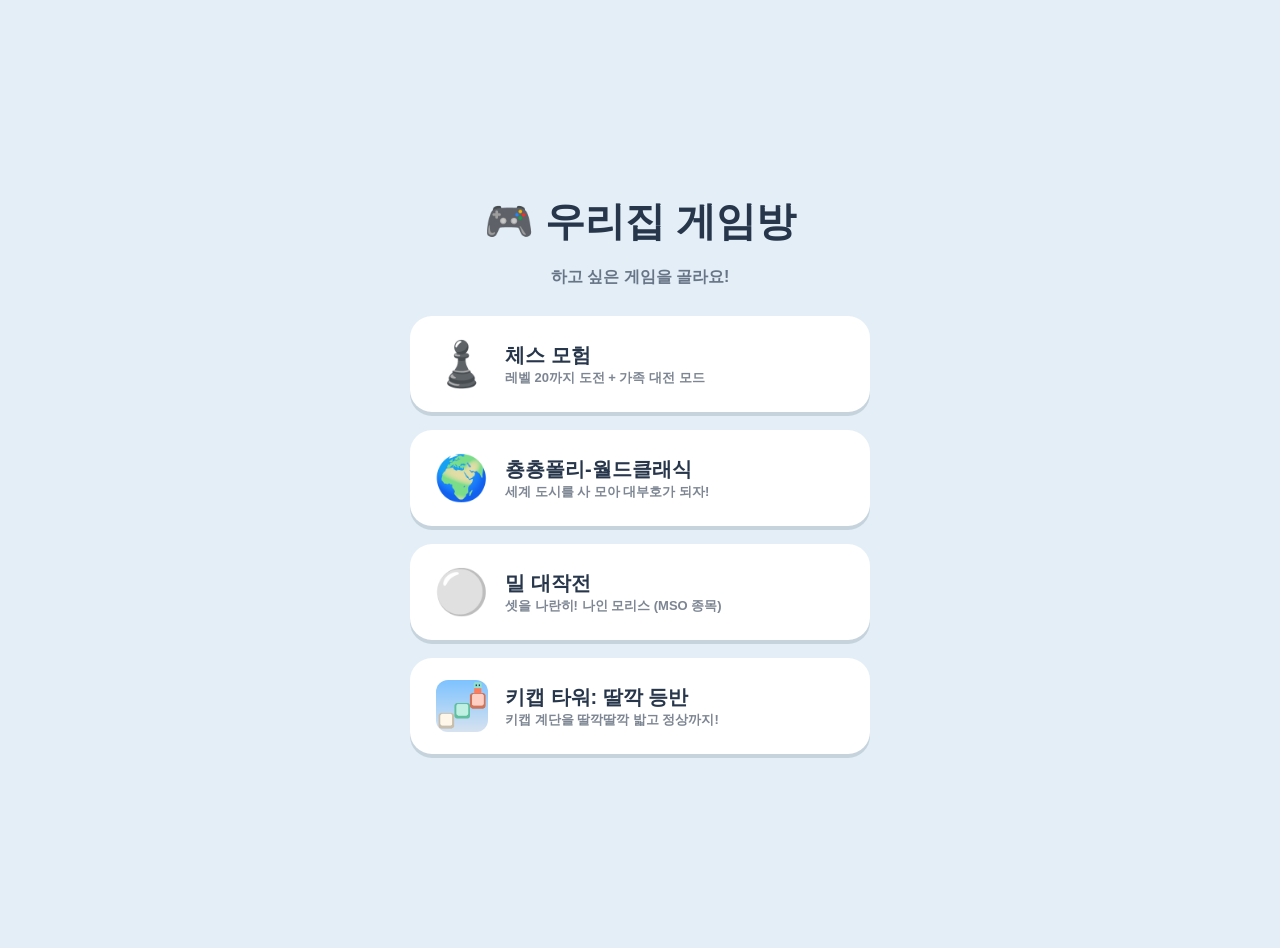
<file: index.html>
<!DOCTYPE html>
<html lang="ko">
<head>
<meta charset="UTF-8">
<meta name="viewport" content="width=device-width, initial-scale=1.0">
<title>우리집 게임방 🎮</title>
<style>
body{margin:0; min-height:100vh; display:flex; flex-direction:column; align-items:center;
  justify-content:center; gap:18px; background:#E3EEF7; padding:24px;
  font-family:"Apple SD Gothic Neo","Malgun Gothic","Noto Sans KR",sans-serif; color:#27364B;}
h1{margin:0; font-size:clamp(26px,6vw,40px);}
p{margin:0 0 10px; opacity:.65; font-weight:700; text-align:center;}
a.game{box-sizing:border-box; display:flex; align-items:center; gap:16px; width:min(92vw,460px);
  background:#fff; border-radius:22px; padding:22px 24px; text-decoration:none; color:inherit;
  box-shadow:0 4px 0 rgba(39,54,75,.15); transition:transform .12s;}
a.game:active{transform:scale(.97);}
a.game .em{font-size:44px;}
a.game b{font-size:20px;}
a.game span{display:block; font-size:13px; opacity:.6; font-weight:700;}
</style>
</head>
<body>
<h1>🎮 우리집 게임방</h1>
<p>하고 싶은 게임을 골라요!</p>
<a class="game" href="./chess.html"><div class="em">♟️</div><div><b>체스 모험</b><span>레벨 20까지 도전 + 가족 대전 모드</span></div></a>
<a class="game" href="./monopoly.html"><div class="em">🌍</div><div><b>춍춍폴리-월드클래식</b><span>세계 도시를 사 모아 대부호가 되자!</span></div></a>
<a class="game" href="./morris.html"><div class="em">⚪</div><div><b>밀 대작전</b><span>셋을 나란히! 나인 모리스 (MSO 종목)</span></div></a>
<a class="game" href="./keycap-tower/"><div class="em"><img src="./keycap-tower/icons/icon-192.png" alt="" width="52" height="52" style="display:block; margin:0 1.5px; border-radius:12px;"></div><div><b>키캡 타워: 딸깍 등반</b><span>키캡 계단을 딸깍딸깍 밟고 정상까지!</span></div></a>
</body>
</html>
</file>
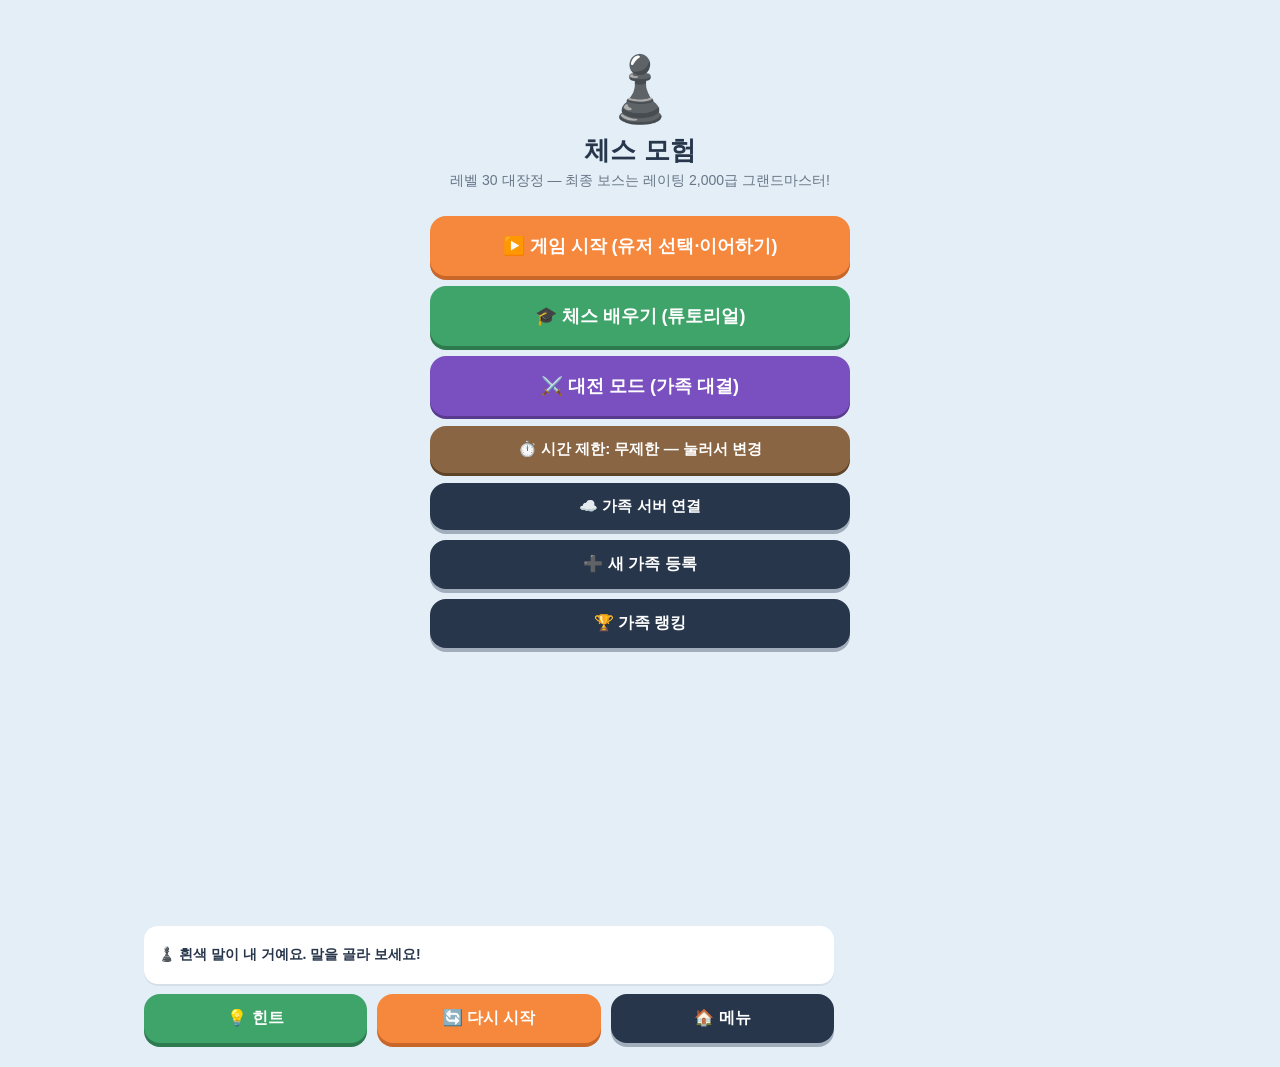
<file: chess.html>
<!DOCTYPE html>
<html lang="ko">
<head>
<meta charset="UTF-8">
<meta name="viewport" content="width=device-width, initial-scale=1.0, user-scalable=no">
<title>체스 모험 — 레벨 30 대장정</title>
<style>
  /* ===== 디자인 토큰 ===== */
  :root{
    --bg:#E3EEF7;          /* 부드러운 하늘색 배경 */
    --card:#FFFFFF;
    --ink:#27364B;         /* 진한 남색 글자 */
    --accent:#F5883C;      /* 에너지 오렌지 */
    --gold:#F2B33D;
    --danger:#E15B5B;
    --success:#3FA46A;
    --sq-light:#F0D9B5;    /* 원목 체스판 밝은 칸 */
    --sq-dark:#B58863;     /* 원목 체스판 어두운 칸 */
    --sel:#F2B33D;
  }
  *{box-sizing:border-box; -webkit-tap-highlight-color:transparent;}
  html,body{margin:0; padding:0;}
  body{
    background:var(--bg);
    color:var(--ink);
    font-family:"Apple SD Gothic Neo","Malgun Gothic","Noto Sans KR",sans-serif;
    display:flex; flex-direction:column; align-items:center;
    min-height:100vh; padding:10px 10px 24px;
    user-select:none; -webkit-user-select:none;
  }
  .wrap{width:100%; max-width:480px; display:flex; flex-direction:column; gap:10px; order:1;}

  /* ===== 사이드 패널 (규칙 / 말 이동 방법) ===== */
  .layout{width:100%; display:flex; flex-direction:column; align-items:center; gap:14px;}
  .side{
    background:var(--card); border-radius:18px; padding:14px 16px;
    width:100%; max-width:480px; box-shadow:0 3px 0 rgba(39,54,75,.1);
    font-size:13px; line-height:1.6;
  }
  .side-title{font-weight:800; font-size:15px; margin-bottom:8px;}
  .side ul{margin:0; padding:0; list-style:none; display:flex; flex-direction:column; gap:7px;}
  #movePanel{order:2;}
  #rulesPanel{order:3;}
  .mi-head{display:flex; align-items:center; gap:10px; margin-bottom:6px;}
  .mi-glyph{font-size:36px; line-height:1;}
  .mi-name{font-size:17px; font-weight:800;}
  .mi-hint{opacity:.6;}
  #rulesPanel{display:none !important;} /* 룰 패널 제거 → 보드 확대 */
  @media (min-width:1000px){
    .layout{
      display:grid; grid-template-columns:minmax(400px, min(820px, calc(100vh - 210px))) 280px;
      align-items:start; justify-content:center; gap:22px;
    }
    .wrap,#movePanel{order:0;}
    .wrap{grid-column:1; max-width:none;}
    #movePanel{grid-column:2; position:sticky; top:16px;}
    .sq{font-size:clamp(26px, 6.8vh, 68px);}
  }
  /* 말 슬라이드 애니메이션 */
  .pc{will-change:transform;}
  /* ===== ⚔️ 대전 모드: 가로 레이아웃 ===== */
  .pvp-badge{display:none;}
  body.pvp #movePanel, body.pvp .foe-card, body.pvp #btnHint{display:none !important;}
  body.pvp .layout{
    display:flex; flex-direction:row; align-items:center; justify-content:center;
    gap:14px; min-height:100vh; padding:8px;
  }
  body.pvp .wrap{max-width:none; width:min(92vw - 220px, calc(100vh - 150px), 820px); order:0;}
  body.pvp .pvp-badge{
    display:flex; flex-direction:column; align-items:center; gap:6px;
    background:var(--card); border-radius:18px; padding:16px 12px; width:104px;
    box-shadow:0 3px 0 rgba(39,54,75,.12); border:3px solid transparent;
    text-align:center; flex-shrink:0;
  }
  body.pvp .pvp-badge.on{border-color:var(--gold); background:#FFF9EC; animation:pvpPulse 1.2s infinite;}
  @keyframes pvpPulse{0%,100%{transform:scale(1);}50%{transform:scale(1.05);}}
  .pb-av{font-size:40px; line-height:1;}
  .pb-nm{font-weight:800; font-size:15px; word-break:keep-all;}
  .pb-cl{font-size:11px; font-weight:800; opacity:.7;}
  .pb-rec{font-size:11px; opacity:.55;}
  #rotateHint{display:none; background:#FFF3E8; border-radius:12px; padding:8px 12px;
    font-size:13px; font-weight:800; text-align:center;}
  @media (orientation:portrait){
    body.pvp #rotateHint{display:block;}
    body.pvp .layout{flex-direction:column;}
    body.pvp .wrap{width:min(96vw, 76vh);}
    body.pvp .pvp-badge{flex-direction:row; width:auto; padding:8px 14px; gap:10px;}
    body.pvp .pb-av{font-size:26px;}
  }

  /* ===== 상대 카드 (시그니처 요소) ===== */
  .foe-card{
    background:var(--card); border-radius:20px; padding:12px 16px;
    display:flex; align-items:center; gap:14px;
    box-shadow:0 3px 0 rgba(39,54,75,.12);
  }
  .foe-emoji{
    font-size:44px; line-height:1;
    background:var(--bg); border-radius:16px; padding:8px;
  }
  .foe-info{flex:1;}
  .foe-name{font-size:19px; font-weight:800;}
  .foe-sub{font-size:12px; opacity:.65; margin-top:2px;}
  .lv-badge{
    background:var(--accent); color:#fff; font-weight:800; font-size:15px;
    border-radius:999px; padding:6px 14px; white-space:nowrap;
  }
  .lv-track{
    height:8px; background:#E7EDF4; border-radius:999px; margin-top:8px; overflow:hidden;
  }
  .lv-fill{height:100%; background:linear-gradient(90deg,var(--gold),var(--accent)); border-radius:999px; transition:width .5s;}

  /* ===== 상태 메시지 ===== */
  .status{
    height:58px; border-radius:14px; padding:8px 14px;
    background:var(--card); font-weight:700; font-size:14px; line-height:1.4;
    display:flex; align-items:center; gap:8px; overflow:hidden;
    box-shadow:0 2px 0 rgba(39,54,75,.08);
    transition:background .2s,color .2s;
  }
  .status.warn{background:#FDECEC; color:var(--danger);}
  .status.good{background:#E9F6EF; color:var(--success);}

  /* ===== 잡은 말 트레이 ===== */
  .tray{height:26px; line-height:26px; font-size:18px; letter-spacing:2px; padding:0 6px; opacity:.85; overflow:hidden; white-space:nowrap;}

  /* ===== 체스판 ===== */
  .board-shell{
    background:#8A6543; padding:8px; border-radius:18px;
    box-shadow:0 5px 0 rgba(39,54,75,.18);
  }
  .board{
    display:grid;
    grid-template-columns:repeat(8,1fr);
    grid-template-rows:repeat(8,1fr);
    width:100%; aspect-ratio:1/1; border-radius:10px; overflow:hidden;
  }
  .sq{
    position:relative; display:flex; align-items:center; justify-content:center;
    font-size:clamp(26px, 9vw, 44px); cursor:pointer;
    min-width:0; min-height:0; overflow:hidden;
  }
  .sq.light{background:var(--sq-light);}
  .sq.dark{background:var(--sq-dark);}
  .sq.lastmove::before{
    content:""; position:absolute; inset:0; background:rgba(242,179,61,.4);
  }
  .sq.selected::before{
    content:""; position:absolute; inset:0;
    box-shadow:inset 0 0 0 4px var(--sel); border-radius:2px;
  }
  .sq.check::before{
    content:""; position:absolute; inset:0; background:rgba(225,91,91,.55);
  }
  .sq .dot{
    position:absolute; width:26%; height:26%; border-radius:50%;
    background:rgba(39,54,75,.35);
  }
  .sq .ring{
    position:absolute; inset:6%; border-radius:50%;
    border:4px solid rgba(39,54,75,.4);
  }
  .sq .hintmark{
    position:absolute; inset:0; box-shadow:inset 0 0 0 4px var(--success); border-radius:2px;
  }
  .pc{position:relative; z-index:2; line-height:1;}
  .pc.w{color:#FFFFFF; text-shadow:0 0 3px #444, 0 2px 3px rgba(0,0,0,.35);}
  .pc.b{color:#2B2B2B; text-shadow:0 2px 3px rgba(0,0,0,.25);}

  @keyframes shake{
    0%,100%{transform:translateX(0);}
    20%{transform:translateX(-6px);} 40%{transform:translateX(6px);}
    60%{transform:translateX(-4px);} 80%{transform:translateX(4px);}
  }
  .sq.shake{animation:shake .35s;}
  @keyframes pop{0%{transform:scale(.4);}70%{transform:scale(1.15);}100%{transform:scale(1);}}
  .pc.pop{animation:pop .25s;}

  /* ===== 버튼 ===== */
  .btnrow{display:flex; gap:10px;}
  .btn{
    flex:1; border:none; border-radius:16px; padding:14px 0;
    font-size:16px; font-weight:800; font-family:inherit; cursor:pointer;
    color:#fff; background:var(--ink);
    box-shadow:0 4px 0 rgba(39,54,75,.35);
  }
  .btn:active{transform:translateY(2px); box-shadow:0 2px 0 rgba(39,54,75,.35);}
  .btn.orange{background:var(--accent); box-shadow:0 4px 0 #C9662A;}
  .btn.green{background:var(--success); box-shadow:0 4px 0 #2C7A4E;}
  .btn:focus-visible{outline:3px solid var(--gold); outline-offset:2px;}

  /* ===== 모달 ===== */
  .overlay{
    position:fixed; inset:0; background:rgba(39,54,75,.55);
    display:none; align-items:center; justify-content:center; z-index:90; padding:20px;
  }
  .overlay.show{display:flex;}
  .modal{
    background:var(--card); border-radius:24px; padding:28px 24px;
    width:100%; max-width:340px; text-align:center;
    animation:pop .3s;
  }
  .modal .big{font-size:56px;}
  .modal h2{margin:10px 0 6px; font-size:24px;}
  .modal p{margin:0 0 18px; font-size:15px; opacity:.75; line-height:1.5;}

  /* 축하 이모지 낙하 */
  .clkon{box-shadow:inset 0 0 0 3px var(--gold); background:#FFF9EC;}
.clklow span{color:var(--danger) !important;}
#clockBar{display:none; gap:8px;}
#clockBar .clkbox{flex:1; background:var(--card); border-radius:12px; padding:7px 12px;
  box-shadow:0 2px 0 rgba(39,54,75,.08);}
#clockBar .clkbox b{display:block; font-size:11px; opacity:.55;}
#clockBar .clkbox span{font-weight:800; font-size:20px; letter-spacing:1px;}
.rvcard{background:#F4F8FB; border-radius:12px; padding:10px 12px; margin:8px 0; text-align:left; font-size:13px; line-height:1.6;}
.rvcard b{font-size:14px;}
#rvNav{display:none; gap:6px;}
#rvNav .btn{flex:1; padding:11px 0;}
.confetti{position:fixed; top:-40px; font-size:26px; z-index:60; pointer-events:none;
    animation:fall linear forwards;}
  @keyframes fall{to{transform:translateY(110vh) rotate(360deg);}}

  /* ===== 상단 바 ===== */
  .topbar{display:flex; gap:10px;}
  .chip{
    flex:1; display:flex; align-items:center; gap:8px; justify-content:center;
    background:var(--card); border:none; border-radius:14px; padding:10px 12px;
    font-family:inherit; font-size:15px; font-weight:800; color:var(--ink);
    box-shadow:0 2px 0 rgba(39,54,75,.1); cursor:pointer;
  }
  .chip:active{transform:translateY(1px);}

  /* ===== 프로필 화면 ===== */
  .screen{
    position:fixed; inset:0; background:var(--bg); z-index:80;
    display:none; flex-direction:column; align-items:center;
    padding:28px 16px; overflow-y:auto;
  }
  .screen.show{display:flex;}
  .screen h1{font-size:26px; margin:6px 0 4px;}
  .screen .sub{font-size:14px; opacity:.65; margin-bottom:18px;}
  .plist{width:100%; max-width:420px; display:flex; flex-direction:column; gap:10px;}
  .pcard{
    display:flex; align-items:center; gap:12px; width:100%;
    background:var(--card); border:none; border-radius:18px; padding:14px 16px;
    font-family:inherit; color:var(--ink); cursor:pointer; text-align:left;
    box-shadow:0 3px 0 rgba(39,54,75,.12);
  }
  .pcard:active{transform:translateY(2px);}
  .pcard .av{font-size:34px;}
  .pcard .nm{font-size:17px; font-weight:800;}
  .pcard .dt{font-size:12px; opacity:.65; margin-top:2px;}
  .pcard .del{
    margin-left:auto; border:none; background:#F1F4F8; color:#98A6B8;
    border-radius:10px; width:34px; height:34px; font-size:15px; cursor:pointer;
    flex-shrink:0;
  }
  .avgrid{display:grid; grid-template-columns:repeat(6,1fr); gap:8px; width:100%; margin:10px 0;}
  .avbtn{
    font-size:26px; background:var(--card); border:3px solid transparent;
    border-radius:14px; padding:8px 0; cursor:pointer;
  }
  .avbtn.sel{border-color:var(--accent); background:#FFF3E8;}
  .nameinput{
    width:100%; border:3px solid #D6E0EA; border-radius:14px;
    padding:12px 14px; font-size:17px; font-family:inherit; font-weight:700;
    color:var(--ink); background:var(--card); outline:none;
  }
  .nameinput:focus{border-color:var(--accent);}

  /* ===== 랭킹 ===== */
  .ranklist{display:flex; flex-direction:column; gap:8px; margin:14px 0; max-height:50vh; overflow-y:auto;}
  .rankrow{
    display:flex; align-items:center; gap:10px; background:#F4F8FB;
    border-radius:14px; padding:10px 12px; text-align:left;
  }
  .rankrow.me{background:#FFF3E8; box-shadow:inset 0 0 0 2px var(--gold);}
  .rankrow .medal{font-size:20px; width:28px; text-align:center; font-weight:800; flex-shrink:0;}
  .rankrow .rnm{font-size:15px; font-weight:800;}
  .rankrow .rdt{font-size:12px; opacity:.65; margin-top:1px;}
  .rankrow .rlv{margin-left:auto; font-weight:800; color:var(--accent); font-size:14px; white-space:nowrap;}

  @media (prefers-reduced-motion: reduce){
    *{animation:none !important; transition:none !important;}
  }
</style>
</head>
<body>
<div class="layout">

<aside class="side" id="rulesPanel">
  <div class="side-title">📜 꼭 알아둘 규칙</div>
  <ul>
    <li>✋ <b>터치무브</b>: 한 번 고른 말은 절대 바꿀 수 없어요! (진짜 체스 대회 규칙)</li>
    <li>🚫 갈 수 없는 칸을 누르면 <b>삑! 소리</b>가 나고 움직일 수 없어요.</li>
    <li>👑 폰이 상대 <b>맨 끝줄</b>에 도착하면 바로 <b>퀸으로 변신</b>해요!</li>
    <li>⚔️ <b>체크</b>: 내 킹이 공격받으면 반드시 킹부터 구해야 해요.</li>
    <li>🏰 <b>캐슬링</b>: 킹과 룩이 한 번도 안 움직였다면, 킹이 2칸 옆으로 가는 특별 이동을 할 수 있어요.</li>
    <li>👻 <b>앙파상</b>: 상대 폰이 2칸 전진한 <b>바로 다음 수</b>에만, 내 폰이 옆으로 지나가며 잡을 수 있어요.</li>
    <li>🤝 움직일 수 있는 말이 없는데 체크도 아니면 <b>무승부</b>예요.</li>
  </ul>
</aside>

<div class="pvp-badge" id="pvpLeft"></div>

<div class="wrap">

  <div id="rotateHint">📱 대전 모드는 화면을 가로로 돌리면 더 시원해요!</div>

  <div class="topbar">
    <button class="chip" id="chipPlayer">👤 플레이어</button>
    <button class="chip" id="chipRank">🏆 랭킹</button>
  </div>

  <div class="foe-card">
    <div class="foe-emoji" id="foeEmoji">🐣</div>
    <div class="foe-info">
      <div class="foe-name" id="foeName">병아리 초코</div>
      <div class="foe-sub" id="foeSub">첫 번째 상대야! 이기면 다음 친구가 기다려.</div>
      <div class="lv-track"><div class="lv-fill" id="lvFill" style="width:5%"></div></div>
    </div>
    <div class="lv-badge" id="lvBadge">Lv.1</div>
  </div>

  <div class="tray" id="trayTop"></div>

  <div class="board-shell"><div class="board" id="board"></div></div>

  <div class="tray" id="trayBottom"></div>

  <div id="clockBar">
    <div class="clkbox" id="clkB"><b>⬛ 상대 시간</b><span id="clkBt">--:--</span></div>
    <div class="clkbox" id="clkW"><b>⬜ 내 시간</b><span id="clkWt">--:--</span></div>
  </div>
  <div class="status" id="status">♟️ 흰색 말이 내 거예요. 말을 골라 보세요!</div>

  <div class="btnrow">
    <button class="btn green" id="btnHint">💡 힌트</button>
    <button class="btn orange" id="btnNew">🔄 다시 시작</button>
    <button class="btn" id="btnMenu">🏠 메뉴</button>
    <button class="btn" id="btnReview" style="display:none;background:#3F7FD6;box-shadow:0 3px 0 #2C5FA6;">📊 복기</button>
  </div>
  <div class="btnrow" id="rvNav">
    <button class="btn" id="rvFirst">⏮</button>
    <button class="btn" id="rvPrev">◀</button>
    <button class="btn" id="rvNext">▶</button>
    <button class="btn" id="rvLast">⏭</button>
    <button class="btn red" id="rvExit">✖ 종료</button>
  </div>
</div>

<aside class="side" id="movePanel">
  <div class="side-title">🧭 이 말은 어떻게 움직일까?</div>
  <div id="moveInfo"><div class="mi-hint">말을 고르면 여기에 움직이는 방법이 나와요!</div></div>
</aside>

<div class="pvp-badge" id="pvpRight"></div>

<!-- 복기 요약 -->
<div class="overlay" id="reviewOverlay">
  <div class="modal">
    <div class="big">📊</div>
    <h2>이번 판 복기</h2>
    <div id="rvChartBox" style="background:#F4F8FB;border-radius:12px;padding:8px;"></div>
    <div id="rvCards"></div>
    <button class="btn green" id="rvPlay" style="width:100%;margin-bottom:8px;">🔍 판에서 한 수씩 돌려보기</button>
    <button class="btn" id="rvClose" style="width:100%;">닫기</button>
  </div>
</div>

</div><!-- /layout -->

<!-- 메인 메뉴 화면 -->
<div class="screen" id="menuScreen" style="z-index:82;">
  <div style="font-size:64px;margin-top:24px;">♟️</div>
  <h1>체스 모험</h1>
  <div class="sub">레벨 30 대장정 — 최종 보스는 레이팅 2,000급 그랜드마스터!</div>
  <div class="plist" style="margin-top:8px;">
    <button class="btn orange" id="menuPlay" style="width:100%;padding:18px 0;font-size:18px;">▶️ 게임 시작 (유저 선택·이어하기)</button>
    <button class="btn green" id="menuTut" style="width:100%;padding:18px 0;font-size:18px;">🎓 체스 배우기 (튜토리얼)</button>
    <button class="btn" id="menuPvp" style="width:100%;padding:18px 0;font-size:18px;background:#7A4FBF;box-shadow:0 3px 0 #5A3A8E;">⚔️ 대전 모드 (가족 대결)</button>
    <button class="btn" id="menuClock" style="width:100%;padding:14px 0;font-size:15px;background:#8A6543;box-shadow:0 3px 0 #5F4326;"></button>
    <button class="btn" id="menuCloud" style="width:100%;padding:14px 0;font-size:15px;">☁️ 가족 서버 연결</button>
    <button class="btn" id="menuAdd" style="width:100%;">➕ 새 가족 등록</button>
    <button class="btn" id="menuRank" style="width:100%;">🏆 가족 랭킹</button>
  </div>
</div>

<!-- 프로필 선택/등록 화면 -->
<div class="screen" id="pScreen">
  <h1>♟️ 체스 모험</h1>
  <div class="sub">누가 플레이할까요?</div>
  <div class="plist" id="pList"></div>
  <div id="pNew" style="width:100%;max-width:420px;display:none;margin-top:14px;">
    <input class="nameinput" id="pName" maxlength="8" placeholder="이름을 입력해요 (8글자까지)">
    <div class="avgrid" id="avGrid"></div>
    <button class="btn green" id="pCreate" style="width:100%">✅ 등록하고 시작!</button>
  </div>
  <button class="btn orange" id="pAddBtn" style="width:100%;max-width:420px;margin-top:14px;">➕ 새 가족 등록</button>
  <button class="btn" id="pBack" style="width:100%;max-width:420px;margin-top:10px;">← 메뉴로</button>
</div>

<!-- 랭킹 모달 -->
<div class="overlay" id="rankOverlay">
  <div class="modal">
    <div class="big">🏆</div>
    <h2>가족 랭킹</h2>
    <p style="margin-bottom:0;">레벨 순 · 같으면 <b>레벨업 과정에서 잡은 말</b> 순!<br><span style="font-size:12px;opacity:.6;">(같은 레벨 반복 승리·패배한 판의 잡은 말은 랭킹에 안 들어가요)</span></p>
    <div class="ranklist" id="rankList"></div>
    <button class="btn orange" id="rankClose" style="width:100%">닫기</button>
  </div>
</div>

<!-- 가족 서버 연결 모달 -->
<div class="overlay" id="cloudOverlay">
  <div class="modal">
    <div class="big">☁️</div>
    <h2>가족 서버 연결</h2>
    <p style="font-size:13px;">모든 기기에서 <b>같은 가족 코드</b>를 입력하면 프로필·전적·랭킹이 하나로 합쳐져요. 체스와 춍춍폴리가 코드를 공유해요.</p>
    <p id="cloudStatus" style="font-weight:800;font-size:14px;"></p>
    <input id="cloudCode" type="password" maxlength="30" placeholder="우리끼리 정한 암호"
      style="width:100%;border:3px solid #D6E0EA;border-radius:12px;padding:12px;font-family:inherit;font-size:16px;box-sizing:border-box;margin-bottom:10px;">
    <button class="btn green" id="cloudConnect" style="width:100%;margin-bottom:8px;">🔗 연결하기</button>
    <button class="btn" id="cloudTest" style="width:100%;margin-bottom:8px;">📡 연결 테스트</button>
    <button class="btn red" id="cloudOff" style="width:100%;margin-bottom:8px;">🔌 연결 해제</button>
    <button class="btn" id="cloudClose" style="width:100%">닫기</button>
  </div>
</div>

<!-- 대전 상대 선택 모달 -->
<div class="overlay" id="pvpOverlay">
  <div class="modal">
    <div class="big">⚔️</div>
    <h2 id="pvpTitle">첫 번째 플레이어</h2>
    <p style="margin-bottom:0;font-size:13px;">등록된 가족 중에서 골라요. 선공(흰색)은 랜덤으로 정해져요! 🎲</p>
    <div class="ranklist" id="pvpList"></div>
    <button class="btn" id="pvpCancel" style="width:100%">취소</button>
  </div>
</div>

<!-- 결과 모달 -->
<div class="overlay" id="overlay">
  <div class="modal">
    <div class="big" id="mEmoji">🎉</div>
    <h2 id="mTitle">승리!</h2>
    <p id="mText"></p>
    <button class="btn orange" id="mBtn" style="width:100%">다음 레벨로!</button>
  </div>
</div>

<script>
"use strict";
/* =========================================================
   체스 모험 — 만 8세용 20레벨 체스 게임 (자체 엔진)
   규칙: 터치무브(고른 말 변경 불가), 잘못된 이동 시 경고음+차단
   ========================================================= */

/* ---------- 20명의 상대 캐릭터 ---------- */
const MAXLV=30;
const FOES = [
  ["🐣","병아리 초코","이제 막 체스를 배웠대!"],
  ["🐰","토끼 통통","깡충깡충, 실수를 자주 해."],
  ["🐹","햄스터 도토리","말을 아무 데나 움직여."],
  ["🐶","강아지 몽실","가끔 좋은 수를 둬!"],
  ["🐱","고양이 나비","말 잡는 걸 좋아해."],
  ["🦊","여우 새침이","조금씩 꾀를 부리기 시작해."],
  ["🐼","판다 만두","느긋하지만 만만치 않아."],
  ["🐨","코알라 꾸벅이","졸다가도 좋은 수를 둬."],
  ["🦉","부엉이 밤톨","두 수 앞을 내다봐."],
  ["🐺","늑대 회색이","공격을 좋아하는 상대야."],
  ["🦅","독수리 창공","판 전체를 넓게 봐."],
  ["🦁","사자 용맹이","왕을 잘 지켜야 해!"],
  ["🐯","호랑이 번개","빠르고 날카로운 공격!"],
  ["🐻","곰 우람이","튼튼한 수비가 특기야."],
  ["🦈","상어 이빨이","실수하면 바로 문다!"],
  ["🐙","문어 천재","여덟 개의 다리로 여덟 수를 생각해."],
  ["🦖","공룡 렉스","엄청나게 강해졌어!"],
  ["🧙","마법사 모모","세 수, 네 수 앞을 읽어."],
  ["🤖","로봇 알파","계산이 아주 정확해."],
  ["🐉","전설의 용","마지막 상대! 체스 챔피언에 도전!"],
  ["🥋","검은띠 사범","기본기가 아주 탄탄해."],
  ["🧙","마법사 모리","몇 수 앞을 내다봐!"],
  ["🤖","알파봇","계산이 정확해지기 시작했어."],
  ["🦾","강철 기사","실수를 거의 안 해."],
  ["👺","도깨비 고수","수읽기가 무시무시해."],
  ["🧛","밤의 백작","함정을 파고 기다려."],
  ["🐲","흑룡","전략의 화신!"],
  ["👑","체스 여왕","대회 우승자 수준!"],
  ["🌌","은하 챔피언","거의 완벽한 계산!"],
  ["🏆","그랜드마스터","최종 보스! 목표 레이팅 2,000!"]
];

/* ---------- 말 표시 ---------- */
const GLYPH = {K:"♚",Q:"♛",R:"♜",B:"♝",N:"♞",P:"♟",
               k:"♚",q:"♛",r:"♜",b:"♝",n:"♞",p:"♟"};
const VAL = {P:100,N:320,B:330,R:500,Q:900,K:20000};

/* ---------- 기물 위치 점수표 (백 기준, index 0 = a8) ---------- */
const PST = {
P:[0,0,0,0,0,0,0,0, 50,50,50,50,50,50,50,50, 10,10,20,30,30,20,10,10,
   5,5,10,25,25,10,5,5, 0,0,0,20,20,0,0,0, 5,-5,-10,0,0,-10,-5,5,
   5,10,10,-20,-20,10,10,5, 0,0,0,0,0,0,0,0],
N:[-50,-40,-30,-30,-30,-30,-40,-50, -40,-20,0,0,0,0,-20,-40,
   -30,0,10,15,15,10,0,-30, -30,5,15,20,20,15,5,-30,
   -30,0,15,20,20,15,0,-30, -30,5,10,15,15,10,5,-30,
   -40,-20,0,5,5,0,-20,-40, -50,-40,-30,-30,-30,-30,-40,-50],
B:[-20,-10,-10,-10,-10,-10,-10,-20, -10,0,0,0,0,0,0,-10,
   -10,0,5,10,10,5,0,-10, -10,5,5,10,10,5,5,-10,
   -10,0,10,10,10,10,0,-10, -10,10,10,10,10,10,10,-10,
   -10,5,0,0,0,0,5,-10, -20,-10,-10,-10,-10,-10,-10,-20],
R:[0,0,0,0,0,0,0,0, 5,10,10,10,10,10,10,5, -5,0,0,0,0,0,0,-5,
   -5,0,0,0,0,0,0,-5, -5,0,0,0,0,0,0,-5, -5,0,0,0,0,0,0,-5,
   -5,0,0,0,0,0,0,-5, 0,0,0,5,5,0,0,0],
Q:[-20,-10,-10,-5,-5,-10,-10,-20, -10,0,0,0,0,0,0,-10,
   -10,0,5,5,5,5,0,-10, -5,0,5,5,5,5,0,-5,
   0,0,5,5,5,5,0,-5, -10,5,5,5,5,5,0,-10,
   -10,0,5,0,0,0,0,-10, -20,-10,-10,-5,-5,-10,-10,-20],
K:[-30,-40,-40,-50,-50,-40,-40,-30, -30,-40,-40,-50,-50,-40,-40,-30,
   -30,-40,-40,-50,-50,-40,-40,-30, -30,-40,-40,-50,-50,-40,-40,-30,
   -20,-30,-30,-40,-40,-30,-30,-20, -10,-20,-20,-20,-20,-20,-20,-10,
   20,20,0,0,0,0,20,20, 20,30,10,0,0,10,30,20]
};

const KN = [[-2,-1],[-2,1],[-1,-2],[-1,2],[1,-2],[1,2],[2,-1],[2,1]];
const KD = [[-1,-1],[-1,0],[-1,1],[0,-1],[0,1],[1,-1],[1,0],[1,1]];
const BD = [[-1,-1],[-1,1],[1,-1],[1,1]];
const RD = [[-1,0],[1,0],[0,-1],[0,1]];

const isW = p => p >= "A" && p <= "Z";

/* ---------- 게임 상태 ---------- */
let st;                      // {b, turn, cr, ep, kW, kB}
function newState(){
  const b = new Array(64).fill(null);
  const back = ["r","n","b","q","k","b","n","r"];
  for(let c=0;c<8;c++){
    b[c]=back[c]; b[8+c]="p";
    b[48+c]="P"; b[56+c]=back[c].toUpperCase();
  }
  return {b, turn:"w", cr:{K:true,Q:true,k:true,q:true}, ep:-1, kW:60, kB:4};
}

/* ---------- 공격 판정 ---------- */
function attacked(b, sq, byWhite){
  const r = sq>>3, c = sq&7;
  // 폰
  if(byWhite){
    if(r+1<8 && c-1>=0 && b[(r+1)*8+c-1]==="P") return true;
    if(r+1<8 && c+1<8  && b[(r+1)*8+c+1]==="P") return true;
  }else{
    if(r-1>=0 && c-1>=0 && b[(r-1)*8+c-1]==="p") return true;
    if(r-1>=0 && c+1<8  && b[(r-1)*8+c+1]==="p") return true;
  }
  // 나이트
  for(const [dr,dc] of KN){
    const nr=r+dr, nc=c+dc;
    if(nr<0||nr>7||nc<0||nc>7) continue;
    const p=b[nr*8+nc];
    if(p && p===(byWhite?"N":"n")) return true;
  }
  // 킹
  for(const [dr,dc] of KD){
    const nr=r+dr, nc=c+dc;
    if(nr<0||nr>7||nc<0||nc>7) continue;
    const p=b[nr*8+nc];
    if(p && p===(byWhite?"K":"k")) return true;
  }
  // 비숍/퀸 대각선
  for(const [dr,dc] of BD){
    let nr=r+dr, nc=c+dc;
    while(nr>=0&&nr<8&&nc>=0&&nc<8){
      const p=b[nr*8+nc];
      if(p){
        if(byWhite ? (p==="B"||p==="Q") : (p==="b"||p==="q")) return true;
        break;
      }
      nr+=dr; nc+=dc;
    }
  }
  // 룩/퀸 직선
  for(const [dr,dc] of RD){
    let nr=r+dr, nc=c+dc;
    while(nr>=0&&nr<8&&nc>=0&&nc<8){
      const p=b[nr*8+nc];
      if(p){
        if(byWhite ? (p==="R"||p==="Q") : (p==="r"||p==="q")) return true;
        break;
      }
      nr+=dr; nc+=dc;
    }
  }
  return false;
}
const inCheck = (s, whiteSide) => attacked(s.b, whiteSide?s.kW:s.kB, !whiteSide);

/* ---------- 수 생성 (의사 합법수) ---------- */
function genPseudo(s){
  const b=s.b, white=(s.turn==="w"), out=[];
  for(let i=0;i<64;i++){
    const p=b[i];
    if(!p || isW(p)!==white) continue;
    const r=i>>3, c=i&7, u=p.toUpperCase();
    if(u==="P"){
      const dir = white?-1:1, startR = white?6:1, promoR = white?0:7;
      const one=(r+dir)*8+c;
      if(r+dir>=0 && r+dir<8 && !b[one]){
        out.push({f:i,t:one,p, promo:(r+dir===promoR)?(white?"Q":"q"):null});
        const two=(r+2*dir)*8+c;
        if(r===startR && !b[two]) out.push({f:i,t:two,p,flag:"d"});
      }
      for(const dc of [-1,1]){
        const nc=c+dc, nr=r+dir;
        if(nc<0||nc>7||nr<0||nr>7) continue;
        const t=nr*8+nc, q=b[t];
        if(q && isW(q)!==white)
          out.push({f:i,t,p,cap:q, promo:(nr===promoR)?(white?"Q":"q"):null});
        else if(!q && t===s.ep)
          out.push({f:i,t,p,flag:"e"});
      }
    }else if(u==="N"||u==="K"){
      const dirs = u==="N"?KN:KD;
      for(const [dr,dc] of dirs){
        const nr=r+dr, nc=c+dc;
        if(nr<0||nr>7||nc<0||nc>7) continue;
        const t=nr*8+nc, q=b[t];
        if(!q || isW(q)!==white) out.push({f:i,t,p,cap:q||null});
      }
      if(u==="K"){ // 캐슬링
        if(white && i===60){
          if(s.cr.K && !b[61]&&!b[62] && b[63]==="R" &&
             !attacked(b,60,false)&&!attacked(b,61,false)&&!attacked(b,62,false))
            out.push({f:60,t:62,p,flag:"c"});
          if(s.cr.Q && !b[57]&&!b[58]&&!b[59] && b[56]==="R" &&
             !attacked(b,60,false)&&!attacked(b,59,false)&&!attacked(b,58,false))
            out.push({f:60,t:58,p,flag:"c"});
        }else if(!white && i===4){
          if(s.cr.k && !b[5]&&!b[6] && b[7]==="r" &&
             !attacked(b,4,true)&&!attacked(b,5,true)&&!attacked(b,6,true))
            out.push({f:4,t:6,p,flag:"c"});
          if(s.cr.q && !b[1]&&!b[2]&&!b[3] && b[0]==="r" &&
             !attacked(b,4,true)&&!attacked(b,3,true)&&!attacked(b,2,true))
            out.push({f:4,t:2,p,flag:"c"});
        }
      }
    }else{
      const dirs = u==="B"?BD : u==="R"?RD : KD; // Q는 8방향
      for(const [dr,dc] of dirs){
        let nr=r+dr, nc=c+dc;
        while(nr>=0&&nr<8&&nc>=0&&nc<8){
          const t=nr*8+nc, q=b[t];
          if(!q){ out.push({f:i,t,p}); }
          else{ if(isW(q)!==white) out.push({f:i,t,p,cap:q}); break; }
          nr+=dr; nc+=dc;
        }
      }
    }
  }
  return out;
}

/* ---------- 수 적용 / 되돌리기 ---------- */
function applyMove(s, m){
  const b=s.b, white=isW(m.p);
  const u = {cap:b[m.t], ep:s.ep, cr:{...s.cr}, kW:s.kW, kB:s.kB, capIdx:-1};
  b[m.t] = m.promo ? m.promo : m.p;
  b[m.f] = null;
  if(m.flag==="e"){
    const ci = m.t + (white?8:-8);
    u.cap = b[ci]; u.capIdx = ci; b[ci]=null;
  }
  if(m.flag==="c"){
    if(m.t===62){ b[61]="R"; b[63]=null; }
    else if(m.t===58){ b[59]="R"; b[56]=null; }
    else if(m.t===6){ b[5]="r"; b[7]=null; }
    else if(m.t===2){ b[3]="r"; b[0]=null; }
  }
  s.ep = (m.flag==="d") ? (m.f+m.t)/2 : -1;
  if(m.p==="K"){ s.cr.K=false; s.cr.Q=false; s.kW=m.t; }
  if(m.p==="k"){ s.cr.k=false; s.cr.q=false; s.kB=m.t; }
  for(const sq of [m.f, m.t]){
    if(sq===63) s.cr.K=false;
    if(sq===56) s.cr.Q=false;
    if(sq===7)  s.cr.k=false;
    if(sq===0)  s.cr.q=false;
  }
  s.turn = white ? "b" : "w";
  return u;
}
function undoMove(s, m, u){
  const b=s.b, white=isW(m.p);
  b[m.f]=m.p;
  b[m.t]=null;
  if(u.capIdx>=0){ b[u.capIdx]=u.cap; }
  else if(u.cap){ b[m.t]=u.cap; }
  if(m.flag==="c"){
    if(m.t===62){ b[63]="R"; b[61]=null; }
    else if(m.t===58){ b[56]="R"; b[59]=null; }
    else if(m.t===6){ b[7]="r"; b[5]=null; }
    else if(m.t===2){ b[0]="r"; b[3]=null; }
  }
  s.ep=u.ep; s.cr=u.cr; s.kW=u.kW; s.kB=u.kB;
  s.turn = white ? "w" : "b";
}
function genLegal(s){
  const white=(s.turn==="w");
  return genPseudo(s).filter(m=>{
    const u=applyMove(s,m);
    const ok=!inCheck(s,white);
    undoMove(s,m,u);
    return ok;
  });
}

/* ---------- 평가 & 탐색 (AI 두뇌) ---------- */
function evaluate(s){
  let sc=0;
  for(let i=0;i<64;i++){
    const p=s.b[i];
    if(!p) continue;
    const u=p.toUpperCase(), v=VAL[u]+PST[u][isW(p)?i:(i^56)];
    sc += isW(p)? v : -v;
  }
  return sc; // 백 기준
}
const sideEval = s => (s.turn==="w"?1:-1)*evaluate(s);

function orderMoves(moves){
  moves.sort((a,b)=>{
    const av = a.cap? VAL[a.cap.toUpperCase()]-VAL[a.p.toUpperCase()]/10 : -1;
    const bv = b.cap? VAL[b.cap.toUpperCase()]-VAL[b.p.toUpperCase()]/10 : -1;
    return bv-av;
  });
  return moves;
}
function qsearch(s, alpha, beta, qd){
  const stand=sideEval(s);
  if(stand>=beta) return beta;
  if(stand>alpha) alpha=stand;
  if(qd<=0) return alpha;
  const caps=genLegal(s).filter(m=>m.cap||m.flag==="e");
  orderMoves(caps);
  for(const m of caps){
    const u=applyMove(s,m);
    const sc=-qsearch(s,-beta,-alpha,qd-1);
    undoMove(s,m,u);
    if(sc>=beta) return beta;
    if(sc>alpha) alpha=sc;
  }
  return alpha;
}
function negamax(s, depth, alpha, beta, ply){
  const moves=genLegal(s);
  if(moves.length===0)
    return inCheck(s, s.turn==="w") ? -100000+ply : 0;
  if(depth<=0) return qsearch(s, alpha, beta, 4);
  orderMoves(moves);
  for(const m of moves){
    const u=applyMove(s,m);
    const sc=-negamax(s,depth-1,-beta,-alpha,ply+1);
    undoMove(s,m,u);
    if(sc>=beta) return beta;
    if(sc>alpha) alpha=sc;
  }
  return alpha;
}

/* 레벨 → AI 강도 매핑 */
/* (구) aiDepth — lvCfg로 대체됨 */
function aiRandomChance(lv){
  return lv<=2?0.7 : lv<=4?0.45 : lv<=6?0.28 : lv<=8?0.15 : lv<=10?0.07 : 0;
}
/* ===== 🚀 강화 엔진: 반복 심화 + 치환표 + 킬러/히스토리 정렬 + 체크 연장 ===== */
const _rng=(()=>{let a=0x9E3779B9;return()=>{a|=0;a=(a+0x6D2B79F5)|0;let t=Math.imul(a^(a>>>15),1|a);t=(t+Math.imul(t^(t>>>7),61|t))^t;return ((t^(t>>>14))>>>0);};})();
const ZP={},ZP2={};
"PNBRQKpnbrqk".split("").forEach(p=>{ZP[p]=Array.from({length:64},()=>_rng());ZP2[p]=Array.from({length:64},()=>_rng());});
const ZT=_rng(),ZT2=_rng();
function zkey(s){let h1=0,h2=0;for(let i=0;i<64;i++){const p=s.b[i];if(p){h1^=ZP[p][i];h2^=ZP2[p][i];}}
  if(s.turn==="b"){h1^=ZT;h2^=ZT2;} return [h1|0,h2|0];}
let TT=new Map(),KIL=[],HIS=new Int32Array(4096),NODES=0,ENDT=0,ABORT=false;
function ordScore(s,m,ttm,ply){
  if(ttm&&m.f===ttm.f&&m.t===ttm.t)return 1e9;
  const cap=s.b[m.t];
  if(cap||m.flag==="e")return 1e6+(cap?VAL[cap.toUpperCase()]:100)*10-VAL[s.b[m.f].toUpperCase()];
  const K=KIL[ply];
  if(K&&((K[0]&&K[0].f===m.f&&K[0].t===m.t)||(K[1]&&K[1].f===m.f&&K[1].t===m.t)))return 9e5;
  return HIS[m.f*64+m.t]|0;
}
function search2(s,depth,alpha,beta,ply){
  if(((++NODES)&1023)===0 && Date.now()>ENDT){ABORT=true;return alpha;}
  const inChk=inCheck(s,s.turn==="w");
  if(inChk&&ply<48)depth++;
  const moves=genLegal(s);
  if(moves.length===0)return inChk?-100000+ply:0;
  if(depth<=0)return qsearch(s,alpha,beta,6);
  const zz=zkey(s), h1=zz[0], h2=zz[1];
  const e=TT.get(h1);
  let ttm=null;
  if(e&&e.h2===h2){
    if(e.d>=depth){
      if(e.fl===0)return e.sc;
      if(e.fl<0&&e.sc<=alpha)return alpha;
      if(e.fl>0&&e.sc>=beta)return beta;
    }
    ttm=e.bm;
  }
  moves.sort((a,b)=>ordScore(s,b,ttm,ply)-ordScore(s,a,ttm,ply));
  let best=-Infinity,bm=null,fl=-1;
  for(const m of moves){
    const u=applyMove(s,m);
    const sc=-search2(s,depth-1,-beta,-alpha,ply+1);
    undoMove(s,m,u);
    if(ABORT)return alpha;
    if(sc>best){best=sc;bm=m;}
    if(best>alpha){alpha=best;fl=0;}
    if(alpha>=beta){
      fl=1;
      if(!s.b[m.t]&&m.flag!=="e"){const K=KIL[ply]=KIL[ply]||[];K[1]=K[0];K[0]=m;HIS[m.f*64+m.t]+=depth*depth;}
      break;
    }
  }
  if(TT.size>250000)TT.clear();
  TT.set(h1,{h2,d:depth,sc:best,fl,bm});
  return best;
}
function chooseTimed(ms){
  TT.clear();KIL=[];HIS.fill(0);ABORT=false;NODES=0;
  ENDT=Date.now()+ms;
  const moves=genLegal(st);
  if(!moves.length)return null;
  let best=moves[0];
  for(let d=1;d<=12;d++){
    let curBest=null,curSc=-Infinity,done=true;
    moves.sort((a,b)=>((b.f===best.f&&b.t===best.t)?1:0)-((a.f===best.f&&a.t===best.t)?1:0));
    for(const m of moves){
      const u=applyMove(st,m);
      const sc=-search2(st,d-1,-100000,100000,1);
      undoMove(st,m,u);
      if(ABORT){done=false;break;}
      if(sc>curSc){curSc=sc;curBest=m;}
    }
    if(done&&curBest)best=curBest;
    if(ABORT||Date.now()>ENDT)break;
  }
  return best;
}
/* ===== 레벨 1~30 난이도 설정 ===== */
function lvCfg(lv){
  if(lv<=12){
    const depth=lv<=4?1:lv<=10?2:3;
    const rand=[0.5,0.4,0.3,0.22, 0.18,0.14,0.10,0.07, 0.05,0.03,0.02,0][lv-1];
    const margin=Math.max(0,13-lv)*14;
    return {fixed:depth,rand,margin};
  }
  const ms=[260,360,470,600, 760,940,1140,1360, 1600,1850,2100,2350, 2600,2850,3100,3350,3600,3900][lv-13];
  return {ms,rand:0,margin:lv<=16?(17-lv)*8:0};
}
function chooseAiMove(lv){
  const cfg=lvCfg(lv);
  const moves=genLegal(st);
  if(moves.length===0) return null;
  if(cfg.rand && Math.random()<cfg.rand)
    return moves[Math.floor(Math.random()*moves.length)];
  if(cfg.fixed){ // 레벨 1~12: 고정 깊이 + 관대한 수 선택
    const scored=[];
    for(const m of moves){
      const u=applyMove(st,m);
      const sc=-negamax(st,cfg.fixed-1,-100000,100000,1);
      undoMove(st,m,u);
      scored.push({m,sc});
    }
    scored.sort((a,b)=>b.sc-a.sc);
    const pool=scored.filter(x=>x.sc>=scored[0].sc-cfg.margin);
    return pool[Math.floor(Math.random()*pool.length)].m;
  }
  // 레벨 13+: 시간제 반복 심화 탐색
  const best=chooseTimed(cfg.ms);
  if(cfg.margin){ // 13~16: 최선 근처의 수 중 하나를 선택 (약간의 인간미)
    const scored=[];
    for(const m of moves){
      const u=applyMove(st,m);
      const sc=-negamax(st,1,-100000,100000,1);
      undoMove(st,m,u);
      scored.push({m,sc});
    }
    scored.sort((a,b)=>b.sc-a.sc);
    const pool=scored.filter(x=>x.sc>=scored[0].sc-cfg.margin).map(x=>x.m);
    if(best&&!pool.some(m=>m.f===best.f&&m.t===best.t))pool.push(best);
    return pool[Math.floor(Math.random()*pool.length)];
  }
  return best||moves[0];
}

/* ---------- 소리 (Web Audio) ---------- */
let AC=null;
function audio(){ try{ if(!AC) AC=new (window.AudioContext||window.webkitAudioContext)(); }catch(e){} return AC; }
function tone(freq, dur, type, vol, when){
  try{
    const ctx=audio(), o=ctx.createOscillator(), g=ctx.createGain();
    o.type=type; o.frequency.value=freq;
    g.gain.setValueAtTime(vol, ctx.currentTime+when);
    g.gain.exponentialRampToValueAtTime(0.001, ctx.currentTime+when+dur);
    o.connect(g); g.connect(ctx.destination);
    o.start(ctx.currentTime+when); o.stop(ctx.currentTime+when+dur+0.02);
  }catch(e){}
}
const sndMove    = ()=>tone(340,0.07,"square",0.15,0);
const sndCapture = ()=>{tone(300,0.06,"square",0.18,0); tone(430,0.08,"square",0.18,0.06);};
const sndWarn    = ()=>{tone(160,0.12,"sawtooth",0.22,0); tone(120,0.16,"sawtooth",0.22,0.12);};
const sndCheck   = ()=>{tone(520,0.09,"triangle",0.2,0); tone(660,0.12,"triangle",0.2,0.1);};
const sndWin     = ()=>[523,659,784,1047].forEach((f,i)=>tone(f,0.18,"triangle",0.22,i*0.13));
const sndLose    = ()=>[392,330,262].forEach((f,i)=>tone(f,0.2,"triangle",0.18,i*0.15));

/* ---------- UI ---------- */
const boardEl=document.getElementById("board");
const statusEl=document.getElementById("status");
const trayTop=document.getElementById("trayTop");
const trayBottom=document.getElementById("trayBottom");
const overlay=document.getElementById("overlay");

/* ---------- 프로필(사용자) 시스템 ---------- */
const AVATARS=["🦁","🐯","🦊","🐰","🐻","🐼","🦄","🐸","🐵","🤖","🦖","👑"];
let profiles=[], current=null;   // current = 지금 플레이 중인 프로필
let level=1;
let selected=-1, legalForSel=[], lastMove=null, busy=false, gameOver=false;
let capturedByPlayer=[], capturedByAi=[], hintMove=null;
let moveLog=[], endInfo=null; // 📊 복기용 기록
/* 📊 복기: 매 수의 국면 스냅샷 저장 */
function recPly(mv,u){
  if(tut)return;
  try{ moveLog.push({snap:JSON.parse(JSON.stringify(st)),
    f:mv.f, t:mv.t, p:st.b[mv.t], cap:u&&u.cap||null, promo:mv.promo||null}); }catch(e){}
}
function recReset(){ moveLog=[]; endInfo=null; const b=document.getElementById("btnReview"); if(b)b.style.display="none"; }
let pvp=null; // ⚔️ 대전 모드: {w:프로필, b:프로필}

function loadProfiles(){
  try{ profiles=JSON.parse(localStorage.getItem("chessKidProfiles")||"[]"); }
  catch(e){ profiles=[]; }
  if(!Array.isArray(profiles)) profiles=[];
  // 랭킹용 필드 이전: 레벨업 판의 잡은 말만 집계 (기존 누적은 1회 인정)
  profiles.forEach(p=>{ if(p.rankCaps==null) p.rankCaps=p.captures||0; });
}
function saveProfiles(){
  try{ localStorage.setItem("chessKidProfiles", JSON.stringify(profiles)); }catch(e){}
  cloudSave();
}
/* ===== ☁️ 가족 서버 (Firebase REST) — 춍춍폴리와 가족 코드 공유 ===== */
const FB_URL="https://thechorokfamilygame-default-rtdb.asia-southeast1.firebasedatabase.app";
function cHash(s){ let x=5381; for(const c of s) x=(x*33+c.charCodeAt(0))>>>0; return x.toString(36); }
function famCode(){ try{ return localStorage.getItem("familyCode")||""; }catch(e){ return ""; } }
function famUrl(){ return FB_URL+"/families/"+cHash("fam:"+famCode())+"/chess.json"; }
function stripCloud(list){ return list.map(p=>{ const c=Object.assign({},p); delete c.saved; return c; }); }
function mergeCloud(local,remote){
  const NUM=["level","wins","losses","captures","rankCaps","pvpW","pvpL"], map={};
  [...(remote||[]),...(local||[])].forEach(p=>{
    if(!p||!p.name)return;
    if(!map[p.name]) map[p.name]=Object.assign({},p);
    else{
      const m=map[p.name];
      NUM.forEach(f=>{ m[f]=Math.max(m[f]||0,p[f]||0); });
      Object.keys(p).forEach(f=>{ if(m[f]==null) m[f]=p[f]; });
    }
  });
  return Object.values(map);
}
let _cloudT=null;
function cloudSave(){
  if(!famCode())return;
  if(_cloudT)clearTimeout(_cloudT);
  _cloudT=setTimeout(()=>{
    try{ fetch(famUrl(),{method:"PUT",headers:{"Content-Type":"application/json"},
      body:JSON.stringify(stripCloud(profiles))}).catch(()=>{}); }catch(e){}
  },800);
}
async function cloudSync(){
  if(!famCode())return false;
  let remote=null;
  try{ const r=await fetch(famUrl()); if(r.ok) remote=await r.json(); }catch(e){ return false; }
  const savedMap={};
  profiles.forEach(p=>{ if(p.saved) savedMap[p.name]=p.saved; });
  profiles=mergeCloud(profiles,remote);
  profiles.forEach(p=>{ if(savedMap[p.name]) p.saved=savedMap[p.name]; });
  try{ localStorage.setItem("chessKidProfiles", JSON.stringify(profiles)); }catch(e){}
  cloudSave();
  return true;
}
/* ===== 체스 시계 (대회식 시간 제한, +2초/수 보너스) ===== */
const CLK_PRESETS=[0,900,600,300,180]; // 초 (0=무제한)
let clockPreset=0;
try{ clockPreset=+(localStorage.getItem("chessClock")||0); }catch(e){}
if(CLK_PRESETS.indexOf(clockPreset)<0) clockPreset=0;
let clk={on:false,w:0,b:0,last:0,timer:null};
const clkFmt=ms=>{const s=Math.max(0,Math.ceil(ms/1000));return String(Math.floor(s/60)).padStart(2,"0")+":"+String(s%60).padStart(2,"0");};
function clockLabel(){ return clockPreset? (clockPreset/60)+"분 + 2초/수" : "무제한"; }
function refreshClockBtn(){ const b=document.getElementById("menuClock"); if(b)b.textContent="⏱️ 시간 제한: "+clockLabel()+" — 눌러서 변경"; }
function renderClock(){
  if(!clk.on)return;
  document.getElementById("clkWt").textContent=clkFmt(clk.w);
  document.getElementById("clkBt").textContent=clkFmt(clk.b);
  document.getElementById("clkW").classList.toggle("clkon",st.turn==="w"&&!gameOver);
  document.getElementById("clkB").classList.toggle("clkon",st.turn==="b"&&!gameOver);
  document.getElementById("clkW").classList.toggle("clklow",clk.w<60000);
  document.getElementById("clkB").classList.toggle("clklow",clk.b<60000);
}
function clockStop(){ if(clk.timer){clearInterval(clk.timer); clk.timer=null;} clk.on=false; }
function clockHide(){ clockStop(); const cb=document.getElementById("clockBar"); if(cb)cb.style.display="none"; }
function clockStart(saved){
  clockStop();
  const preset = saved&&saved.preset ? saved.preset : clockPreset;
  if(!preset||tut){ clockHide(); return; }
  clk={on:true,
    w: saved&&saved.cw!=null ? saved.cw : preset*1000,
    b: saved&&saved.cb!=null ? saved.cb : preset*1000,
    last:Date.now(), timer:setInterval(clockTick,200)};
  document.getElementById("clockBar").style.display="flex";
  renderClock();
}
function clockTick(){
  if(!clk.on||gameOver||busy)return;
  const now=Date.now(), dt=now-clk.last; clk.last=now;
  if(st.turn==="w") clk.w-=dt; else clk.b-=dt;
  if(clk.w<=0){ clk.w=0; renderClock(); onFlag("w"); return; }
  if(clk.b<=0){ clk.b=0; renderClock(); onFlag("b"); return; }
  renderClock();
}
function chargeClock(side,ms){ // AI 사고 등 멈춘 시간을 수동 정산
  if(!clk.on)return true;
  if(side==="w") clk.w-=ms; else clk.b-=ms;
  clk.last=Date.now();
  if((side==="w"?clk.w:clk.b)<=0){ if(side==="w")clk.w=0; else clk.b=0; renderClock(); onFlag(side); return false; }
  return true;
}
function clockInc(side){ if(!clk.on)return; if(side==="w")clk.w+=2000; else clk.b+=2000; clk.last=Date.now(); renderClock(); }
function onFlag(side){
  if(gameOver)return;
  clockStop(); gameOver=true; showReviewBtn();
  if(pvp){
    const winC = side==="w"?"b":"w", W=pvp[winC], L=pvp[side];
    sndWin(); confettiBurst();
    W.pvpW=(W.pvpW||0)+1; L.pvpL=(L.pvpL||0)+1; saveProfiles();
    endInfo={res:"time",winSide:winC};
    modalWithReview("⏰","시간 초과!",L.avatar+" "+L.name+"의 시간이 다 됐어요! "+W.avatar+" "+W.name+" 승리!","🏠 메뉴로",showMenu);
    return;
  }
  if(side==="w"){
    sndLose();
    if(current){ current.losses=(current.losses||0)+1; current.saved=null; saveProfiles(); }
    endInfo={res:"time",winSide:"b"};
    modalWithReview("⏰","시간 초과!","내 시간이 다 떨어졌어요… 시계를 보면서 두는 연습을 해봐요!","다시 도전!",startGame);
  }else{
    sndWin(); confettiBurst();
    if(current){
      current.wins=(current.wins||0)+1; current.saved=null;
      if(level<MAXLV) current.rankCaps=(current.rankCaps||0)+capturedByPlayer.length;
    }
    endInfo={res:"time",winSide:"w"};
    if(level>=MAXLV){ modalWithReview("🏆","시간승!","상대의 시간이 다 됐어요! 승리!","계속 연습하기",()=>{ saveProfiles(); startGame(); }); }
    else{ level+=1; saveLevel(); modalWithReview("🎉","시간승! 레벨 업!","상대 시간이 다 됐어요! 다음 상대에게 도전!","다음 레벨로! →",startGame); }
    saveProfiles();
  }
}
function saveLevel(){ if(current){ current.level=level; saveProfiles(); } }

/* 두던 판 저장(이어하기용) — 게임이 끝나면 저장본 삭제 */
function snapshotGame(){
  if(!current) return;
  if(gameOver){ current.saved=null; }
  else current.saved={
    b:st.b, turn:st.turn, cr:st.cr, ep:st.ep, kW:st.kW, kB:st.kB,
    last:lastMove?{f:lastMove.f,t:lastMove.t}:null,
    cp:capturedByPlayer, ca:capturedByAi, level:level,
    cw:clk.on?clk.w:null, cb:clk.on?clk.b:null, preset:clk.on?clockPreset:null
  };
  saveProfiles();
}

function setFoe(){
  const [e,n,d]=FOES[level-1];
  document.getElementById("foeEmoji").textContent=e;
  document.getElementById("foeName").textContent=n;
  document.getElementById("foeSub").textContent=d;
  document.getElementById("lvBadge").textContent="Lv."+level;
  document.getElementById("lvFill").style.width=(level/20*100)+"%";
}
function setStatus(msg, kind){
  statusEl.textContent=msg;
  statusEl.className="status"+(kind?" "+kind:"");
}

function render(){
  boardEl.innerHTML="";
  const checkSq = inCheck(st, st.turn==="w") ? (st.turn==="w"?st.kW:st.kB) : -1;
  for(let i=0;i<64;i++){
    const sq=document.createElement("div");
    const r=i>>3, c=i&7;
    sq.className="sq "+(((r+c)%2===0)?"light":"dark");
    sq.dataset.idx=i;
    if(pvp){ sq.style.gridRow=(c+1); sq.style.gridColumn=(8-r); } // ⚔️ 좌우 대결 배치
    if(lastMove && (i===lastMove.f||i===lastMove.t)) sq.classList.add("lastmove");
    if(i===selected) sq.classList.add("selected");
    if(i===checkSq) sq.classList.add("check");
    if(selected>=0){
      const mv=legalForSel.find(m=>m.t===i);
      if(mv){
        const mark=document.createElement("div");
        mark.className = (st.b[i]||mv.flag==="e") ? "ring" : "dot";
        sq.appendChild(mark);
      }
    }
    if(hintMove && (i===hintMove.f||i===hintMove.t)){
      const h=document.createElement("div"); h.className="hintmark"; sq.appendChild(h);
    }
    const p=st.b[i];
    if(p){
      const pc=document.createElement("div");
      pc.className="pc "+(isW(p)?"w":"b");
      pc.textContent=GLYPH[p];
      sq.appendChild(pc);
    }
    sq.addEventListener("pointerdown", onTap);
    boardEl.appendChild(sq);
  }
  trayTop.textContent = capturedByPlayer.map(p=>GLYPH[p]).join(" ");
  trayBottom.textContent = capturedByAi.map(p=>GLYPH[p]).join(" ");
}

/* 말 슬라이드 애니메이션: 렌더 후 목적지 말이 출발지에서 미끄러져 옴 */
function animSlide(f,t){
  try{
    const cell=boardEl.children[t]; if(!cell||!cell.querySelector) return;
    const el=cell.querySelector(".pc"); if(!el||!el.style) return;
    let dx,dy;
    if(pvp){ dx=((t>>3)-(f>>3))*100; dy=((f&7)-(t&7))*100; } // 회전 배치 보정
    else{ dx=((f&7)-(t&7))*100; dy=((f>>3)-(t>>3))*100; }
    el.style.transition="none";
    el.style.transform="translate("+dx+"%, "+dy+"%)";
    const go=()=>{ el.style.transition="transform .16s ease-out"; el.style.transform="translate(0,0)"; };
    if(typeof requestAnimationFrame==="function") requestAnimationFrame(()=>requestAnimationFrame(go));
    else setTimeout(go,16);
  }catch(e){}
}
function shakeSq(i){
  const el=boardEl.children[i];
  if(!el) return;
  el.classList.remove("shake");
  void el.offsetWidth;
  el.classList.add("shake");
}

/* ---------- 터치무브 규칙이 적용된 입력 처리 ---------- */
function onTap(ev){
  if(busy||gameOver||(!pvp&&st.turn!=="w")) return;
  audio(); // 첫 터치에서 오디오 활성화
  const i=parseInt(ev.currentTarget.dataset.idx,10);
  const p=st.b[i];

  if(selected<0){
    // 아직 말을 고르지 않음
    if(!p){ return; }
    const mine = pvp ? (st.turn==="w"?isW(p):!isW(p)) : isW(p);
    if(!mine){ setStatus("⚠️ 그건 상대 말이에요!", "warn"); sndWarn(); shakeSq(i); return; }
    const all=genLegal(st).filter(m=>m.f===i);
    if(all.length===0){
      setStatus("⚠️ 이 말은 지금 움직일 수 없어요. 다른 말을 골라요!", "warn");
      sndWarn(); shakeSq(i); return;
    }
    selected=i; legalForSel=all; hintMove=null;
    showPieceInfo(p);
    setStatus("👆 표시된 칸으로 움직여요. (고른 말은 바꿀 수 없어요!)");
    render();
    return;
  }

  // 이미 말을 고른 상태 (터치무브: 변경 불가)
  if(i===selected){
    setStatus("이 말을 어디로 보낼까요? 표시된 칸을 눌러요!");
    return;
  }
  const mv=legalForSel.find(m=>m.t===i);
  if(!mv){
    if(tut && p && isW(p)){ // 🎓 튜토리얼: 부담 없이 말 바꾸기 허용
      const all=genLegal(st).filter(m=>m.f===i);
      if(all.length){
        selected=i; legalForSel=all; showPieceInfo(p); render();
        setStatus("👆 표시된 칸으로 움직여 보세요!");
        return;
      }
    }
    if(p && isW(p)){
      setStatus("🚫 한 번 고른 말은 바꿀 수 없어요! (진짜 체스 규칙이에요)", "warn");
    }else{
      setStatus("🚫 거기로는 갈 수 없어요! 표시된 칸만 가능해요.", "warn");
    }
    sndWarn(); shakeSq(i);
    return;
  }
  playerMove(mv);
}

function pieceName(p){
  return {P:"폰",N:"나이트",B:"비숍",R:"룩",Q:"퀸",K:"킹"}[p.toUpperCase()];
}

/* ---------- 말 이동 방법 패널 ---------- */
const PIECE_INFO={
  P:"앞으로 1칸씩 가요. 맨 처음 자리에서는 2칸도 갈 수 있어요. 상대 말은 <b>대각선 앞 1칸</b>만 잡을 수 있어요. 끝줄까지 가면 퀸으로 변신! 👑",
  N:"<b>'ㄴ'자 모양</b>으로 폴짝 뛰어요! 앞으로 2칸 + 옆으로 1칸. 다른 말을 <b>뛰어넘을 수 있는 유일한 말</b>이에요.",
  B:"<b>대각선</b>으로 원하는 만큼 쭉 가요. 자기가 시작한 색깔 칸만 평생 다녀요.",
  R:"<b>가로와 세로</b>로 원하는 만큼 쭉 가요. 성처럼 튼튼한 말!",
  Q:"<b>가로·세로·대각선</b> 어디로든 원하는 만큼 쭉! 가장 힘이 센 말이에요.",
  K:"모든 방향으로 <b>딱 1칸</b>씩만 가요. 킹이 잡히면 지는 거니까 소중하게 지켜요! (한 번도 안 움직였다면 룩과 함께 '캐슬링'도 가능)"
};
function showPieceInfo(p){
  const u=p.toUpperCase();
  document.getElementById("moveInfo").innerHTML =
    '<div class="mi-head"><div class="mi-glyph pc '+(isW(p)?"w":"b")+'" style="text-shadow:0 0 2px #999;">'+GLYPH[p]+'</div>'+
    '<div class="mi-name">'+pieceName(p)+'</div></div>'+
    '<div>'+PIECE_INFO[u]+'</div>';
}
function resetPieceInfo(){
  document.getElementById("moveInfo").innerHTML =
    '<div class="mi-hint">말을 고르면 여기에 움직이는 방법이 나와요!</div>';
}

/* ---------- 🎓 튜토리얼 (룰을 몰라도 직접 움직이며 배우기) ---------- */
let tut=false, tutIdx=0;
/* pieces: [칸번호, 말] 목록. 엔진 안정성을 위해 양쪽 킹을 항상 포함 */
const LESSONS=[
 {title:"폰", goal:"capture",
  text:"폰은 앞으로 가지만, 잡을 땐 대각선 앞 1칸! 검은 폰을 잡아 보세요.",
  praise:"폰은 앞으로 전진, 잡을 때만 대각선! 첫 규칙을 배웠어요.",
  fail:"폰은 대각선으로만 잡을 수 있어요. 검은 폰을 잡아 봐요!",
  pieces:[[56,"K"],[7,"k"],[52,"P"],[43,"p"]]},
 {title:"나이트", goal:"capture",
  text:"나이트는 'ㄴ'자로 폴짝! 검은 폰을 잡아 보세요.",
  praise:"'ㄴ'자 점프 성공! 나이트는 말을 뛰어넘는 유일한 말이에요.",
  fail:"'ㄴ'자 모양으로 뛰어서 검은 폰이 있는 칸에 도착해야 해요!",
  pieces:[[56,"K"],[7,"k"],[35,"N"],[20,"p"]]},
 {title:"비숍", goal:"capture",
  text:"비숍은 대각선으로 쭉! 검은 폰을 잡아 보세요.",
  praise:"대각선 길을 완벽하게 찾았어요!",
  fail:"대각선으로 쭉 가면 검은 폰이 있어요. 다시 해봐요!",
  pieces:[[56,"K"],[0,"k"],[35,"B"],[14,"p"]]},
 {title:"룩", goal:"capture",
  text:"룩은 가로·세로로 쭉! 검은 폰을 잡아 보세요.",
  praise:"똑바로 쭉! 룩을 완벽하게 다뤘어요.",
  fail:"룩은 가로나 세로로만 가요. 검은 폰을 잡아 봐요!",
  pieces:[[56,"K"],[7,"k"],[35,"R"],[11,"p"]]},
 {title:"퀸", goal:"capture",
  text:"퀸은 가로·세로·대각선 모두 가능! 검은 폰을 잡아 보세요.",
  praise:"가장 힘센 퀸까지 마스터!",
  fail:"퀸은 어느 방향이든 쭉 갈 수 있어요. 검은 폰을 찾아 잡아요!",
  pieces:[[56,"K"],[0,"k"],[35,"Q"],[7,"p"]]},
 {title:"킹", goal:"capture",
  text:"킹은 모든 방향으로 딱 1칸씩. 바로 앞의 검은 폰을 잡아 보세요.",
  praise:"킹의 움직임도 배웠어요. 킹은 절대 잡히면 안 돼요!",
  fail:"킹은 1칸씩만 움직여요. 바로 앞 검은 폰을 잡아요!",
  pieces:[[36,"K"],[0,"k"],[28,"p"]]},
 {title:"폰의 변신", goal:"promote",
  text:"폰이 맨 끝줄에 도착하면 퀸으로 변신! 폰을 끝까지 보내 보세요.",
  praise:"👑 퀸으로 변신! 폰을 끝까지 보내면 큰 상을 받아요.",
  fail:"폰을 한 칸 앞으로 보내서 끝줄에 도착시켜 보세요!",
  pieces:[[56,"K"],[7,"k"],[12,"P"]]},
 {title:"캐슬링", goal:"castle",
  text:"킹과 룩이 안 움직였다면 특별 이동! 킹을 눌러 두 칸 옆(g1)으로 보내 보세요.",
  praise:"🏰 캐슬링 성공! 킹이 안전해지고 룩도 나왔어요.",
  fail:"킹을 골라서 오른쪽으로 두 칸 이동하면 캐슬링이에요!",
  cr:{K:true,Q:false,k:false,q:false},
  pieces:[[60,"K"],[63,"R"],[0,"k"]]},
 {title:"체크메이트", goal:"mate",
  text:"마지막 시험! 퀸을 한 번 움직여 검은 킹을 체크메이트 해보세요. (힌트 버튼도 있어요)",
  praise:"🏆 체크메이트! 이제 진짜 게임을 할 준비가 됐어요!",
  fail:"검은 킹이 도망갈 곳이 없게 만들어야 해요. 힌트를 눌러 봐요!",
  pieces:[[22,"K"],[56,"Q"],[6,"k"]]}
];
function tutState(L){
  const b=new Array(64).fill(null);
  let kW=60,kB=4;
  for(const [i,p] of L.pieces){ b[i]=p; if(p==="K")kW=i; if(p==="k")kB=i; }
  return {b, turn:"w", cr:L.cr?{...L.cr}:{K:false,Q:false,k:false,q:false}, ep:-1, kW, kB};
}
function tutGoalMet(L, mv, wasCap){
  if(L.goal==="capture") return wasCap;
  if(L.goal==="promote") return !!mv.promo;
  if(L.goal==="castle")  return mv.flag==="c";
  if(L.goal==="mate")    return genLegal(st).length===0 && inCheck(st,false);
  return false;
}
function loadLesson(i){
  tutIdx=i;
  const L=LESSONS[i];
  st=tutState(L);
  selected=-1; legalForSel=[]; lastMove=null; gameOver=false; busy=false; hintMove=null;
  capturedByPlayer=[]; capturedByAi=[];
  resetPieceInfo();
  document.getElementById("foeEmoji").textContent="🎓";
  document.getElementById("foeName").textContent="레슨 "+(i+1)+". "+L.title;
  document.getElementById("foeSub").textContent="차근차근 배워 봐요!";
  document.getElementById("lvBadge").textContent=(i+1)+"/"+LESSONS.length;
  document.getElementById("lvFill").style.width=((i+1)/LESSONS.length*100)+"%";
  render();
  setStatus("🎓 "+L.text);
}
function startTutorial(){
  tut=true;
  document.getElementById("menuScreen").classList.remove("show");
  document.getElementById("pScreen").classList.remove("show");
  document.getElementById("chipPlayer").textContent="🏠 메뉴";
  loadLesson(0);
}
function tutFindGoalMove(){
  const L=LESSONS[tutIdx];
  for(const m of genLegal(st)){
    let ok=false;
    if(L.goal==="capture") ok=!!(m.cap||m.flag==="e");
    else if(L.goal==="promote") ok=!!m.promo;
    else if(L.goal==="castle") ok=m.flag==="c";
    else if(L.goal==="mate"){
      const u=applyMove(st,m);
      ok=(genLegal(st).length===0 && inCheck(st,false));
      undoMove(st,m,u);
    }
    if(ok) return m;
  }
  return null;
}

function playerMove(mv){
  if(clk.on){
    if(!chargeClock("w", Date.now()-clk.last)) return; // 시간 초과면 즉시 패배
  }
  const wasCap = !!(mv.cap || mv.flag==="e");
  const u=applyMove(st,mv);
  recPly(mv,u);
  clockInc("w");
  if(u.cap){
    capturedByPlayer.push(u.cap);
    if(current && !tut) current.captures=(current.captures||0)+1; // 랭킹용 누적(튜토리얼 제외)
  }
  lastMove=mv; selected=-1; legalForSel=[]; hintMove=null;
  resetPieceInfo();
  wasCap ? sndCapture() : sndMove();
  render();
  animSlide(mv.f,mv.t);
  if(tut){ // 🎓 튜토리얼: 목표 달성 판정
    const L=LESSONS[tutIdx];
    if(tutGoalMet(L, mv, wasCap)){
      sndWin();
      const last = tutIdx>=LESSONS.length-1;
      modal("🎉","레슨 "+(tutIdx+1)+" 통과!",L.praise,
        last ? "🎓 튜토리얼 완료! 메뉴로" : "다음 레슨 →",
        ()=>{ if(last){ tut=false; showMenu(); } else loadLesson(tutIdx+1); });
    }else{
      sndWarn();
      setStatus("🔁 "+L.fail, "warn");
      busy=true;
      setTimeout(()=>{ busy=false; loadLesson(tutIdx); }, 1500);
    }
    return;
  }
  if(mv.promo) setStatus("👑 폰이 퀸으로 변신했어요! 대단해요!", "good");
  if(checkEnd()) return;
  snapshotGame();
  if(pvp){ if(inCheck(st, st.turn==="w")) sndCheck(); pvpTurnStatus(); return; }
  if(inCheck(st,false)){ sndCheck(); setStatus("⚔️ 체크! 상대 킹을 공격했어요!", "good"); }
  else if(!mv.promo){
    setStatus(wasCap ? "😋 "+pieceName(u.cap)+"을(를) 잡았어요!" : FOES[level-1][0]+" 상대가 생각하는 중...");
  }
  aiTurn();
}

function aiTurn(){
  busy=true;
  setTimeout(()=>{
    const t0=Date.now();
    const mv=chooseAiMove(level);
    if(!mv){ busy=false; checkEnd(); return; }
    if(!chargeClock("b", Date.now()-t0)){ busy=false; return; }
    const u=applyMove(st,mv);
    recPly(mv,u);
    clockInc("b");
    if(u.cap) capturedByAi.push(u.cap);
    lastMove=mv;
    (u.cap)?sndCapture():sndMove();
    render();
    animSlide(mv.f,mv.t);
    busy=false;
    if(checkEnd()) return;
    snapshotGame();
    if(inCheck(st,true)){
      sndCheck();
      setStatus("🛡️ 체크! 내 킹이 공격받고 있어요. 킹을 지켜요!", "warn");
    }else{
      setStatus("♟️ "+(current?current.name+"님":"내")+" 차례예요! 말을 골라 보세요.");
    }
  }, 400 + Math.random()*500);
}

/* ---------- 종료 판정 ---------- */
function insufficient(){
  const pieces=st.b.filter(Boolean);
  if(pieces.length===2) return true;
  if(pieces.length===3){
    const minor=pieces.find(p=>{const u=p.toUpperCase(); return u==="B"||u==="N";});
    if(minor) return true;
  }
  return false;
}
function checkEnd(){
  const moves=genLegal(st);
  if(moves.length===0){
    if(inCheck(st, st.turn==="w")){
      if(pvp) pvpEnd(st.turn==="w"?"b":"w");
      else st.turn==="b" ? showWin() : showLose();
    }else pvp ? pvpEnd(null,"스테일메이트") : showDraw("스테일메이트");
    return true;
  }
  if(insufficient()){ pvp ? pvpEnd(null,"남은 말로는 체크메이트를 할 수 없어요") : showDraw("남은 말로는 체크메이트를 할 수 없어요"); return true; }
  return false;
}

function confettiBurst(){
  const em=["🎉","⭐","🏆","✨","🎈"];
  for(let i=0;i<26;i++){
    const s=document.createElement("div");
    s.className="confetti";
    s.textContent=em[i%em.length];
    s.style.left=(Math.random()*100)+"vw";
    s.style.animationDuration=(2+Math.random()*2)+"s";
    s.style.animationDelay=(Math.random()*0.8)+"s";
    document.body.appendChild(s);
    setTimeout(()=>s.remove(), 5000);
  }
}
function modal(emoji,title,text,btnLabel,onClick){
  const oldRv=document.getElementById("rvModalBtn"); if(oldRv)oldRv.remove();
  document.getElementById("mEmoji").textContent=emoji;
  document.getElementById("mTitle").textContent=title;
  document.getElementById("mText").textContent=text;
  const btn=document.getElementById("mBtn");
  btn.textContent=btnLabel;
  btn.onclick=()=>{ overlay.classList.remove("show"); onClick(); };
  overlay.classList.add("show");
}
function showWin(){
  endInfo={res:'mate',winSide:'w'}; showReviewBtn();
  gameOver=true; sndWin(); confettiBurst();
  if(current){
    current.wins=(current.wins||0)+1; current.saved=null;
    if(level<MAXLV) current.rankCaps=(current.rankCaps||0)+capturedByPlayer.length; // 레벨업 판만 랭킹 인정
  }
  if(level>=MAXLV){
    modalWithReview("🏆","체스 챔피언!","그랜드마스터까지 모두 이겼어요! 30레벨 완전 정복! 진짜 대회에 나가도 될 실력이에요!","레벨 30 계속 연습하기",()=>{
      saveProfiles(); startGame();
    });
  }else{
    const beaten=FOES[level-1][1], next=FOES[level][1];
    level+=1; saveLevel(); // 레벨업 즉시 확정 (복기 후에도 유지)
    modalWithReview("🎉","승리! 레벨 업!",beaten+"을(를) 이겼어요! 다음 상대는 "+next+"! (복기를 먼저 봐도 레벨업은 저장돼요)","다음 레벨로! →",startGame);
  }
  saveProfiles();
}
function showLose(){
  endInfo={res:'mate',winSide:'b'}; showReviewBtn();
  gameOver=true; sndLose();
  if(current){ current.losses=(current.losses||0)+1; current.saved=null; saveProfiles(); }
  modalWithReview("💪","아쉽다! 다시 도전!","져도 괜찮아요. 복기에서 어디가 아쉬웠는지 보면 실력이 쑥쑥 늘어요!","다시 도전하기",startGame);
}
function showDraw(reason){
  endInfo={res:'draw',reason:reason}; showReviewBtn();
  gameOver=true;
  if(current){ current.saved=null; saveProfiles(); }
  modalWithReview("🤝","무승부!",reason+". 무승부예요. 한 번 더 해서 이겨 봐요!","다시 도전하기",startGame);
}

/* ---------- 힌트 ---------- */
document.getElementById("btnHint").addEventListener("click", ()=>{
  if(busy||gameOver) return;
  audio();
  if(tut){ // 🎓 튜토리얼: 목표를 이루는 수를 표시
    const m=tutFindGoalMove();
    if(m){
      hintMove=m; selected=-1; legalForSel=[];
      setStatus("💡 초록 테두리 말을 초록 칸으로 옮겨 보세요!", "good");
      render();
      setTimeout(()=>{ if(hintMove){ hintMove=null; render(); } }, 3000);
    }
    return;
  }
  if(st.turn!=="w"||selected>=0) return;
  const moves=genLegal(st);
  if(moves.length===0) return;
  let best=null, bestSc=-Infinity;
  for(const m of moves){
    const u=applyMove(st,m);
    const sc=-negamax(st,1,-100000,100000,1);
    undoMove(st,m,u);
    if(sc>bestSc){ bestSc=sc; best=m; }
  }
  hintMove=best;
  setStatus("💡 초록 테두리 말을 초록 칸으로 옮기면 좋아요!", "good");
  render();
  setTimeout(()=>{ if(hintMove){ hintMove=null; render(); } }, 3000);
});

document.getElementById("btnMenu").addEventListener("click", ()=>{
  if(busy) return;
  if(tut){ tut=false; showMenu(); return; }
  if(pvp){ showMenu(); return; }                 // 대전: 전적 기록 없이 종료
  if(!gameOver) snapshotGame();                  // 싱글: 이어하기 저장 후 이동
  showMenu();
});
document.getElementById("btnNew").addEventListener("click", ()=>{
  if(busy) return;
  if(tut){ loadLesson(tutIdx); return; } // 🎓 튜토리얼: 현재 레슨 재시작
  if(pvp){ startPvp(pvp.w, pvp.b); return; } // ⚔️ 대전: 같은 둘이서 재추첨 후 새 판
  if(current){ current.saved=null; saveProfiles(); } // 저장된 판도 새로 시작
  startGame();
});

/* ---------- 게임 시작 (이어하기 지원) ---------- */
/* 결과 팝업 안에 [복기 먼저 보기] 버튼을 넣어주는 헬퍼 */
function modalWithReview(em,title,txt,btn,cb){
  modal(em,title,txt,btn,cb);
  if(tut||moveLog.length<4)return;
  const mb=document.getElementById("mBtn");
  const rb=document.createElement("button");
  rb.id="rvModalBtn"; rb.className="btn";
  rb.style.cssText="width:100%;margin-bottom:8px;background:#3F7FD6;box-shadow:0 3px 0 #2C5FA6;";
  rb.textContent="📊 복기 먼저 보기";
  rb.addEventListener("click",()=>{
    document.getElementById("overlay").classList.remove("show");
    openReview();
  });
  mb.parentNode.insertBefore(rb,mb);
}
function showReviewBtn(){ clockStop(); if(!tut && moveLog.length>3){ const b=document.getElementById("btnReview"); if(b)b.style.display="block"; } }
function startGame(){
  recReset();
  level = current ? Math.min(MAXLV, Math.max(1, current.level||1)) : 1;
  const sv = (current && current.saved && current.saved.level===level) ? current.saved : null;
  if(sv){
    st = {b:sv.b.slice(), turn:sv.turn, cr:{...sv.cr}, ep:sv.ep, kW:sv.kW, kB:sv.kB};
    lastMove = sv.last;
    capturedByPlayer = sv.cp.slice();
    capturedByAi = sv.ca.slice();
  }else{
    st = newState();
    lastMove = null; capturedByPlayer=[]; capturedByAi=[];
  }
  selected=-1; legalForSel=[]; busy=false; gameOver=false; hintMove=null;
  resetPieceInfo();
  setFoe();
  clockStart(sv&&sv.cw!=null?sv:null);
  render();
  if(sv){
    setStatus("💾 "+current.name+" — 하던 판을 이어서 계속해요!", "good");
    if(st.turn==="b") aiTurn(); // 상대 차례에 껐다면 상대가 이어서 둠
  }else{
    setStatus("♟️ "+(current?current.name+" — ":"")+FOES[level-1][1]+"에게 도전! 흰색 말이 내 거예요.");
  }
}

/* ---------- 프로필 화면 ---------- */
const pScreen=document.getElementById("pScreen");
const pNew=document.getElementById("pNew");
let pickedAv=AVATARS[0];

function esc(s){ return String(s).replace(/[<>&"]/g, c=>({"<":"&lt;",">":"&gt;","&":"&amp;",'"':"&quot;"}[c])); }

function renderProfiles(){
  const list=document.getElementById("pList");
  list.innerHTML="";
  for(const p of profiles){
    const card=document.createElement("button");
    card.className="pcard";
    card.innerHTML =
      '<div class="av">'+p.avatar+'</div>'+
      '<div><div class="nm">'+esc(p.name)+'</div>'+
      '<div class="dt">Lv.'+p.level+' · ⚔️ 레벨업 잡은 말 '+(p.rankCaps||0)+'개 · '+
      (p.wins||0)+'승 '+(p.losses||0)+'패'+(p.saved?" · 💾 이어하기":"")+'</div></div>';
    const del=document.createElement("button");
    del.className="del"; del.textContent="✕";
    del.addEventListener("click",(e)=>{
      e.stopPropagation();
      if(confirm(p.name+" 프로필을 지울까요? 기록이 모두 사라져요!")){
        profiles=profiles.filter(x=>x.id!==p.id);
        saveProfiles(); renderProfiles();
      }
    });
    card.appendChild(del);
    card.addEventListener("click",()=>selectProfile(p));
    list.appendChild(card);
  }
}
function selectProfile(p){
  current=p; tut=false;
  try{ localStorage.setItem("chessKidCurrent", String(p.id)); }catch(e){}
  document.getElementById("chipPlayer").textContent = p.avatar+" "+p.name;
  pScreen.classList.remove("show");
  document.getElementById("menuScreen").classList.remove("show");
  startGame();
}
function buildAvGrid(){
  const g=document.getElementById("avGrid");
  g.innerHTML="";
  for(const a of AVATARS){
    const b=document.createElement("button");
    b.className="avbtn"+(a===pickedAv?" sel":"");
    b.textContent=a;
    b.addEventListener("click",()=>{
      pickedAv=a;
      [...g.children].forEach(x=>x.classList.toggle("sel", x.textContent===a));
    });
    g.appendChild(b);
  }
}
document.getElementById("pAddBtn").addEventListener("click",()=>{
  pNew.style.display = pNew.style.display==="none" ? "block" : "none";
});
document.getElementById("pCreate").addEventListener("click",()=>{
  const name=document.getElementById("pName").value.trim();
  if(!name){ alert("이름을 입력해 주세요!"); return; }
  // 예전 버전에서 혼자 쓰던 레벨 기록이 있으면 첫 프로필이 물려받음
  const oldLv = profiles.length===0
    ? Math.min(20, Math.max(1, parseInt(localStorage.getItem("chessKidLevel")||"1",10)))
    : 1;
  const p={id:Date.now(), name, avatar:pickedAv, level:oldLv,
           wins:0, losses:0, captures:0, rankCaps:0, saved:null};
  profiles.push(p); saveProfiles();
  document.getElementById("pName").value="";
  pNew.style.display="none";
  selectProfile(p);
});
document.getElementById("chipPlayer").addEventListener("click",()=>{
  if(busy) return;
  if(!tut) snapshotGame();   // 나가기 전 현재 판 저장
  tut=false;
  showMenu();
});

/* ---------- 메인 메뉴 ---------- */
const menuScreen=document.getElementById("menuScreen");
function showMenu(){
  pScreen.classList.remove("show");
  menuScreen.classList.add("show");
  pvp=null; document.body.classList.remove("pvp");
  clockHide();
}
/* ========== 📊 복기 시스템 ========== */
const sqName=i=>"abcdefgh"[i%8]+(8-(i>>3));
function evalWhite(snap){ // 백 관점 평가 (깊이 2)
  const s=JSON.parse(JSON.stringify(snap));
  const moves=genLegal(s);
  if(moves.length===0){
    if(inCheck(s, s.turn==="w")) return s.turn==="w" ? -100000 : 100000;
    return 0;
  }
  const sc=negamax(s,2,-1000000,1000000,0);
  return s.turn==="w" ? sc : -sc;
}
const toProb=cp=>{
  if(cp>=99000)return 100; if(cp<=-99000)return 0;
  return Math.max(2,Math.min(98,Math.round(100/(1+Math.exp(-cp/260)))));
};
function bestAltFor(snap){ // 해당 국면에서 최선 수 (깊이 2)
  const s=JSON.parse(JSON.stringify(snap));
  let best=null,bestSc=-Infinity;
  for(const m of genLegal(s)){
    const u=applyMove(s,m);
    const sc=-negamax(s,2,-1000000,1000000,0);
    undoMove(s,m,u);
    if(sc>bestSc){ bestSc=sc; best=m; }
  }
  return best;
}
let rvProbs=null, rvIdx=0, rvRealSt=null, rvRealLast=null;
function openReview(){
  if(!moveLog.length)return;
  modal("📊","복기 분석 중…","엔진이 모든 수를 다시 검토하고 있어요. 잠깐만요!","분석 중…",()=>{});
  document.getElementById("mBtn").style.display="none";
  setTimeout(()=>{
    // 승률 곡선: 초기국면 + 각 수 이후
    rvProbs=[50];
    for(const e of moveLog) rvProbs.push(toProb(evalWhite(e.snap)));
    document.getElementById("overlay").classList.remove("show");
    document.getElementById("mBtn").style.display="block";
    buildReviewSummary();
    document.getElementById("reviewOverlay").classList.add("show");
  },60);
}
function meIsWhiteName(){ return pvp? (pvp.w.avatar+" "+pvp.w.name) : "나"; }
function blackName(){ return pvp? (pvp.b.avatar+" "+pvp.b.name) : (FOES[level-1]?FOES[level-1][0]+" 상대":"상대"); }
function buildReviewSummary(){
  // 차트 (백=내 승률 곡선)
  const N=rvProbs.length, W=300, H=110;
  let pts="";
  for(let i=0;i<N;i++) pts+=(N===1?0:(i*(W-16)/(N-1)+8))+","+(H-12-(rvProbs[i]*(H-24)/100))+" ";
  document.getElementById("rvChartBox").innerHTML=
    '<div style="font-size:12px;font-weight:800;opacity:.65;text-align:left;">📈 '+esc(meIsWhiteName())+'(⬜)의 예상 승률</div>'
    +'<svg viewBox="0 0 '+W+' '+H+'" style="width:100%;display:block;">'
    +'<line x1="8" y1="'+(H-12-(H-24)/2)+'" x2="'+(W-8)+'" y2="'+(H-12-(H-24)/2)+'" stroke="#C8D4E0" stroke-dasharray="4 4" stroke-width="1.5"/>'
    +'<polyline fill="none" stroke="#3F7FD6" stroke-width="3" stroke-linejoin="round" points="'+pts+'"/>'
    +'<text x="10" y="16" font-size="11" fill="#3FA46A" font-weight="800">100%</text>'
    +'<text x="10" y="'+(H-2)+'" font-size="11" fill="#E15B5B" font-weight="800">0%</text></svg>';
  // 결정적 순간: 각 진영의 최대 승률 하락
  const cards=document.getElementById("rvCards");
  let html="";
  const findWorst=(side)=>{ // side "w": 짝수 인덱스 수(1,3,5…번째 수 → moveLog[0,2,…])
    let worst=null;
    for(let k=0;k<moveLog.length;k++){
      const isW=(k%2===0);
      if((side==="w")!==isW)continue;
      const before=rvProbs[k], after=rvProbs[k+1];
      const drop = side==="w" ? before-after : after-before;
      if(drop>=15 && (!worst||drop>worst.drop)) worst={k,drop,before,after};
    }
    return worst;
  };
  const mkCard=(who,side,wst)=>{
    if(!wst)return "";
    const e=moveLog[wst.k];
    let s='<div class="rvcard">🔑 <b>'+esc(who)+'의 결정적 순간 — '+(wst.k+1)+'번째 수</b><br>'
      +GLYPH[e.p]+' '+sqName(e.f)+'→'+sqName(e.t)+' 이후 승률 '
      +(side==="w"?wst.before+"% → "+wst.after+"%":(100-wst.before)+"% → "+(100-wst.after)+"%")
      +' (<span style="color:var(--danger);font-weight:800;">-'+wst.drop+'%p</span>)';
    const base = wst.k===0 ? newState() : moveLog[wst.k-1].snap;
    const alt2 = bestAltFor(base);
    if(alt2 && !(alt2.f===e.f&&alt2.t===e.t))
      s+='<br>💡 이때는 <b>'+GLYPH[base.b[alt2.f]]+' '+sqName(alt2.f)+'→'+sqName(alt2.t)+'</b>가 더 좋았어요!';
    s+=' <button class="btn sm" style="margin-top:6px;background:#3F7FD6;box-shadow:0 2px 0 #2C5FA6;" onclick="rvJump('+(wst.k+1)+')">이 장면 보기</button></div>';
    return s;
  };
  const findBest=(side)=>{
    let best=null;
    for(let k=0;k<moveLog.length;k++){
      const isW=(k%2===0);
      if((side==="w")!==isW)continue;
      const gain = side==="w" ? rvProbs[k+1]-rvProbs[k] : rvProbs[k]-rvProbs[k+1];
      if(gain>=12 && (!best||gain>best.gain)) best={k,gain};
    }
    return best;
  };
  const mkStar=(who,side,bst)=>{
    if(!bst)return "";
    const e=moveLog[bst.k];
    const b4 = side==="w"?rvProbs[bst.k]:100-rvProbs[bst.k];
    const af = side==="w"?rvProbs[bst.k+1]:100-rvProbs[bst.k+1];
    return '<div class="rvcard" style="background:#E9F7EE;">🌟 <b>'+esc(who)+'의 최고의 수 — '+(bst.k+1)+'번째 수</b><br>'
      +GLYPH[e.p]+' '+sqName(e.f)+'→'+sqName(e.t)+(e.cap?" ("+GLYPH[e.cap]+" 잡음!)":"")
      +' 이후 승률 '+b4+'% → '+af+'% (<span style="color:var(--success);font-weight:800;">+'+bst.gain+'%p</span>)'
      +' <button class="btn sm green" style="margin-top:6px;" onclick="rvJump('+(bst.k+1)+')">이 장면 보기</button></div>';
  };
  html+=mkStar(meIsWhiteName(),"w",findBest("w"));
  html+=mkStar(blackName(),"b",findBest("b"));
  html+=mkCard(meIsWhiteName(),"w",findWorst("w"));
  html+=mkCard(blackName(),"b",findWorst("b"));
  if(!html) html='<div class="rvcard">👏 양쪽 모두 큰 실수 없는 안정적인 대국이었어요!</div>';
  // 마무리 해설
  const last=moveLog[moveLog.length-1];
  let endTxt="";
  if(endInfo&&endInfo.res==="mate"){
    const wn = endInfo.winSide==="w" ? meIsWhiteName() : blackName();
    endTxt="🏁 <b>마무리</b>: "+esc(wn)+"이(가) "+GLYPH[last.p]+"를 "+sqName(last.t)+"로 옮기며 <b>체크메이트!</b>"
      +(last.cap?" ("+GLYPH[last.cap]+"를 잡으면서!)":"")+" 상대 킹은 피할 곳도, 막을 방법도 없었어요.";
  }else if(endInfo&&endInfo.res==="time"){
    const wn = endInfo.winSide==="w" ? meIsWhiteName() : blackName();
    const ln = endInfo.winSide==="w" ? blackName() : meIsWhiteName();
    endTxt="🏁 <b>마무리</b>: ⏰ "+esc(ln)+"의 시간이 다 떨어져 <b>"+esc(wn)+"의 시간승!</b>";
  }else if(endInfo){
    endTxt="🏁 <b>마무리</b>: "+esc(endInfo.reason||"무승부")+"로 비겼어요.";
  }
  if(endTxt) html+='<div class="rvcard">'+endTxt+'</div>';
  cards.innerHTML=html;
}
function rvRender(){
  const nav=document.getElementById("rvNav");
  if(rvIdx===0){ st=JSON.parse(JSON.stringify(newState())); lastMove=null; }
  else{ const e=moveLog[rvIdx-1]; st=JSON.parse(JSON.stringify(e.snap)); lastMove={f:e.f,t:e.t}; }
  selected=-1; legalForSel=[]; hintMove=null;
  render();
  if(rvIdx===0) setStatus("📊 복기: 시작 국면 (▶로 진행)");
  else{
    const e=moveLog[rvIdx-1], isW=((rvIdx-1)%2===0);
    setStatus("📊 "+rvIdx+"번째 수: "+(isW?"⬜":"⬛")+" "+GLYPH[e.p]+" "+sqName(e.f)+"→"+sqName(e.t)
      +(e.cap?" ("+GLYPH[e.cap]+" 잡음!)":"")+" · ⬜ 승률 "+rvProbs[rvIdx]+"%");
  }
}
function rvJump(i){
  document.getElementById("reviewOverlay").classList.remove("show");
  enterReplay(); rvIdx=Math.max(0,Math.min(moveLog.length,i)); rvRender();
}
function enterReplay(){
  if(rvRealSt)return;
  rvRealSt=st; rvRealLast=lastMove;
  document.getElementById("rvNav").style.display="flex";
  rvIdx=moveLog.length;
}
function exitReplay(){
  if(!rvRealSt)return;
  st=rvRealSt; lastMove=rvRealLast; rvRealSt=null; rvRealLast=null;
  document.getElementById("rvNav").style.display="none";
  selected=-1; legalForSel=[]; render();
  setStatus("복기 끝! [🔄 다시 시작]을 누르면 이어서 도전하고, [📊 복기]로 또 볼 수 있어요.");
}
document.getElementById("btnReview").addEventListener("click",openReview);
document.getElementById("rvClose").addEventListener("click",()=>document.getElementById("reviewOverlay").classList.remove("show"));
document.getElementById("rvPlay").addEventListener("click",()=>{ document.getElementById("reviewOverlay").classList.remove("show"); enterReplay(); rvRender(); });
document.getElementById("rvFirst").addEventListener("click",()=>{ rvIdx=0; rvRender(); });
document.getElementById("rvPrev").addEventListener("click",()=>{ rvIdx=Math.max(0,rvIdx-1); rvRender(); });
document.getElementById("rvNext").addEventListener("click",()=>{ rvIdx=Math.min(moveLog.length,rvIdx+1); rvRender(); });
document.getElementById("rvLast").addEventListener("click",()=>{ rvIdx=moveLog.length; rvRender(); });
document.getElementById("rvExit").addEventListener("click",exitReplay);
/* ========== ⚔️ 대전 모드 ========== */
const pvpOverlay=document.getElementById("pvpOverlay");
let pvpPick=null;
function openPvpChooser(){
  if(profiles.length<2){
    modal("⚔️","대전 모드","등록된 가족이 2명 이상 있어야 대전할 수 있어요! 먼저 [새 가족 등록]을 해주세요.","확인",()=>{});
    return;
  }
  pvpPick=null; renderPvpList();
  pvpOverlay.classList.add("show");
}
function renderPvpList(){
  document.getElementById("pvpTitle").textContent = pvpPick ? "상대 플레이어는 누구?" : "첫 번째 플레이어는 누구?";
  const list=document.getElementById("pvpList"); list.innerHTML="";
  profiles.filter(p=>!pvpPick||p.id!==pvpPick.id).forEach(p=>{
    const row=document.createElement("div");
    row.className="rankrow"; row.style.cursor="pointer";
    row.innerHTML='<div style="font-size:26px;">'+p.avatar+'</div><div><div class="rnm">'+esc(p.name)+'</div>'
      +'<div class="rdt">⚔️ 대전 '+(p.pvpW||0)+'승 '+(p.pvpL||0)+'패</div></div>';
    row.addEventListener("pointerdown",()=>{
      if(!pvpPick){ pvpPick=p; renderPvpList(); }
      else{ pvpOverlay.classList.remove("show"); startPvp(pvpPick,p); }
    });
    list.appendChild(row);
  });
}
document.getElementById("menuPvp").addEventListener("click",openPvpChooser);
const cloudOverlay=document.getElementById("cloudOverlay");
function openCloud(){
  document.getElementById("cloudStatus").textContent = famCode() ? "현재: ☁️ 연결됨" : "현재: 미연결 (이 기기에만 저장)";
  document.getElementById("cloudOff").style.display = famCode() ? "block" : "none";
  cloudOverlay.classList.add("show");
}
document.getElementById("menuCloud").addEventListener("click",openCloud);
document.getElementById("cloudClose").addEventListener("click",()=>cloudOverlay.classList.remove("show"));
document.getElementById("cloudTest").addEventListener("click",cloudTest);
document.getElementById("cloudOff").addEventListener("click",()=>{
  try{ localStorage.removeItem("familyCode"); }catch(e){}
  openCloud();
});
document.getElementById("cloudConnect").addEventListener("click",async ()=>{
  const code=document.getElementById("cloudCode").value.trim();
  const stEl=document.getElementById("cloudStatus");
  if(code.length<2){ stEl.textContent="⚠️ 코드는 2자 이상으로 정해요!"; return; }
  try{ localStorage.setItem("familyCode",code); }catch(e){}
  stEl.textContent="⏳ 동기화 중...";
  const ok=await cloudSync();
  stEl.textContent = ok ? "✅ 연결 완료! 프로필 "+profiles.length+"개 동기화됨" : "⚠️ 서버 연결 실패 — 인터넷 확인 (다음에 자동 재시도)";
  document.getElementById("cloudOff").style.display = famCode() ? "block" : "none";
});
cloudSync(); // 시작 시 자동 동기화
try{ window.addEventListener("focus",()=>cloudSync()); }catch(e){}
/* 📡 연결 테스트 */
async function cloudTest(){
  const stEl=document.getElementById("cloudStatus");
  if(!famCode()){ stEl.textContent="⚠️ 먼저 가족 코드를 연결하세요!"; return; }
  stEl.textContent="⏳ 서버 왕복 테스트 중...";
  try{
    const url=FB_URL+"/families/"+cHash("fam:"+famCode())+"/_ping.json";
    const t=String(Date.now());
    const w=await fetch(url,{method:"PUT",headers:{"Content-Type":"application/json"},body:JSON.stringify(t)});
    if(!w.ok){ stEl.textContent="❌ 쓰기 실패 (HTTP "+w.status+") — Firebase 규칙을 확인하세요"; return; }
    const r=await fetch(url);
    const v=r.ok?await r.json():null;
    stEl.textContent = v===t ? "✅ 서버 정상! 쓰기·읽기 모두 성공" : "❌ 읽기 실패 (HTTP "+r.status+")";
  }catch(e){ stEl.textContent="❌ 서버에 닿지 못함 — 인터넷/주소 확인"; }
}
document.getElementById("pvpCancel").addEventListener("click",()=>pvpOverlay.classList.remove("show"));
function startPvp(a,b){
  recReset();
  const flip=Math.random()<0.5;           // 🎲 선공(흰색) 랜덤 배정
  pvp={ w: flip?a:b, b: flip?b:a };
  current=null; tut=false;
  st=newState();
  lastMove=null; capturedByPlayer=[]; capturedByAi=[];
  selected=-1; legalForSel=[]; busy=false; gameOver=false; hintMove=null;
  resetPieceInfo();
  document.body.classList.add("pvp");
  menuScreen.classList.remove("show");
  pScreen.classList.remove("show");
  clockStart(null);
  render(); updatePvpBadges();
  modal("🎲","선공 뽑기 결과!","⬜ 흰색(선공)·왼쪽: "+pvp.w.avatar+" "+pvp.w.name+" / ⬛ 검은색(후공)·오른쪽: "+pvp.b.avatar+" "+pvp.b.name,"⚔️ 대결 시작!",()=>{ pvpTurnStatus(); });
}
function pvpTurnStatus(){
  const side=st.turn, P=pvp[side];
  const chk=inCheck(st, side==="w");
  setStatus((side==="w"?"⬜ ":"⬛ ")+P.avatar+" "+P.name+"님 차례예요!"+(chk?" 🛡️ 체크!":""), chk?"warn":"");
  updatePvpBadges();
}
function updatePvpBadges(){
  const L=document.getElementById("pvpLeft"), R=document.getElementById("pvpRight");
  if(!pvp||!L||!R) return;
  const card=(P,c)=>'<div class="pb-av">'+P.avatar+'</div><div class="pb-nm">'+esc(P.name)+'</div>'
    +'<div class="pb-cl">'+(c==="w"?"⬜ 흰색·선공":"⬛ 검은색·후공")+'</div>'
    +'<div class="pb-rec">대전 '+(P.pvpW||0)+'승 '+(P.pvpL||0)+'패</div>';
  L.innerHTML=card(pvp.w,"w"); R.innerHTML=card(pvp.b,"b"); // 왼쪽=⬜, 오른쪽=⬛ (군대 방향과 일치)
  L.classList.toggle("on", st.turn==="w" && !gameOver);
  R.classList.toggle("on", st.turn==="b" && !gameOver);
}
function pvpEnd(winColor,drawReason){
  gameOver=true; updatePvpBadges();
  endInfo={res:winColor?'mate':'draw',winSide:winColor,reason:drawReason}; showReviewBtn();
  if(winColor){
    const W=pvp[winColor], Lo=pvp[winColor==="w"?"b":"w"];
    sndWin(); confettiBurst();
    W.pvpW=(W.pvpW||0)+1; Lo.pvpL=(Lo.pvpL||0)+1; saveProfiles();
    modalWithReview("🏆","체크메이트!",W.avatar+" "+W.name+"님("+(winColor==="w"?"⬜ 흰색":"⬛ 검은색")+") 승리! 대전 전적 "+W.pvpW+"승이 되었어요!","🏠 메뉴로",showMenu);
  }else{
    modalWithReview("🤝","무승부!",drawReason+" — 둘 다 정말 잘 싸웠어요!","🏠 메뉴로",showMenu);
  }
}
function openProfileScreen(withForm){
  cloudSync().then(ok=>{ if(ok){ renderProfiles(); } }); // 서버 최신본 도착 시 갱신
  renderProfiles();
  pNew.style.display = (withForm || profiles.length===0) ? "block" : "none";
  menuScreen.classList.remove("show");
  pScreen.classList.add("show");
}
document.getElementById("menuPlay").addEventListener("click",()=>openProfileScreen(false));
document.getElementById("menuAdd").addEventListener("click",()=>openProfileScreen(true));
document.getElementById("menuRank").addEventListener("click",()=>{
  renderRank(); rankOverlay.classList.add("show");
});
document.getElementById("menuClock").addEventListener("click",()=>{
  const i=CLK_PRESETS.indexOf(clockPreset);
  clockPreset=CLK_PRESETS[(i+1)%CLK_PRESETS.length];
  try{ localStorage.setItem("chessClock",String(clockPreset)); }catch(e){}
  refreshClockBtn();
});
refreshClockBtn();
document.getElementById("menuTut").addEventListener("click",startTutorial);
document.getElementById("pBack").addEventListener("click",showMenu);

/* ---------- 랭킹 (레벨 순 → 동레벨이면 잡은 말 순) ---------- */
const rankOverlay=document.getElementById("rankOverlay");
function renderRank(){
  const sorted=[...profiles].sort((a,b)=>
    (b.level-a.level) ||
    ((b.rankCaps||0)-(a.rankCaps||0)) ||
    ((b.wins||0)-(a.wins||0))
  );
  const list=document.getElementById("rankList");
  list.innerHTML="";
  const medals=["🥇","🥈","🥉"];
  sorted.forEach((p,i)=>{
    const row=document.createElement("div");
    row.className="rankrow"+(current&&p.id===current.id?" me":"");
    row.innerHTML =
      '<div class="medal">'+(medals[i]||(i+1))+'</div>'+
      '<div style="font-size:24px;">'+p.avatar+'</div>'+
      '<div><div class="rnm">'+esc(p.name)+'</div>'+
      '<div class="rdt">⚔️ 레벨업 잡은 말 '+(p.rankCaps||0)+'개 · '+(p.wins||0)+'승 '+(p.losses||0)+'패</div></div>'+
      '<div class="rlv">Lv.'+p.level+'</div>';
    list.appendChild(row);
  });
  if(sorted.length===0)
    list.innerHTML='<div class="rankrow"><div class="rdt">아직 등록된 가족이 없어요!</div></div>';
}
document.getElementById("chipRank").addEventListener("click",()=>{
  renderRank();
  rankOverlay.classList.add("show");
});
document.getElementById("rankClose").addEventListener("click",()=>{
  rankOverlay.classList.remove("show");
});

/* ---------- 앱 시작: 항상 메인 메뉴부터 ---------- */
loadProfiles();
buildAvGrid();
st=newState(); render(); // 메뉴 화면 뒤 배경용 기본 판
document.getElementById("chipPlayer").textContent="🏠 메뉴";
menuScreen.classList.add("show");
</script>
</body>
</html>
</file>
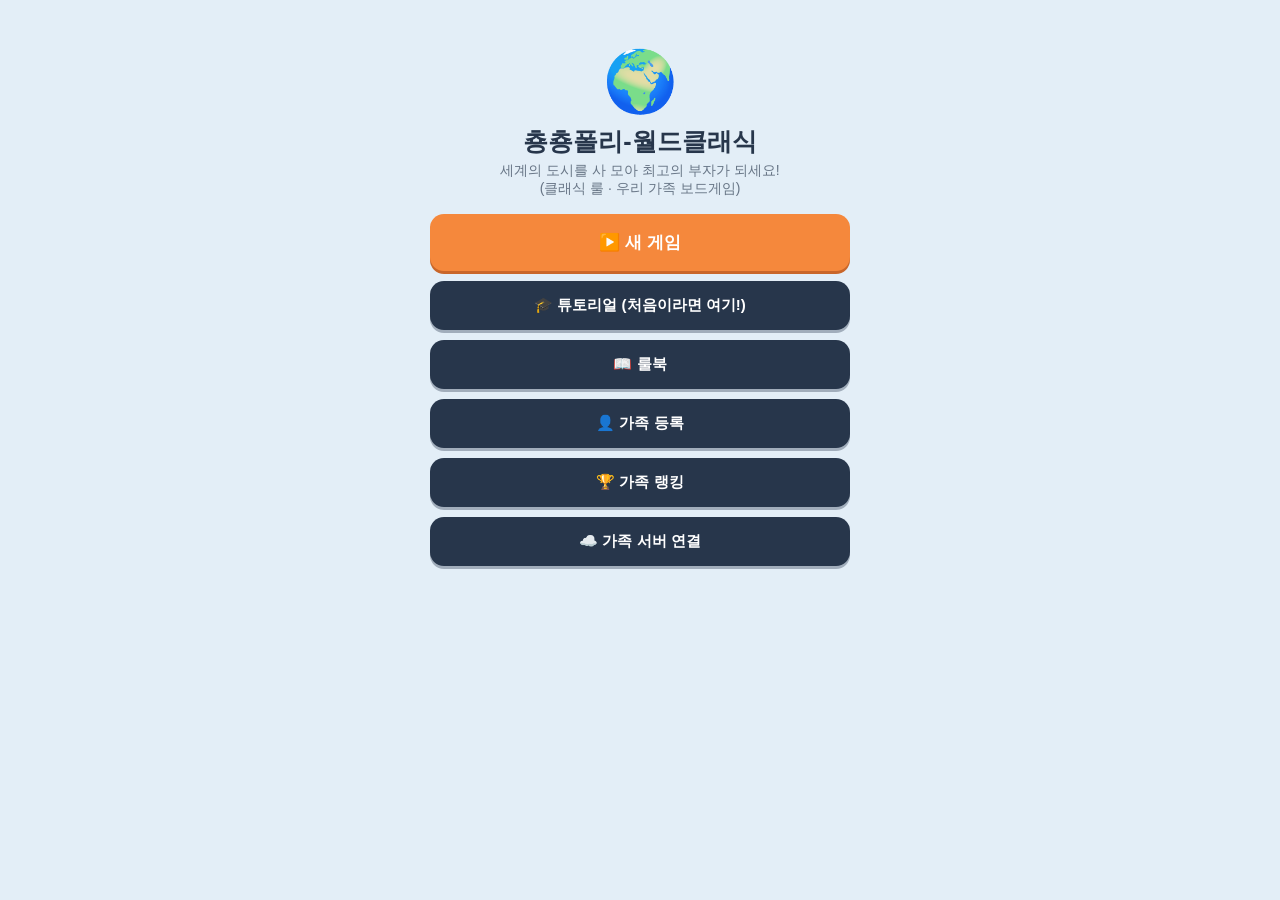
<file: monopoly.html>
<!DOCTYPE html>
<html lang="ko">
<head>
<meta charset="UTF-8">
<meta name="viewport" content="width=device-width, initial-scale=1.0, user-scalable=no">
<title>춍춍폴리-월드클래식</title>
<style>
:root{
  --bg:#E3EEF7; --card:#fff; --ink:#27364B; --accent:#F5883C; --gold:#F2B33D;
  --danger:#E15B5B; --success:#3FA46A; --boardbg:#DFF0E4;
}
*{box-sizing:border-box; -webkit-tap-highlight-color:transparent;}
html,body{margin:0;padding:0;}
body{background:var(--bg); color:var(--ink);
  font-family:"Apple SD Gothic Neo","Malgun Gothic","Noto Sans KR",sans-serif;
  display:flex; flex-direction:column; align-items:center; min-height:100vh;
  padding:8px 8px 20px; user-select:none; -webkit-user-select:none;}
.wrap{width:100%; max-width:560px; display:flex; flex-direction:column; gap:8px;}
.btn{border:none; border-radius:14px; padding:13px 16px; font-size:15px; font-weight:800;
  font-family:inherit; cursor:pointer; color:#fff; background:var(--ink);
  box-shadow:0 3px 0 rgba(39,54,75,.35);}
.btn:active{transform:translateY(2px); box-shadow:0 1px 0 rgba(39,54,75,.35);}
.btn.orange{background:var(--accent); box-shadow:0 3px 0 #C9662A;}
.btn.green{background:var(--success); box-shadow:0 3px 0 #2C7A4E;}
.btn.red{background:var(--danger); box-shadow:0 3px 0 #A83C3C;}
.btn.sm{padding:8px 10px; font-size:13px; border-radius:10px;}
.btn:disabled{opacity:.4; pointer-events:none;}

.tile .em{font-size:clamp(8px,2.2vw,15px); line-height:1;}
.tile.corner .em{font-size:clamp(12px,3vw,20px);}

/* ===== PC 화면(1000px 이상): 보드 확대 + 우측 패널 2단 배치 ===== */
.wrap{display:none;}
.wrap.on{display:flex; flex-direction:column; gap:8px;}
@media (min-width:1000px){
  .wrap{max-width:1400px;}
  .wrap.on{display:grid; grid-template-columns:1fr 360px; grid-auto-rows:min-content; gap:8px 18px; align-items:start;}
  .board{grid-column:1; grid-row:1/9; width:min(100%, calc(100vh - 50px), 900px); margin:0 auto;}
  .pbar,.statusline,.controls{grid-column:2;}
  .pchip{min-width:100%;}
  .controls .btn{min-width:45%;}
  .tile .tn{font-size:clamp(6px,0.95vw,14px);}
  .tile.corner .tn{font-size:clamp(7px,1.1vw,15px);}
  .tile .tp{font-size:clamp(5px,0.8vw,12px);}
  .tile .em{font-size:clamp(8px,1.3vw,19px);}
  .tile.corner .em{font-size:clamp(12px,1.7vw,26px);}
  .tile .toks{font-size:clamp(12px,2.1vw,34px);}
  .tile .hz{font-size:clamp(6px,0.9vw,13px);}
  .scene{--ds:64px;}
  .center .title{font-size:30px;}
  .turnbanner{font-size:23px;}
  .minilog{font-size:16px; line-height:1.7;}
  #cLap{font-size:18px !important;}
  .center button{font-size:14px !important; padding:7px 14px !important;}
  #sideLog, #sideAssets{display:block;}
}
.sidebox{display:none; background:var(--card); border-radius:12px; padding:10px 12px;
  box-shadow:0 2px 0 rgba(39,54,75,.08); grid-column:2;}
.sb-title{font-weight:800; font-size:14px; margin-bottom:6px;}
#sideLog .sb-body{max-height:280px; overflow-y:auto; font-size:13px; line-height:1.65; opacity:.9;}
#sideAssets .sb-body{max-height:360px; overflow-y:auto;}

/* ===== 화면 ===== */
.screen{position:fixed; inset:0; background:var(--bg); z-index:80; display:none;
  flex-direction:column; align-items:center; padding:26px 16px; overflow-y:auto;}
.screen.show{display:flex;}
.screen h1{font-size:25px; margin:8px 0 4px;}
.screen .sub{font-size:14px; opacity:.65; margin-bottom:16px; text-align:center;}
.menu-list{width:100%; max-width:420px; display:flex; flex-direction:column; gap:10px;}

/* ===== 플레이어 설정 ===== */
.slot{background:var(--card); border-radius:16px; padding:12px; display:flex;
  flex-direction:column; gap:8px; box-shadow:0 2px 0 rgba(39,54,75,.1);}
.slot-top{display:flex; gap:8px; align-items:center;}
.slot input{flex:1; border:2px solid #D6E0EA; border-radius:10px; padding:9px 10px;
  font-size:15px; font-weight:700; font-family:inherit; color:var(--ink); outline:none; min-width:0;}
.slot input:focus{border-color:var(--accent);}
.seg{display:flex; border-radius:10px; overflow:hidden; border:2px solid #D6E0EA; flex-shrink:0;}
.seg button{border:none; padding:9px 10px; font-family:inherit; font-weight:800; font-size:13px;
  background:#fff; color:#98A6B8; cursor:pointer;}
.seg button.on{background:var(--ink); color:#fff;}
.tokrow{display:flex; gap:5px; flex-wrap:wrap;}
.tok{font-size:20px; background:#F1F5F9; border:2px solid transparent; border-radius:9px;
  padding:4px 7px; cursor:pointer;}
.tok.sel{border-color:var(--accent); background:#FFF3E8;}
.tok.used{opacity:.25; pointer-events:none;}

/* ===== 보드 ===== */
.board{display:grid; width:100%; aspect-ratio:1/1; background:var(--boardbg);
  border-radius:14px; overflow:hidden; border:4px solid #8A6543;
  grid-template-columns:repeat(11,1fr); grid-template-rows:repeat(11,1fr); gap:1px;}
.tile{background:#F6FBF7; position:relative; display:flex; flex-direction:column;
  overflow:hidden; cursor:pointer; min-width:0; min-height:0;}
.tile .strip{height:22%; flex-shrink:0;}
.tile .tn{font-size:clamp(6px,1.75vw,10px); font-weight:800; line-height:1.15;
  text-align:center; padding:1px; word-break:keep-all;}
.tile .tp{font-size:clamp(5px,1.5vw,9px); text-align:center; opacity:.6;}
.tile.corner .tn{font-size:clamp(7px,2vw,11px); margin:auto;}
.tile .own{position:absolute; bottom:0; left:0; right:0; height:5px;}
.tile .hz{position:absolute; top:1px; right:1px; font-size:clamp(6px,1.6vw,9px);}
.tile .toks{position:absolute; bottom:2px; left:0; right:0; text-align:center;
  font-size:clamp(12px,3.6vw,21px); line-height:1; pointer-events:none; z-index:3;}
.tok3d{display:inline-block; transform:translateY(-3px);
  filter:drop-shadow(0 4px 2px rgba(39,54,75,.45));}
.tile.mort::after{content:"🔒"; position:absolute; top:1px; left:1px; font-size:clamp(6px,1.7vw,10px);}
.tile.here{animation:herePulse 1.2s infinite; z-index:1;}
@keyframes herePulse{0%,100%{box-shadow:inset 0 0 0 2px var(--gold);}50%{box-shadow:inset 0 0 0 5px var(--accent);}}
.loccard{display:flex; gap:12px; align-items:center; background:#FFF9EC;
  border:2px solid var(--gold); border-radius:14px; padding:11px 13px; margin-bottom:10px;}
.loccard .lc-em{font-size:36px; line-height:1;}
.center{grid-area:2/2/11/11; background:var(--boardbg); display:flex; flex-direction:column;
  align-items:center; justify-content:center; gap:6px; padding:6px; text-align:center;}
.center .title{font-weight:800; font-size:clamp(13px,4vw,20px); opacity:.5;}
.dice{display:flex; gap:12px;}
.scene{--ds:clamp(34px,9.5vw,52px); width:var(--ds); height:var(--ds); perspective:320px;}
.cube{width:100%; height:100%; position:relative; transform-style:preserve-3d;}
.cube .face{position:absolute; inset:0; background:#fff; border:2px solid #CBD6E2; border-radius:22%;
  display:grid; grid-template-columns:repeat(3,1fr); grid-template-rows:repeat(3,1fr); padding:16%;}
.cube .pip{width:80%; height:80%; border-radius:50%; background:var(--ink); place-self:center;}
.cube .f1{transform:rotateY(0deg) translateZ(calc(var(--ds)/2));}
.cube .f2{transform:rotateY(180deg) translateZ(calc(var(--ds)/2));}
.cube .f3{transform:rotateY(90deg) translateZ(calc(var(--ds)/2));}
.cube .f4{transform:rotateY(-90deg) translateZ(calc(var(--ds)/2));}
.cube .f5{transform:rotateX(90deg) translateZ(calc(var(--ds)/2));}
.cube .f6{transform:rotateX(-90deg) translateZ(calc(var(--ds)/2));}
.toast{position:fixed; top:16%; left:50%; transform:translateX(-50%); z-index:95;
  background:rgba(39,54,75,.93); color:#fff; font-size:19px; font-weight:800;
  padding:15px 22px; border-radius:18px; text-align:center; max-width:86vw; line-height:1.5;
  opacity:0; transition:opacity .25s; pointer-events:none;}
.toast.show{opacity:1;}
.turnbanner{font-weight:800; font-size:clamp(11px,3.2vw,15px);}
.minilog{font-size:clamp(8px,2.4vw,11px); opacity:.75; line-height:1.5; max-width:95%;}

/* ===== 플레이어 바 ===== */
.pbar{display:flex; gap:6px; flex-wrap:wrap;}
.pchip{flex:1; min-width:100px; background:var(--card); border-radius:12px; padding:6px 9px;
  display:flex; align-items:center; gap:6px; box-shadow:0 2px 0 rgba(39,54,75,.08);
  border:2px solid transparent; font-size:13px;}
.pchip.cur{border-color:var(--gold); background:#FFF9EC;}
.pchip.dead{opacity:.4; text-decoration:line-through;}
.pchip .pc-cash{margin-left:auto; font-weight:800; white-space:nowrap;}

/* ===== 컨트롤/로그 ===== */
.controls{display:flex; gap:8px; flex-wrap:wrap; min-height:52px;}
.controls .btn{flex:1; min-width:30%;}
.toks{animation:pop .3s ease-out;}
@keyframes pop{0%{transform:translateY(-8px) scale(1.35);}100%{transform:none;}}
.statusline{background:var(--card); border-radius:12px; padding:12px 14px; font-size:17px;
  font-weight:800; min-height:48px; line-height:1.45; box-shadow:0 2px 0 rgba(39,54,75,.08);}

/* ===== 모달 ===== */
.overlay{position:fixed; inset:0; background:rgba(39,54,75,.55); display:none;
  align-items:center; justify-content:center; z-index:90; padding:14px;}
.overlay.show{display:flex;}
.modal{background:var(--card); border-radius:20px; padding:20px 18px; width:100%;
  max-width:420px; max-height:88vh; overflow-y:auto;}
.modal h2{margin:0 0 8px; font-size:19px;}
.modal .mbody{font-size:14px; line-height:1.55; margin-bottom:14px;}
.modal .mbtns{display:flex; flex-direction:column; gap:8px;}
.hrow{display:flex; align-items:center; gap:8px; background:#F4F8FB; border-radius:12px;
  padding:8px 10px; margin-bottom:6px; font-size:13px;}
.hrow.me{background:#FFF3E8; box-shadow:inset 0 0 0 2px var(--gold);}
.chips{display:flex; flex-wrap:wrap; gap:3px; margin-top:3px;}
.chip-p{font-size:10px; font-weight:800; color:#fff; border-radius:5px; padding:2px 5px;}
.mrow{display:flex; align-items:center; gap:6px; background:#F4F8FB; border-radius:10px;
  padding:7px 9px; margin-bottom:6px; font-size:13px; flex-wrap:wrap;}
.mrow .grow{flex:1; min-width:80px;}
.good{color:var(--success);} .bad{color:var(--danger);}
.big-emoji{font-size:44px; text-align:center;}
.cardview{background:#FFF9EC; border:2px dashed var(--gold); border-radius:14px;
  padding:16px; text-align:center; font-weight:800; font-size:15px; margin-bottom:12px;}
@media (prefers-reduced-motion:reduce){*{animation:none!important; transition:none!important;}}
</style>
</head>
<body>

<!-- 메인 메뉴 -->
<div class="screen show" id="menuScreen">
  <div style="font-size:60px;margin-top:20px;">🌍</div>
  <h1>춍춍폴리-월드클래식</h1>
  <div class="sub">세계의 도시를 사 모아 최고의 부자가 되세요!<br>(클래식 룰 · 우리 가족 보드게임)</div>
  <div class="menu-list">
    <button class="btn orange" id="mNew" style="padding:17px 0;font-size:17px;">▶️ 새 게임</button>
    <button class="btn green" id="mResume" style="padding:17px 0;font-size:17px;display:none;">💾 이어하기</button>
    <button class="btn" id="mTut" style="padding:15px 0;">🎓 튜토리얼 (처음이라면 여기!)</button>
    <button class="btn" id="mRules" style="padding:15px 0;">📖 룰북</button>
    <button class="btn" id="mProf" style="padding:15px 0;">👤 가족 등록</button>
    <button class="btn" id="mRank" style="padding:15px 0;">🏆 가족 랭킹</button>
    <button class="btn" id="mCloud" style="padding:15px 0;">☁️ 가족 서버 연결</button>
  </div>
</div>

<!-- 플레이어 설정 -->
<div class="screen" id="setupScreen">
  <h1>👥 플레이어 설정</h1>
  <div class="sub">2~6명 · 각자 이름과 말을 골라요 (사람↔AI 전환 가능)</div>
  <div class="menu-list" id="slotList"></div>
  <div class="menu-list" style="margin-top:10px;">
    <div class="slot"><div style="font-weight:800;font-size:14px;margin-bottom:6px;">🏁 게임 길이</div>
      <div class="seg" id="lapSeg" style="width:100%;">
        <button data-lap="0" class="on" style="flex:1;">무제한</button>
        <button data-lap="20" style="flex:1;">20바퀴</button>
        <button data-lap="40" style="flex:1;">40바퀴</button>
        <button data-lap="60" style="flex:1;">60바퀴</button>
      </div>
      <div style="font-size:11px;opacity:.6;margin-top:5px;">바퀴 수 선택 시: 누군가 목표 바퀴를 완주하면 그 순간 <b>총자산 1위가 승리</b>해요. 무제한은 클래식 룰(최후 생존자 승리).</div>
    </div>
    <button class="btn" id="slotAdd">➕ 플레이어 추가</button>
    <button class="btn orange" id="setupGo" style="padding:16px 0;font-size:17px;">🎲 게임 시작!</button>
    <button class="btn" id="setupBack">← 메뉴로</button>
  </div>
</div>

<!-- 게임 화면 -->
<div class="wrap" id="gameWrap">
  <div class="pbar" id="pbar"></div>
  <div class="board" id="board"></div>
  <div class="statusline" id="statusline">…</div>
  <div class="controls" id="controls"></div>
  <div class="sidebox" id="sideLog"><div class="sb-title">📜 은행 거래 로그</div><div class="sb-body" id="sideLogBody"></div></div>
  <div class="sidebox" id="sideAssets"><div class="sb-title">🏦 전원 자산 현황</div><div class="sb-body" id="sideAssetsBody"></div></div>
</div>

<!-- 큰 안내 팝업 -->
<div class="toast" id="toastBox"></div>

<!-- 범용 모달 -->
<div class="overlay" id="mOverlay">
  <div class="modal">
    <h2 id="mTitle"></h2>
    <div class="mbody" id="mBody"></div>
    <div class="mbtns" id="mBtns"></div>
  </div>
</div>

<script>
"use strict";
/* =====================================================
   세계도시 대부호 — 모노폴리 클래식 (자체 제작 보드/카드)
   풀룰: 더블, 경매, 건물(균등건설), 모기지, 파산, 유저 간 거래
   ===================================================== */
const 만 = v => v.toLocaleString("ko-KR")+"만";
const GROUPS={br:{c:"#8B5A2B",h:50},lb:{c:"#6FB6DD",h:50},pk:{c:"#E85D9E",h:100},or:{c:"#F5883C",h:100},
               rd:{c:"#E15B5B",h:150},yl:{c:"#E8B93A",h:150},gr:{c:"#3FA46A",h:200},db:{c:"#2C4770",h:200}};
const T=(n,t,ex)=>Object.assign({n,t},ex||{});
const P=(n,e,g,p,r)=>({n,e,t:"prop",g,p,r});
const TILES=[
 T("출발","go",{e:"🏁"}), P("하노이","🇻🇳","br",60,[2,10,30,90,160,250]), T("황금열쇠","chest",{e:"🔑"}),
 P("마닐라","🇵🇭","br",60,[4,20,60,180,320,450]), T("소득세","tax",{p:200,e:"🧾"}), T("인천공항","air",{p:200,e:"✈️"}),
 P("방콕","🇹🇭","lb",100,[6,30,90,270,400,550]), T("찬스","chance",{e:"🃏"}), P("자카르타","🇮🇩","lb",100,[6,30,90,270,400,550]),
 P("쿠알라룸푸르","🇲🇾","lb",120,[8,40,100,300,450,600]), T("감옥(방문)","jail",{e:"⛓️"}),
 P("카이로","🇪🇬","pk",140,[10,50,150,450,625,750]), T("전력회사","util",{p:150,e:"⚡"}),
 P("이스탄불","🇹🇷","pk",140,[10,50,150,450,625,750]), P("아테네","🇬🇷","pk",160,[12,60,180,500,700,900]),
 T("나리타공항","air",{p:200,e:"✈️"}), P("마드리드","🇪🇸","or",180,[14,70,200,550,750,950]), T("황금열쇠","chest",{e:"🔑"}),
 P("베를린","🇩🇪","or",180,[14,70,200,550,750,950]), P("로마","🇮🇹","or",200,[16,80,220,600,800,1000]),
 T("무료주차","park",{e:"🅿️"}), P("시드니","🇦🇺","rd",220,[18,90,250,700,875,1050]), T("찬스","chance",{e:"🃏"}),
 P("토론토","🇨🇦","rd",220,[18,90,250,700,875,1050]), P("상파울루","🇧🇷","rd",240,[20,100,300,750,925,1100]),
 T("히드로공항","air",{p:200,e:"✈️"}), P("두바이","🇦🇪","yl",260,[22,110,330,800,975,1150]),
 P("싱가포르","🇸🇬","yl",260,[22,110,330,800,975,1150]), T("수도회사","util",{p:150,e:"🚰"}),
 P("홍콩","🇭🇰","yl",280,[24,120,360,850,1025,1200]), T("감옥행!","gojail",{e:"🚔"}),
 P("파리","🇫🇷","gr",300,[26,130,390,900,1100,1275]), P("런던","🇬🇧","gr",300,[26,130,390,900,1100,1275]),
 T("황금열쇠","chest",{e:"🔑"}), P("도쿄","🇯🇵","gr",320,[28,150,450,1000,1200,1400]), T("JFK공항","air",{p:200,e:"✈️"}),
 T("찬스","chance",{e:"🃏"}), P("뉴욕","🇺🇸","db",350,[35,175,500,1100,1300,1500]), T("사치세","tax",{p:100,e:"💎"}),
 P("서울","🇰🇷","db",400,[50,200,600,1400,1700,2000])
];
const CHANCE=[
 {n:"출발로 이동! 월급 200만을 받아요.",t:"move",to:0},{n:"서울로 이동!",t:"move",to:39},
 {n:"파리로 이동!",t:"move",to:31},{n:"가장 가까운 공항으로 이동!",t:"nearair"},
 {n:"은행 배당금 50만을 받아요!",t:"money",a:50},{n:"속도위반! 벌금 15만.",t:"money",a:-15},
 {n:"3칸 뒤로 이동!",t:"rel",a:-3},{n:"감옥으로 이동! (월급 없음)",t:"jail"},
 {n:"건물 수리비 지불! 집당 25만, 호텔당 100만.",t:"repair",h:25,ho:100},
 {n:"감옥 무료 석방 카드! (보관됩니다)",t:"free"},{n:"인천공항으로 이동!",t:"move",to:5},
 {n:"생일 축하! 모든 플레이어에게 10만씩 받아요.",t:"each",a:10}];
const CHEST=[
 {n:"은행 오류! 200만이 입금됐어요.",t:"money",a:200},{n:"병원비 100만을 내요.",t:"money",a:-100},
 {n:"세금 환급 20만!",t:"money",a:20},{n:"출발로 이동! 월급 200만.",t:"move",to:0},
 {n:"학비 50만을 내요.",t:"money",a:-50},{n:"유산 상속! 100만을 받아요.",t:"money",a:100},
 {n:"미인대회 2등! 상금 10만.",t:"money",a:10},{n:"감옥 무료 석방 카드! (보관됩니다)",t:"free"},
 {n:"감옥으로 이동! (월급 없음)",t:"jail"},{n:"거리 정비 비용! 집당 40만, 호텔당 115만.",t:"repair",h:40,ho:115},
 {n:"컨설팅 수수료 25만을 받아요.",t:"money",a:25},{n:"자선 바자회! 모든 플레이어에게 10만씩 줘요.",t:"each",a:-10}];
const TOKENS=["🚗","✈️","🚀","🎩","🐕","👟","🐈","🦖","🤖","🎸","🍩","⛵"];
const SALARY=200, BAIL=50, START_CASH=1500;
/* AI 난이도별 성향 */
const DIFF={
  easy:  {buyReserve:250, buyProb:0.55, aucMult:0.7, aucPart:0.9, aucMono:1.0, buildReserve:600, maxH:1, bailCash:1e9},
  normal:{buyReserve:80,  buyProb:1,    aucMult:1.1, aucPart:1.4, aucMono:2.0, buildReserve:200, maxH:5, bailCash:200},
  hard:  {buyReserve:100, buyProb:1,    aucMult:1.15,aucPart:1.5, aucMono:2.2, buildReserve:300, maxH:5, bailCash:120, deny:1.5}
};
const DIFF_NAME={easy:"쉬움",normal:"보통",hard:"어려움"};

/* ---------- 🔊 효과음 (Web Audio) ---------- */
let SOUND = localStorage.getItem("monoSound")!=="off";
let AC=null;
function snd(type){
  if(!SOUND)return;
  try{
    AC=AC||new (window.AudioContext||window.webkitAudioContext)();
    const t=AC.currentTime;
    const beep=(f,st,d,vol,wave)=>{
      const o=AC.createOscillator(),g=AC.createGain();
      o.type=wave||"square"; o.frequency.value=f;
      g.gain.setValueAtTime(vol||0.12,t+st);
      g.gain.exponentialRampToValueAtTime(0.001,t+st+d);
      o.connect(g); g.connect(AC.destination); o.start(t+st); o.stop(t+st+d);
    };
    if(type==="step") beep(500,0,.05,.07);
    else if(type==="dice"){ for(let i=0;i<6;i++) beep(220+Math.random()*500,i*.06,.04,.05); }
    else if(type==="buy"){ beep(523,0,.09); beep(659,.09,.09); beep(784,.18,.16,.14); }
    else if(type==="pay"){ beep(392,0,.12,.1); beep(294,.12,.2,.1); }
    else if(type==="salary"){ beep(523,0,.09); beep(659,.09,.09); beep(784,.18,.09); beep(1047,.27,.28,.15); }
    else if(type==="card") beep(880,0,.09,.1,"triangle");
    else if(type==="jail") beep(140,0,.35,.14,"sawtooth");
    else if(type==="build"){ beep(320,0,.05,.11); beep(320,.11,.05,.11); beep(430,.22,.07,.11); }
    else if(type==="win"){ [523,659,784,1047,1319].forEach((f,i)=>beep(f,i*.13,.3,.13)); }
  }catch(e){}
}
function toggleSound(){
  SOUND=!SOUND;
  try{ localStorage.setItem("monoSound",SOUND?"on":"off"); }catch(e){}
  renderCenter(); if(SOUND) snd("card");
}
/* ---------- 상태 ---------- */
let G=null;        // 게임 상태
let tut=null;      // 튜토리얼 상태 {step, forced:[], allow:Set}
const $=id=>document.getElementById(id);

function newGame(playersCfg){
  const shuffled=a=>{a=a.slice(); for(let i=a.length-1;i>0;i--){const j=Math.floor(Math.random()*(i+1)); [a[i],a[j]]=[a[j],a[i]];} return a;};
  G={
    players:playersCfg.map((c,i)=>({id:i,name:c.name,token:c.token,ai:c.ai,diff:c.diff||"normal",profile:c.profile||null,
      cash:START_CASH,pos:0,jail:0,jailCards:0,bankrupt:false,
      stat:{rentIn:0,maxRent:0,maxTile:-1}, laps:0,
      snap:null})),
    props:{}, turn:-1, pending:null, dice:[1,1], doubles:0, lastRoll:2, anim:false, spin:false, lapLimit:0,
    chance:shuffled(CHANCE.map((_,i)=>i)), chest:shuffled(CHEST.map((_,i)=>i)),
    log:[], over:false
  };
  TILES.forEach((t,i)=>{ if(t.t==="prop"||t.t==="air"||t.t==="util") G.props[i]={owner:null,h:0,m:false}; });
  G.players.forEach(p=>p.snap=snapshot(p));
  log("🎮 게임 시작! 모두에게 "+만(START_CASH)+" 지급.");
}

/* ---------- 자산 계산 & 스냅샷 (요구 4: 자산 증가 추적) ---------- */
function ownedTiles(pi){ return Object.keys(G.props).map(Number).filter(i=>G.props[i].owner===pi); }
function totalAssets(p){
  let v=p.cash;
  for(const i of ownedTiles(p.id)){
    const pr=G.props[i];
    v += pr.m ? Math.floor(TILES[i].p/2) : TILES[i].p;
    if(pr.h) v += pr.h * GROUPS[TILES[i].g].h; // 호텔=5
  }
  return v;
}
function countBuildings(pi){
  let h=0,ho=0;
  for(const i of ownedTiles(pi)){ const n=G.props[i].h; if(n===5)ho++; else h+=n; }
  return {h,ho};
}
function snapshot(p){
  return {total:totalAssets(p), cash:p.cash, tiles:ownedTiles(p.id).slice(), ...countBuildings(p.id)};
}

/* ---------- 로그 ---------- */
function log(s){ G.log.push(s); if(G.log.length>200)G.log.shift(); renderCenter(); }

/* ---------- 그룹/임대료 ---------- */
function groupTiles(g){ return TILES.map((t,i)=>t.g===g?i:-1).filter(i=>i>=0); }
function ownsGroup(pi,g){ return groupTiles(g).every(i=>G.props[i].owner===pi); }
function rentOf(i){
  const t=TILES[i], pr=G.props[i], oi=pr.owner;
  if(pr.m) return 0;
  if(t.t==="prop"){
    if(pr.h>0) return t.r[pr.h];
    return ownsGroup(oi,t.g) ? t.r[0]*2 : t.r[0];
  }
  if(t.t==="air"){
    const n=[5,15,25,35].filter(a=>G.props[a].owner===oi).length;
    return [25,50,100,200][n-1];
  }
  if(t.t==="util"){
    const n=[12,28].filter(u=>G.props[u].owner===oi).length;
    return G.lastRoll*(n===2?10:4);
  }
  return 0;
}

/* ---------- 지불 (부족 시 자금 마련 → 파산) ---------- */
function liquidatable(p){
  let v=p.cash;
  for(const i of ownedTiles(p.id)){
    const pr=G.props[i];
    if(pr.h) v+=pr.h*Math.floor(GROUPS[TILES[i].g].h/2);
    if(!pr.m) v+=Math.floor(TILES[i].p/2);
  }
  return v;
}
function transfer(from,to,amt){
  if(from!=null){ G.players[from].cash-=amt; }
  if(to!=null){ G.players[to].cash+=amt; }
}
function charge(from,to,amt,why,cont){
  const p=G.players[from];
  if(p.cash>=amt){
    transfer(from,to,amt); snd("pay");
    log("💸 "+p.name+" → "+(to==null?"은행":G.players[to].name)+" "+만(amt)+" ("+why+")");
    renderAll(); cont&&cont();
  }else if(liquidatable(p)>=amt){
    G.pending={type:"raise",who:from,need:amt,to,why,cont};
    log("⚠️ "+p.name+" 자금 부족! "+만(amt)+" 마련 필요.");
    if(p.ai) setTimeout(aiRaise,500); else renderAll();
  }else{
    doBankrupt(from,to,cont);
  }
}
function doBankrupt(from,to,cont){
  const p=G.players[from];
  p.bankrupt=true;
  log("💀 "+p.name+" 파산! 남은 자산은 "+(to==null?"은행으로":G.players[to].name+"에게")+" 넘어갑니다.");
  if(to!=null){ G.players[to].cash+=Math.max(0,p.cash); }
  p.cash=0;
  for(const i of ownedTiles(from)){
    const pr=G.props[i];
    if(pr.h){ pr.h=0; } // 건물은 은행 회수
    if(to!=null){ pr.owner=to; }
    else{ pr.owner=null; pr.m=false; }
  }
  if(to!=null && G.players[to].jailCards===0 && p.jailCards>0){}
  if(to!=null){ G.players[to].jailCards+=p.jailCards; }
  p.jailCards=0;
  renderAll();
  const alive=G.players.filter(x=>!x.bankrupt);
  if(alive.length===1){ showVictory(alive[0]); return; }
  if(from===G.turn){ endTurn(); } else { cont&&cont(); }
}

/* ---------- 턴 흐름 ---------- */
function curP(){ return G.players[G.turn]; }
function nextTurn(){
  if(G.over) return;
  let n=G.turn;
  do{ n=(n+1)%G.players.length; }while(G.players[n].bankrupt);
  G.turn=n; G.doubles=0;
  saveGame();
  const p=curP();
  log("── "+p.token+" "+p.name+"의 차례 ──");
  G.pending={type:"intro"};
  renderAll();
  if(p.ai) setTimeout(aiAct,700);
  else showTurnIntro(); // 요구 3: 턴 시작 시 전원 보유현황
}
function introAck(){
  const p=curP();
  G.pending = p.jail>0 ? {type:"jail"} : {type:"roll"};
  renderAll();
}
function rollDice(){
  if(tut && tut.forced.length){ const f=tut.forced.shift(); G.dice=f; }
  else G.dice=[1+Math.floor(Math.random()*6),1+Math.floor(Math.random()*6)];
  G.lastRoll=G.dice[0]+G.dice[1];
  renderCenter();
  return G.dice;
}
/* 애니메이션 속도: AI + 총 4인 이상일 때만 가속 */
function animSpeed(){
  const fast = curP().ai && G.players.length>=4;
  return fast ? {roll:0.5, step:150} : {roll:1.4, step:400};
}
const rnd6=()=>1+Math.floor(Math.random()*6);
function rollAnimated(cb){
  const final = (tut&&tut.forced.length) ? tut.forced.shift()
              : [rnd6(),rnd6()];
  const sp=animSpeed();
  G.anim=true; G.spin=true; renderControls(); snd("dice");
  G.dice=final; G.lastRoll=final[0]+final[1];
  setDie(0,final[0],sp.roll);
  setDie(1,final[1],sp.roll);
  setTimeout(()=>{
    G.spin=false; G.anim=false; renderCenter();
    cb(final);
  }, sp.roll*1000+100);
}
function doRoll(){
  if(G.anim)return;
  const p=curP();
  rollAnimated(([a,b])=>{
    log("🎲 "+p.name+": "+a+" + "+b+" = "+(a+b)+(a===b?" (더블!)":""));
    tutEvent("rolled");
    if(a===b){
      G.doubles++;
      if(G.doubles>=3){ log("🚨 더블 3연속! 감옥으로!"); toJail(p); return; }
    }
    moveBy(p,a+b);
  });
}
function moveBy(p,steps){
  const dir=steps>=0?1:-1, n=Math.abs(steps);
  const passedGo = steps>0 && p.pos+steps>=40;
  if(n===0){ resolveTile(p); return; }
  G.anim=true; renderControls();
  const sp=animSpeed();
  let k=0;
  const walk=()=>{
    p.pos=(p.pos+dir+40)%40;
    renderBoard(); snd("step");
    if(++k<n){ setTimeout(walk,sp.step); return; }
    G.anim=false;
    if(passedGo) paySalary(p, ()=>resolveTile(p));
    else resolveTile(p);
  };
  setTimeout(walk,sp.step);
}
/* 목적지까지 앞으로 걸어서 이동 (출발 통과 시 월급 자동) */
function moveTo(p,dest){
  moveBy(p,(dest-p.pos+40)%40);
}
/* 요구 4: 월급 + 자산 변화 보고 */
function paySalary(p,cont){
  p.cash+=SALARY; snd("salary");
  p.laps=(p.laps||0)+1;
  const lapEnd = G.lapLimit>0 && p.laps>=G.lapLimit;
  if(lapEnd){ log("🏁 "+p.name+"이(가) "+G.lapLimit+"바퀴 완주! 총자산 결산으로 승부를 가립니다."); cont=endByLaps; }
  const now=snapshot(p), old=p.snap;
  const dTotal=now.total-old.total;
  const newTiles=now.tiles.filter(i=>!old.tiles.includes(i)).map(i=>TILES[i].n);
  const dH=now.h-old.h, dHo=now.ho-old.ho, dCash=now.cash-old.cash;
  p.snap=now;
  tutEvent("salary");
  const sign=v=>(v>=0?"+":"")+만(v).replace("만","")+"만";
  log("💰 "+p.name+" 월급 "+만(SALARY)+" 지급! 총자산 "+만(now.total)+" ("+sign(dTotal)+")");
  if(!p.ai){
    let html='<div class="big-emoji">💰</div><p style="text-align:center;font-weight:800;">월급 '+만(SALARY)+' 지급!</p>';
    html+='<div class="hrow"><div>📈 <b>총자산 '+만(now.total)+'</b> <span class="'+(dTotal>=0?"good":"bad")+'">('+sign(dTotal)+')</span></div></div>';
    html+='<div class="hrow">💵 현금 변화: <span class="'+(dCash>=0?"good":"bad")+'">'+sign(dCash)+'</span></div>';
    if(newTiles.length) html+='<div class="hrow">🏙️ 새로 산 곳: <b>'+newTiles.join(", ")+'</b></div>';
    if(dH>0||dHo>0) html+='<div class="hrow">🏗️ 새 건물: '+(dH>0?"집 "+dH+"채 ":"")+(dHo>0?"호텔 "+dHo+"채":"")+'</div>';
    if(!newTiles.length&&dH<=0&&dHo<=0) html+='<div class="hrow" style="opacity:.6;">지난 월급 이후 새 자산은 없어요.</div>';
    showModal("📊 월급날 자산 보고서", html, [["확인!","orange",()=>{closeModal(); cont&&cont();}]]);
  }else{ cont&&cont(); }
}
function toJail(p){
  p.pos=10; p.jail=3; G.doubles=0; snd("jail");
  log("⛓️ "+p.name+" 감옥에 갇혔어요!");
  toast("⛓️ <b>"+esc0(p.name)+"</b> 감옥행!");
  renderAll();
  afterAction(true); // 턴 종료로
}
function resolveTile(p){
  const i=p.pos, t=TILES[i];
  if(t.t==="prop"||t.t==="air"||t.t==="util"){
    const pr=G.props[i];
    if(pr.owner==null){
      G.pending={type:"buy",tile:i};
      if(p.ai) setTimeout(aiAct,600); else renderAll();
      return;
    }
    if(pr.owner!==p.id && !pr.m){
      const r=rentOf(i), oi=pr.owner;
      log("🏠 "+TILES[i].n+"은(는) "+G.players[oi].name+"의 소유! 임대료 "+만(r));
      toast("🏠 <b>"+TILES[i].n+"</b> 도착!<br>"+esc0(G.players[oi].name)+"에게 임대료 <b>"+만(r)+"</b>");
      charge(p.id,oi,r,"임대료",()=>{
        const o=G.players[oi];
        o.stat=o.stat||{rentIn:0,maxRent:0,maxTile:-1};
        o.stat.rentIn+=r;
        if(r>o.stat.maxRent){ o.stat.maxRent=r; o.stat.maxTile=i; }
        tutEvent("rent"); afterAction();
      });
      return;
    }
    if(pr.owner===p.id) log("😊 내 소유의 "+t.n+"에 도착.");
    else log("🔒 "+t.n+"은(는) 모기지 상태라 임대료가 없어요.");
    afterAction(); return;
  }
  if(t.t==="tax"){ log("🧾 "+t.n+" "+만(t.p)); toast(t.e+" <b>"+t.n+"</b>!<br>은행에 <b>"+만(t.p)+"</b>을 내요"); charge(p.id,null,t.p,t.n,afterAction); return; }
  if(t.t==="gojail"){ toJail(p); return; }
  if(t.t==="chance"||t.t==="chest"){ drawCard(p,t.t); return; }
  afterAction();
}
function afterAction(forceEnd){
  if(G.over) return;
  const p=curP();
  if(!forceEnd && G.dice[0]===G.dice[1] && p.jail===0 && G.doubles>0 && G.doubles<3){
    log("🎲 더블! 한 번 더 굴려요.");
    G.pending={type:"roll"};
    if(p.ai) setTimeout(aiAct,700); else renderAll();
    return;
  }
  G.pending={type:"end"};
  if(p.ai) setTimeout(aiAct,700); else renderAll();
}
function endTurn(){ if(tut){renderAll(); return;} G.pending=null; nextTurn(); }

/* ---------- 카드 ---------- */
function drawCard(p,kind){
  const deck=G[kind==="chance"?"chance":"chest"];
  const idx=deck.shift(); deck.push(idx);
  const card=(kind==="chance"?CHANCE:CHEST)[idx];
  log((kind==="chance"?"🃏 찬스: ":"🔑 황금열쇠: ")+card.n); snd("card");
  const apply=()=>{ closeModal(); applyCard(p,card); };
  if(p.ai){ toast((kind==="chance"?"🃏 ":"🔑 ")+esc0(p.name)+":<br>"+card.n); setTimeout(apply,900); }
  else showModal(kind==="chance"?"🃏 찬스!":"🔑 황금열쇠!",
    '<div class="cardview">'+card.n+'</div>',[["확인","orange",apply]]);
}
function applyCard(p,c){
  if(c.t==="money"){
    if(c.a>=0){ p.cash+=c.a; renderAll(); afterAction(); }
    else charge(p.id,null,-c.a,"카드",afterAction);
  }else if(c.t==="move"){ moveTo(p,c.to); }
  else if(c.t==="rel"){ moveBy(p,c.a); }
  else if(c.t==="nearair"){ const airs=[5,15,25,35]; const d=airs.find(a=>a>p.pos) ?? 5; moveTo(p,d); }
  else if(c.t==="jail"){ toJail(p); }
  else if(c.t==="free"){ p.jailCards++; renderAll(); afterAction(); }
  else if(c.t==="repair"){
    const b=countBuildings(p.id), amt=b.h*c.h+b.ho*c.ho;
    if(amt>0) charge(p.id,null,amt,"수리비",afterAction); else afterAction();
  }else if(c.t==="each"){
    const others=G.players.filter(x=>!x.bankrupt&&x.id!==p.id);
    if(c.a>0){ // 모두에게 받기
      let q=others.slice();
      const step=()=>{ const o=q.shift(); if(!o){renderAll(); afterAction(); return;} charge(o.id,p.id,c.a,"카드",step); };
      step();
    }else{
      let q=others.slice();
      const step=()=>{ const o=q.shift(); if(!o){renderAll(); afterAction(); return;} charge(p.id,o.id,-c.a,"카드",step); };
      step();
    }
  }
}

/* ---------- 구매/경매 ---------- */
function buyTile(pi,i,price){
  const p=G.players[pi];
  p.cash-=price; G.props[i].owner=pi;
  log("🏷️ "+p.name+"이(가) "+TILES[i].n+"을(를) "+만(price)+"에 구매!"); snd("buy");
  toast((TILES[i].e||"🏷️")+" "+esc0(p.name)+"이(가)<br><b>"+TILES[i].n+"</b>을(를) "+만(price)+"에 구매!");
  tutEvent("bought");
  renderAll();
}
function startAuction(i){
  const active=G.players.filter(p=>!p.bankrupt).map(p=>p.id);
  G.pending={type:"auction",tile:i,bid:0,high:null,active,cur:0};
  log("🔨 "+TILES[i].n+" 경매 시작!");
  auctionStep();
}
function auctionStep(){
  const a=G.pending;
  if(a.active.length===0){ log("🔨 아무도 입찰하지 않아 유찰!"); G.pending=null; afterAction(); return; }
  if(a.active.length===1 && a.high===a.active[0]){
    const w=a.active[0];
    log("🔨 낙찰! "+G.players[w].name+" "+만(a.bid));
    buyTile(w,a.tile,a.bid);
    tutEvent("auctionwon");
    if(tut){ return; }
    G.pending=null; afterAction(); return;
  }
  if(a.cur>=a.active.length) a.cur=0;
  const pi=a.active[a.cur];
  if(a.high===pi){ a.cur=(a.cur+1)%a.active.length; auctionStep(); return; }
  if(G.players[pi].ai || (tut&&pi!==0)) setTimeout(()=>aiAuction(pi),600);
  else renderAll();
}
function auctionBid(pi,inc){
  const a=G.pending;
  a.bid+=inc; a.high=pi;
  log("🙋 "+G.players[pi].name+" "+만(a.bid)+" 입찰!");
  a.cur=(a.cur+1)%a.active.length;
  auctionStep();
}
function auctionPass(pi){
  const a=G.pending;
  const k=a.active.indexOf(pi);
  a.active.splice(k,1);
  if(a.cur>=a.active.length)a.cur=0;
  log("🙅 "+G.players[pi].name+" 포기.");
  auctionStep();
}

/* ---------- 건물/모기지 (균등 건설 규칙) ---------- */
function canBuild(pi,i){
  const t=TILES[i]; if(t.t!=="prop")return false;
  const g=t.g, tiles=groupTiles(g);
  if(!ownsGroup(pi,g))return false;
  if(tiles.some(x=>G.props[x].m))return false;
  const pr=G.props[i];
  if(pr.h>=5)return false;
  const min=Math.min(...tiles.map(x=>G.props[x].h));
  return pr.h===min && G.players[pi].cash>=GROUPS[g].h;
}
function canSellHouse(pi,i){
  const t=TILES[i]; if(t.t!=="prop")return false;
  const pr=G.props[i]; if(pr.owner!==pi||pr.h===0)return false;
  const max=Math.max(...groupTiles(t.g).map(x=>G.props[x].h));
  return pr.h===max;
}
function build(pi,i){
  const cost=GROUPS[TILES[i].g].h;
  G.players[pi].cash-=cost; G.props[i].h++; snd("build");
  log("🏗️ "+G.players[pi].name+": "+TILES[i].n+"에 "+(G.props[i].h===5?"호텔":"집 "+G.props[i].h+"채")+" ("+만(cost)+")");
  tutEvent("built"); renderAll();
}
function sellHouse(pi,i){
  const back=Math.floor(GROUPS[TILES[i].g].h/2);
  G.players[pi].cash+=back; G.props[i].h--;
  log("🏚️ "+G.players[pi].name+": "+TILES[i].n+" 건물 매각 (+"+만(back)+")");
  renderAll();
}
function canMortgage(pi,i){ const pr=G.props[i]; return pr.owner===pi&&!pr.m&&pr.h===0 &&(TILES[i].t!=="prop"||groupTiles(TILES[i].g).every(x=>G.props[x].h===0)); }
function mortgage(pi,i){
  const v=Math.floor(TILES[i].p/2);
  G.props[i].m=true; G.players[pi].cash+=v;
  log("🔒 "+G.players[pi].name+": "+TILES[i].n+" 모기지 (+"+만(v)+")");
  tutEvent("mortgaged"); renderAll();
}
function unmortgage(pi,i){
  const v=Math.ceil(TILES[i].p/2*1.1);
  G.props[i].m=false; G.players[pi].cash-=v;
  log("🔓 "+G.players[pi].name+": "+TILES[i].n+" 모기지 해제 (-"+만(v)+", 이자 10% 포함)");
  renderAll();
}

/* ---------- AI ---------- */
function aiAct(){
  if(G.over||!G.pending)return;
  const t=G.pending.type, p=curP();
  if(t==="intro"){ introAck(); if(curP().ai) setTimeout(aiAct,600); return; }
  if(t==="roll"){ doRoll(); return; }
  if(t==="jail"){
    const D=DIFF[p.diff]||DIFF.normal;
    if(p.jailCards>0){ p.jailCards--; p.jail=0; log("🎫 "+p.name+" 석방 카드 사용!"); G.pending={type:"roll"}; setTimeout(aiAct,500); }
    else if(p.cash>=BAIL+D.bailCash){ p.jail=0; charge(p.id,null,BAIL,"보석금",()=>{ G.pending={type:"roll"}; setTimeout(aiAct,500); }); }
    else jailRoll();
    return;
  }
  if(t==="buy"){
    const i=G.pending.tile, price=TILES[i].p, D=DIFF[p.diff]||DIFF.normal;
    if(p.cash>=price+D.buyReserve && Math.random()<D.buyProb){ G.pending=null; buyTile(p.id,i,price); afterAction(); }
    else { G.pending=null; startAuction(i); }
    return;
  }
  if(t==="raise"){ aiRaise(); return; }
  if(t==="end"){
    const D=DIFF[p.diff]||DIFF.normal;
    let guard=0;
    while(guard++<20){
      const opts=ownedTiles(p.id).filter(i=>canBuild(p.id,i)&&G.props[i].h<D.maxH&&p.cash-GROUPS[TILES[i].g].h>=D.buildReserve)
        .sort((a,b)=>GROUPS[TILES[a].g].h-GROUPS[TILES[b].g].h);
      if(!opts.length)break;
      build(p.id,opts[0]);
    }
    for(const i of ownedTiles(p.id)){
      if(G.props[i].m && p.cash>=Math.ceil(TILES[i].p/2*1.1)+300) unmortgage(p.id,i);
    }
    endTurn(); return;
  }
}
function aiRaise(){
  const pd=G.pending; if(!pd||pd.type!=="raise")return;
  const p=G.players[pd.who], need=pd.need;
  // 1) 독점 아닌 땅 모기지 → 2) 집 매각 → 3) 나머지 모기지 (가치 파괴 최소화)
  let guard=0;
  while(p.cash<need && guard++<80){
    let done=false;
    const nonMono=ownedTiles(p.id).filter(i=>canMortgage(p.id,i)&&!(TILES[i].g&&ownsGroup(p.id,TILES[i].g)))
      .sort((a,b)=>TILES[a].p-TILES[b].p);
    if(nonMono.length){ mortgage(p.id,nonMono[0]); done=true; }
    if(p.cash>=need)break;
    if(!done){
      for(const i of ownedTiles(p.id)){ if(canSellHouse(p.id,i)){ sellHouse(p.id,i); done=true; break; } }
    }
    if(p.cash>=need)break;
    if(!done){
      const rest=ownedTiles(p.id).filter(i=>canMortgage(p.id,i)).sort((a,b)=>TILES[a].p-TILES[b].p);
      if(rest.length){ mortgage(p.id,rest[0]); done=true; }
    }
    if(!done)break;
  }
  G.pending=null;
  if(p.cash>=need){ transfer(pd.who,pd.to,need); log("💸 "+p.name+" "+만(need)+" 지불 완료 ("+pd.why+")"); renderAll(); pd.cont&&pd.cont(); }
  else doBankrupt(pd.who,pd.to,pd.cont);
}
function aiAuction(pi){
  const a=G.pending; if(!a||a.type!=="auction")return;
  const p=G.players[pi], t=TILES[a.tile], price=t.p, D=DIFF[p.diff]||DIFF.normal;
  let mult=D.aucMult;
  if(t.g){
    const rest=groupTiles(t.g).filter(i=>i!==a.tile);
    if(rest.every(i=>G.props[i].owner===pi)) mult=D.aucMono;          // 내 독점 완성
    else if(rest.some(i=>G.props[i].owner===pi)) mult=D.aucPart;      // 일부 보유
    else if(D.deny){                                                   // (어려움) 상대 독점 완성 저지
      const owners=rest.map(i=>G.props[i].owner);
      if(owners[0]!=null && owners.every(o=>o===owners[0]) && owners[0]!==pi) mult=Math.max(mult,D.deny);
    }
  }
  const maxBid = tut ? 0 : Math.min(p.cash-100, Math.floor(price*mult));
  const inc = a.bid<100?10:50;
  if(a.bid+inc<=maxBid) auctionBid(pi,inc);
  else auctionPass(pi);
}
function jailRoll(){
  if(G.anim)return;
  const p=curP();
  rollAnimated(([a,b])=>{
    log("🎲 (감옥) "+p.name+": "+a+" + "+b);
    if(a===b){ p.jail=0; log("🎉 더블! 석방되어 이동!"); G.doubles=0; moveBy(p,a+b); }
    else{
      p.jail--;
      if(p.jail===0){
        log("⛓️ 3번 실패… 보석금 "+만(BAIL)+"을 내고 이동합니다.");
        charge(p.id,null,BAIL,"보석금",()=>moveBy(p,a+b));
      }else{ log("😢 더블 실패. 감옥에서 대기 (남은 기회 "+p.jail+")"); afterAction(true); }
    }
  });
}

/* ---------- 저장/이어하기 ---------- */
function saveGame(){
  if(tut)return;
  try{ localStorage.setItem("monopolySave", JSON.stringify({players:G.players,props:G.props,turn:G.turn,lapLimit:G.lapLimit,
    chance:G.chance,chest:G.chest,log:G.log.slice(-30),over:G.over})); }catch(e){}
}
function loadGame(){
  try{
    const d=JSON.parse(localStorage.getItem("monopolySave"));
    if(!d||d.over)return false;
    newGame(d.players.map(p=>({name:p.name,token:p.token,ai:p.ai,diff:p.diff,profile:p.profile||null})));
    G.players.forEach((p,i)=>Object.assign(p,d.players[i]));
    G.props=d.props; G.chance=d.chance; G.chest=d.chest; G.log=d.log||[]; G.lapLimit=d.lapLimit||0;
    G.turn=d.turn-1; // nextTurn()이 d.turn으로 복귀시킴
    return true;
  }catch(e){ return false; }
}

/* =====================================================
   UI
   ===================================================== */
function tilePos(i){ // 11x11 그리드 좌표 (출발=우하단, 시계 반대)
  if(i<=10) return [11, 11-i];
  if(i<=20) return [11-(i-10), 1];
  if(i<=30) return [1, 1+(i-20)];
  return [1+(i-30), 11];
}
function renderBoard(){
  const bd=$("board");
  if(!bd._built){
    bd.innerHTML="";
    const c=document.createElement("div"); c.className="center"; c.id="center"; bd.appendChild(c);
    for(let i=0;i<40;i++){
      const [r,cl]=tilePos(i), t=TILES[i];
      const d=document.createElement("div");
      d.className="tile"+([0,10,20,30].includes(i)?" corner":"");
      d.style.gridArea=r+"/"+cl;
      d.dataset.i=i;
      d.addEventListener("pointerdown",()=>showTileInfo(i));
      bd.appendChild(d);
    }
    bd._built=true;
  }
  for(let i=0;i<40;i++){
    const d=bd.querySelector('[data-i="'+i+'"]'), t=TILES[i], pr=G.props[i];
    let h='';
    if(t.g) h+='<div class="strip" style="background:'+GROUPS[t.g].c+'"></div>';
    h+='<div class="tn">'+(t.e?'<span class="em">'+t.e+'</span><br>':'')+t.n+'</div>';
    if(t.p&&t.t!=="tax") h+='<div class="tp">'+만(t.p)+'</div>';
    if(t.t==="tax") h+='<div class="tp">-'+만(t.p)+'</div>';
    if(pr&&pr.h>0) h+='<div class="hz">'+(pr.h===5?"🏨":"🏠".repeat(pr.h))+'</div>';
    if(pr&&pr.owner!=null) h+='<div class="own" style="background:'+pcolor(pr.owner)+'"></div>';
    const toks=G.players.filter(p=>!p.bankrupt&&p.pos===i).map(p=>'<span class="tok3d">'+p.token+'</span>').join("");
    if(toks) h+='<div class="toks">'+toks+'</div>';
    d.innerHTML=h;
    d.style.background = t.g ? GROUPS[t.g].c+"1E" : (t.t==="chance"||t.t==="chest" ? "#FFF6DE" : "#F6FBF7");
    d.style.boxShadow = (pr&&pr.owner!=null) ? "inset 0 0 0 2.5px "+pcolor(pr.owner) : "";
    d.classList.toggle("mort",!!(pr&&pr.m));
    d.classList.toggle("here", G.turn>=0 && !G.over && !curP().bankrupt && curP().pos===i);
  }
  renderCenter();
}
const PCOLORS=["#E15B5B","#3F7FD6","#3FA46A","#B05FD6","#E8912A","#2CA6A4"];
function pcolor(i){ return PCOLORS[i%PCOLORS.length]; }
/* 큰 안내 팝업 (설명 강조) */
let toastTimer=null;
function toast(msg){
  const t=$("toastBox"); if(!t)return;
  t.innerHTML=msg; t.classList.add("show");
  if(toastTimer)clearTimeout(toastTimer);
  toastTimer=setTimeout(()=>t.classList.remove("show"),2000);
}
/* 3D 주사위: 값별 큐브 회전 각도 */
const DIE_ORI={1:[0,0],2:[0,180],3:[0,-90],4:[0,90],5:[-90,0],6:[90,0]};
function setDie(i,v,durSec){
  const cube=$("cube"+i); if(!cube)return;
  const [rx,ry]=DIE_ORI[v]||[0,0];
  if(durSec){
    // ⚠️ 여분 회전은 360°의 배수만! (아니면 면이 뒤집히거나 다른 숫자가 보임)
    cube._tx=(cube._tx||0)+360*(2+Math.floor(Math.random()*2));
    cube._ty=(cube._ty||0)+360*(1+Math.floor(Math.random()*2));
    cube.style.transition="transform "+durSec+"s cubic-bezier(.18,.72,.24,1)";
  }else{
    cube.style.transition="none";
  }
  cube.style.transform="rotateX("+(rx+(cube._tx||0))+"deg) rotateY("+(ry+(cube._ty||0))+"deg)";
}
function renderCenter(){
  const c=$("center"); if(!c||!G)return;
  if(!c._skel){
    const PIP={1:[4],2:[2,6],3:[2,4,6],4:[0,2,6,8],5:[0,2,4,6,8],6:[0,2,3,5,6,8]};
    const faceHTML=v=>{let s='<div class="face f'+v+'">';for(let k=0;k<9;k++)s+=PIP[v].includes(k)?'<div class="pip"></div>':'<div></div>';return s+'</div>';};
    const faces=[1,2,3,4,5,6].map(faceHTML).join("");
    c.innerHTML='<div class="title">🌍 춍춍폴리-월드클래식</div>'
      +'<div class="dice"><div class="scene"><div class="cube" id="cube0">'+faces+'</div></div>'
      +'<div class="scene"><div class="cube" id="cube1">'+faces+'</div></div></div>'
      +'<div class="turnbanner" id="cBanner"></div>'
      +'<div id="cLap" style="font-size:clamp(9px,2.4vw,13px);font-weight:800;opacity:.65;"></div>'
      +'<div class="minilog" id="cLog"></div>'
      +'<div style="display:flex;gap:6px;">'
      +'<button onclick="showRules()" style="border:none;background:rgba(255,255,255,.7);border-radius:8px;padding:4px 10px;font-family:inherit;font-weight:800;font-size:clamp(9px,2.4vw,12px);cursor:pointer;color:var(--ink);">📖 룰북</button>'
      +'<button onclick="toggleSound()" id="cSnd" style="border:none;background:rgba(255,255,255,.7);border-radius:8px;padding:4px 10px;font-family:inherit;font-weight:800;font-size:clamp(9px,2.4vw,12px);cursor:pointer;color:var(--ink);"></button><button onclick="askExit()" style="border:none;background:rgba(255,255,255,.7);border-radius:8px;padding:4px 10px;font-family:inherit;font-weight:800;font-size:clamp(9px,2.4vw,12px);cursor:pointer;color:var(--ink);">🏠 메뉴</button></div>';
    c._skel=true;
  }
  if(!G.spin){ setDie(0,G.dice[0],0); setDie(1,G.dice[1],0); }
  const p=G.turn>=0&&!G.over?curP():null;
  $("cBanner").innerHTML=p?(p.token+" "+esc0(p.name)+"의 차례"):"";
  $("cLap").innerHTML=G.lapLimit>0?("🏁 "+Math.max(0,...G.players.map(x=>x.laps||0))+" / "+G.lapLimit+"바퀴"):"";
  $("cLog").innerHTML=G.log.slice(-3).map(esc0).join("<br>");
  $("cSnd").textContent=SOUND?"🔊":"🔇";
  renderSide();
}
/* PC 우측 패널: 전체 거래 로그 + 전원 자산 현황 */
function renderSide(){
  const lb=$("sideLogBody"), ab=$("sideAssetsBody");
  if(!lb||!G)return;
  lb.innerHTML=G.log.slice(-80).map(esc0).join("<br>");
  try{ lb.scrollTop=lb.scrollHeight; }catch(e){}
  if(ab) ab.innerHTML=G.players.map(p=>holdingsRow(p)).join("");
}
function esc0(s){return String(s).replace(/</g,"&lt;");}
function renderPbar(){
  const el=$("pbar"); el.innerHTML="";
  G.players.forEach(p=>{
    const d=document.createElement("div");
    d.className="pchip"+(p.id===G.turn?" cur":"")+(p.bankrupt?" dead":"");
    d.style.borderLeft="5px solid "+pcolor(p.id);
    d.innerHTML='<span>'+p.token+'</span><b>'+esc0(p.name)+'</b>'+(p.ai?'<span style="font-size:10px;opacity:.5;">AI</span>':'')
      +(p.jail>0?"⛓️":"")+'<span class="pc-cash">'+만(p.cash)+'</span>';
    d.addEventListener("pointerdown",()=>showHoldings(p.id));
    el.appendChild(d);
  });
}
function renderControls(){
  const el=$("controls"), st=$("statusline");
  el.innerHTML="";
  const B=(label,cls,fn,key)=>{
    if(tut&&tut.allow&&!tut.allow.has(key||label))return;
    const b=document.createElement("button"); b.className="btn "+cls; b.textContent=label;
    b.addEventListener("pointerdown",fn); el.appendChild(b);
  };
  if(!G||G.over){ st.textContent="게임 종료"; return; }
  if(G.anim){ st.textContent="🎲 이동 중…"; return; }
  const p=curP(), pd=G.pending;
  if(!pd){ st.textContent="…"; return; }
  const actor = pd.type==="raise" ? G.players[pd.who] : p;
  if(actor.ai && pd.type!=="auction"){ st.textContent="🤖 "+actor.name+" (AI) 진행 중…"; return; }
  if(pd.type==="intro"){ st.textContent=p.token+" "+p.name+"님 차례! 보유현황을 확인하세요."; B("📊 보유현황 보고 시작","orange",showTurnIntro,"intro"); return; }
  if(pd.type==="roll"){
    st.textContent="🎲 주사위를 굴리세요!"+(G.doubles>0?" (더블 보너스 턴)":"");
    B("🎲 주사위 굴리기","orange",doRoll,"roll");
    B("🏗️ 자산 관리","",()=>showManage(p.id),"manage");
    if(humanCount()>1&&!tut) B("🤝 거래","",()=>showTradeStart(p.id),"trade");
    if(!tut) B("🏳️ 포기","red",()=>askSurrender(p.id,null,null),"quit");
    return;
  }
  if(pd.type==="jail"){
    st.innerHTML="⛓️ <b>감옥!</b> 더블이 나오면 즉시 석방 · 남은 도전 <b>"+p.jail+"회</b> · 마지막 도전 실패 시 보석금 "+만(BAIL)+" 자동 지불 후 이동";
    B("💵 보석금 "+만(BAIL)+" 내고 바로 나가기","orange",()=>{ p.jail=0; charge(p.id,null,BAIL,"보석금",()=>{G.pending={type:"roll"};renderAll();}); },"bail");
    if(p.jailCards>0) B("🎫 석방 카드 사용","green",()=>{ p.jailCards--; p.jail=0; log("🎫 석방 카드 사용!"); G.pending={type:"roll"}; renderAll(); },"card");
    B("🎲 더블에 도전","",jailRoll,"try");
    return;
  }
  if(pd.type==="buy"){
    const i=pd.tile;
    st.textContent="🏷️ "+TILES[i].n+" — "+만(TILES[i].p)+"에 살까요?";
    B("💰 구매 ("+만(TILES[i].p)+")","green",()=>{
      if(p.cash<TILES[i].p){ st.textContent="현금이 부족해요! 경매로 넘겨요."; return; }
      G.pending=null; buyTile(p.id,i,TILES[i].p); if(tut){renderAll();return;} afterAction();
    },"buy");
    B("🔨 경매로 넘기기","",()=>{ G.pending=null; startAuction(i); },"auction");
    return;
  }
  if(pd.type==="auction"){
    const a=pd, bidder=G.players[a.active[a.cur]];
    st.textContent="🔨 "+TILES[a.tile].n+" 경매 — 현재 "+만(a.bid)+(a.high!=null?" ("+G.players[a.high].name+")":"")+" · "+bidder.token+bidder.name+" 차례";
    if(!bidder.ai&&(!tut||bidder.id===0)){
      [10,50,100].forEach(inc=>{
        if(bidder.cash>=a.bid+inc) B("+"+inc+"만 입찰","green",()=>auctionBid(bidder.id,inc),"bid");
      });
      B("🙅 포기","red",()=>auctionPass(bidder.id),"pass");
    }
    return;
  }
  if(pd.type==="raise"){
    st.textContent="⚠️ "+actor.name+": "+만(pd.need)+" 마련 필요! (현재 "+만(actor.cash)+")";
    B("🏗️ 자산 관리(매각/모기지)","orange",()=>showManage(actor.id),"manage");
    if(actor.cash>=pd.need) B("💸 지불하기","green",()=>{
      const q=pd; G.pending=null; transfer(q.who,q.to,q.need);
      log("💸 "+actor.name+" "+만(q.need)+" 지불 완료 ("+q.why+")"); renderAll(); q.cont&&q.cont();
    },"pay");
    B("🏳️ 포기(파산 선언)","red",()=>{
      const q=pd;
      askSurrender(q.who,q.to,()=>{ if(G.pending===q)G.pending=null; q.cont&&q.cont(); });
    },"quit");
    return;
  }
  if(pd.type==="end"){
    st.textContent="✅ 행동을 마쳤어요. 건설·거래 후 턴을 넘기세요.";
    B("🏗️ 자산 관리","",()=>showManage(p.id),"manage");
    if(humanCount()>1&&!tut) B("🤝 거래","",()=>showTradeStart(p.id),"trade");
    B("⏭️ 턴 종료","orange",endTurn,"endturn");
    if(!tut) B("🏳️ 포기","red",()=>askSurrender(p.id,null,null),"quit");
    return;
  }
}
function humanCount(){ return G.players.filter(p=>!p.ai&&!p.bankrupt).length; }
function renderAll(){ renderBoard(); renderPbar(); renderControls(); }

/* ---------- 모달 ---------- */
function showModal(title,html,btns){
  $("mTitle").textContent=title; $("mBody").innerHTML=html;
  const bx=$("mBtns"); bx.innerHTML="";
  btns.forEach(([label,cls,fn])=>{
    const b=document.createElement("button"); b.className="btn "+cls; b.textContent=label;
    b.addEventListener("pointerdown",fn); bx.appendChild(b);
  });
  $("mOverlay").classList.add("show");
}
function closeModal(){ $("mOverlay").classList.remove("show"); }

/* 보유현황 HTML (요구 3) */
function holdingsRow(p,detail){
  let h='<div class="hrow'+(p.id===G.turn?" me":"")+'"><div style="font-size:20px;">'+p.token+'</div><div style="flex:1;">'
    +'<b>'+esc0(p.name)+'</b>'+(p.ai?' <span style="font-size:10px;opacity:.5;">AI</span>':'')+(p.bankrupt?" 💀":"")
    +' — 현금 <b>'+만(p.cash)+'</b> · 총자산 <b>'+만(totalAssets(p))+'</b>'
    +(p.jailCards?' · 🎫×'+p.jailCards:'');
  const tiles=ownedTiles(p.id);
  if(tiles.length){
    h+='<div class="chips">'+tiles.map(i=>{
      const t=TILES[i],pr=G.props[i];
      const col=t.g?GROUPS[t.g].c:(t.t==="air"?"#666":"#3F7FD6");
      return '<span class="chip-p" style="background:'+col+'">'+t.n+(pr.h?(pr.h===5?"🏨":"🏠"+pr.h):"")+(pr.m?"🔒":"")+'</span>';
    }).join("")+'</div>';
  } else h+='<div style="font-size:11px;opacity:.5;">보유 부동산 없음</div>';
  h+='</div></div>';
  return h;
}
/* 감옥 석방 안내 (요구 2) */
function jailInfo(p){
  return "🔓 나오는 방법: ① 보석금 "+만(BAIL)+" ② 석방 카드"+(p.jailCards>0?"(보유 중 🎫×"+p.jailCards+")":"(없음)")
    +" ③ 더블 도전 — 더블이 나오면 즉시 석방! 남은 도전 <b>"+p.jail+"회</b>, 마지막 도전도 실패하면 보석금 "
    +만(BAIL)+"을 자동으로 내고 나와서 이동해요.";
}
/* 현재 위치 클로즈업 카드 (요구 1) */
function locationCard(p){
  const i=p.pos, t=TILES[i], pr=G.props[i];
  let sub="";
  if(p.jail>0) sub="⛓️ 감옥에 갇혀 있어요!<br>"+jailInfo(p);
  else if(pr&&pr.owner===p.id) sub="😊 내 소유의 땅 위에 있어요.";
  else if(pr&&pr.owner!=null) sub="👀 <b>"+esc0(G.players[pr.owner].name)+"</b>의 땅 위에 있어요.";
  else if(pr) sub="🏷️ 아직 주인 없는 곳이에요.";
  else if(t.t==="go") sub="🏁 출발점! 지날 때마다 월급 "+만(SALARY)+".";
  else if(t.t==="park") sub="🅿️ 무료주차 — 편히 쉬는 칸이에요.";
  else if(t.t==="jail") sub="🚶 감옥은 방문 중일 뿐, 갇힌 게 아니에요.";
  else sub="특수 칸이에요.";
  return '<div class="loccard"'+(t.g?' style="border-left:8px solid '+GROUPS[t.g].c+';"':'')
    +'><div class="lc-em">'+(t.e||"📍")+'</div><div style="flex:1;">'
    +'<div style="font-size:11px;opacity:.6;font-weight:800;">📍 내 말의 현재 위치</div>'
    +'<div style="font-size:17px;font-weight:800;">'+t.n+'</div>'
    +'<div style="font-size:12px;line-height:1.5;">'+sub+'</div></div></div>';
}
function showTurnIntro(){
  const me=curP();
  let h=locationCard(me);
  h+='<p style="margin:0 0 8px;font-weight:800;">'+me.token+' '+esc0(me.name)+'님, 현재 상황입니다:</p>';
  h+=holdingsRow(me);
  h+='<p style="margin:10px 0 6px;font-weight:800;font-size:13px;opacity:.7;">상대방 현황</p>';
  G.players.filter(p=>p.id!==me.id).forEach(p=>h+=holdingsRow(p));
  showModal("📊 내 차례 — 보유현황", h, [["🎲 차례 시작!","orange",()=>{closeModal(); introAck();}]]);
}
function showHoldings(pi){
  showModal("📊 "+G.players[pi].name+" 보유현황", holdingsRow(G.players[pi]), [["닫기","",closeModal]]);
}
function showTileInfo(i){
  const t=TILES[i]; let h="";
  if(t.t==="prop"){
    h='<div class="strip" style="height:10px;border-radius:6px;background:'+GROUPS[t.g].c+';margin-bottom:8px;"></div>'
     +'<b>가격 '+만(t.p)+'</b> · 집값 '+만(GROUPS[t.g].h)+'<br>임대료: 기본 '+만(t.r[0])+' (독점 시 2배)<br>'
     +'🏠1: '+만(t.r[1])+' · 🏠2: '+만(t.r[2])+' · 🏠3: '+만(t.r[3])+'<br>🏠4: '+만(t.r[4])+' · 🏨: '+만(t.r[5]);
  }else if(t.t==="air") h='<b>가격 '+만(t.p)+'</b><br>임대료: 공항 1/2/3/4개 보유 시<br>25만/50만/100만/200만';
  else if(t.t==="util") h='<b>가격 '+만(t.p)+'</b><br>임대료: 주사위 합 ×4 (2개 보유 시 ×10)';
  else if(t.t==="tax") h='도착하면 '+만(t.p)+'을 은행에 내요.';
  else if(t.t==="go") h='지나갈 때마다 월급 '+만(SALARY)+'!';
  else h='특수 칸이에요.';
  const pr=G.props[i];
  if(pr&&pr.owner!=null) h+='<br><br>소유자: <b style="color:'+pcolor(pr.owner)+'">'+esc0(G.players[pr.owner].name)+'</b>'+(pr.m?" (모기지 중 🔒)":"");
  showModal(t.n, h, [["닫기","",closeModal]]);
}

/* 실행 전 확인창: 변동 내용을 보여주고 승인 후 시행 (요구: 되묻기) */
function confirmThen(title,html,onYes,pi){
  showModal(title,html,[
    ["✅ 실행하기","green",()=>{ onYes(); showManage(pi); }],
    ["↩️ 취소","",()=>showManage(pi)]
  ]);
}
function rentPreview(i,h){ // 해당 집 수일 때 임대료
  const t=TILES[i];
  if(h===0) return ownsGroup(G.props[i].owner,t.g)?t.r[0]*2:t.r[0];
  return t.r[h];
}
function askBuild(pi,i){
  const t=TILES[i], pr=G.props[i], cost=GROUPS[t.g].h;
  const cur=rentPreview(i,pr.h), next=rentPreview(i,pr.h+1);
  const what=pr.h+1===5?"🏨 호텔":"🏠 집 "+(pr.h+1)+"채째";
  confirmThen("🏗️ "+t.n+"에 "+what+"?",
    '<div class="hrow">💵 비용: <b class="bad">-'+만(cost)+'</b> (잔액 '+만(G.players[pi].cash)+' → '+만(G.players[pi].cash-cost)+')</div>'
   +'<div class="hrow">💰 임대료: '+만(cur)+' → <b class="good">'+만(next)+'</b> ('+(next>=cur*2?"크게 상승!":"상승")+')</div>',
    ()=>build(pi,i), pi);
}
function askSellHouse(pi,i){
  const t=TILES[i], pr=G.props[i], back=Math.floor(GROUPS[t.g].h/2);
  const cur=rentPreview(i,pr.h), next=rentPreview(i,pr.h-1);
  confirmThen("🏚️ "+t.n+" 건물 팔기?",
    '<div class="hrow">💵 받는 돈: <b class="good">+'+만(back)+'</b> (지은 값의 절반)</div>'
   +'<div class="hrow">💰 임대료: '+만(cur)+' → <b class="bad">'+만(next)+'</b>로 내려가요.</div>',
    ()=>sellHouse(pi,i), pi);
}
function askMortgage(pi,i){
  const t=TILES[i], v=Math.floor(t.p/2), un=Math.ceil(t.p/2*1.1);
  confirmThen("🔒 "+t.n+" 모기지?",
    '<div class="hrow">💵 지금 받는 돈: <b class="good">+'+만(v)+'</b></div>'
   +'<div class="hrow">🚫 모기지 후: 이 땅의 <b>임대료를 받을 수 없고</b>, 이 색 그룹에는 집을 지을 수 없어요.</div>'
   +'<div class="hrow">🔓 되찾으려면: <b class="bad">'+만(un)+'</b> 필요 (원금+이자 10%)</div>',
    ()=>mortgage(pi,i), pi);
}
function askUnmortgage(pi,i){
  const t=TILES[i], un=Math.ceil(t.p/2*1.1);
  confirmThen("🔓 "+t.n+" 모기지 해제?",
    '<div class="hrow">💵 비용: <b class="bad">-'+만(un)+'</b> (원금 '+만(Math.floor(t.p/2))+' + 이자 10%)</div>'
   +'<div class="hrow">✅ 해제 후: 임대료를 다시 받고, 그룹 독점 시 건설도 가능해져요.</div>',
    ()=>unmortgage(pi,i), pi);
}
/* ---------- 자산 관리 ---------- */
function showManage(pi){
  const p=G.players[pi];
  const tiles=ownedTiles(pi);
  let h='<p style="margin:0 0 8px;">💵 현금: <b>'+만(p.cash)+'</b></p>';
  if(!tiles.length) h+='<p style="opacity:.6;">보유 부동산이 없어요.</p>';
  tiles.forEach(i=>{
    const t=TILES[i], pr=G.props[i];
    h+='<div class="mrow"><span class="chip-p" style="background:'+(t.g?GROUPS[t.g].c:"#666")+'">'+t.n+'</span>'
      +'<span class="grow" style="font-size:11px;">'+(pr.m?"🔒 모기지 중":"정상")+(pr.h?(pr.h===5?" · 🏨":" · 🏠×"+pr.h):"")+'</span>';
    if(canBuild(pi,i)) h+='<button class="btn green sm" data-act="b" data-i="'+i+'">🏠 짓기 '+만(GROUPS[t.g].h)+'</button>';
    if(canSellHouse(pi,i)) h+='<button class="btn sm" data-act="s" data-i="'+i+'">🏚️ 팔기 +'+만(Math.floor(GROUPS[t.g].h/2))+'</button>';
    if(canMortgage(pi,i)) h+='<button class="btn sm" data-act="m" data-i="'+i+'">🔒 모기지 +'+만(Math.floor(t.p/2))+'</button>';
    if(pr.m&&p.cash>=Math.ceil(t.p/2*1.1)) h+='<button class="btn sm" data-act="u" data-i="'+i+'">🔓 해제 -'+만(Math.ceil(t.p/2*1.1))+'</button>';
    h+='</div>';
  });
  showModal("🏗️ 자산 관리", h, [["닫기","orange",()=>{closeModal(); renderAll();}]]);
  $("mBody").querySelectorAll("button").forEach(b=>{
    b.addEventListener("pointerdown",()=>{
      const i=+b.dataset.i, a=b.dataset.act;
      if(a==="b")askBuild(pi,i); if(a==="s")askSellHouse(pi,i);
      if(a==="m")askMortgage(pi,i); if(a==="u")askUnmortgage(pi,i);
    });
  });
}

/* ---------- 거래 (사람↔사람만) ---------- */
let trade=null;
function showTradeStart(pi){
  const partners=G.players.filter(p=>!p.ai&&!p.bankrupt&&p.id!==pi);
  let h='<p>거래할 상대를 고르세요. (AI와는 거래할 수 없어요)</p>';
  showModal("🤝 거래 상대 선택", h,
    partners.map(p=>[p.token+" "+p.name,"",()=>{ trade={a:pi,b:p.id,giveP:[],getP:[],giveC:0,getC:0}; showTradeBuild(); }])
    .concat([["취소","red",closeModal]]));
}
function tradableTiles(pi){ return ownedTiles(pi).filter(i=>G.props[i].h===0); }
function showTradeBuild(){
  const A=G.players[trade.a], Bp=G.players[trade.b];
  const list=(pi,sel)=>tradableTiles(pi).map(i=>{
    const on=sel.includes(i);
    return '<button class="btn sm'+(on?' green':'')+'" data-side="'+(pi===trade.a?'give':'get')+'" data-i="'+i+'" style="'+(on?'':'background:#98A6B8;')+'">'+TILES[i].n+(G.props[i].m?"🔒":"")+'</button>';
  }).join(" ")||'<span style="opacity:.5;font-size:12px;">거래 가능 매물 없음(건물 있는 땅 제외)</span>';
  let h='<p style="font-weight:800;">'+A.token+A.name+' → '+Bp.token+Bp.name+'</p>'
   +'<p style="margin:6px 0 3px;font-size:13px;font-weight:800;">내가 주는 것</p><div>'+list(trade.a,trade.giveP)+'</div>'
   +'<div class="mrow" style="margin-top:5px;">💵 현금 <input type="number" id="tGiveC" value="'+trade.giveC+'" min="0" max="'+A.cash+'" style="width:80px;border:2px solid #D6E0EA;border-radius:8px;padding:5px;font-family:inherit;">만</div>'
   +'<p style="margin:10px 0 3px;font-size:13px;font-weight:800;">내가 받는 것</p><div>'+list(trade.b,trade.getP)+'</div>'
   +'<div class="mrow" style="margin-top:5px;">💵 현금 <input type="number" id="tGetC" value="'+trade.getC+'" min="0" max="'+Bp.cash+'" style="width:80px;border:2px solid #D6E0EA;border-radius:8px;padding:5px;font-family:inherit;">만</div>';
  showModal("🤝 거래 제안 만들기", h, [
    ["📨 제안 보내기","orange",()=>{
      trade.giveC=Math.max(0,Math.min(A.cash, +$("tGiveC").value||0));
      trade.getC=Math.max(0,Math.min(Bp.cash, +$("tGetC").value||0));
      if(!trade.giveP.length&&!trade.getP.length&&!trade.giveC&&!trade.getC){ return; }
      showTradeReview();
    }],
    ["취소","red",()=>{trade=null; closeModal();}]
  ]);
  $("mBody").querySelectorAll("button").forEach(b=>{
    b.addEventListener("pointerdown",()=>{
      const i=+b.dataset.i, arr=b.dataset.side==="give"?trade.giveP:trade.getP;
      const k=arr.indexOf(i); k>=0?arr.splice(k,1):arr.push(i);
      trade.giveC=+($("tGiveC").value)||0; trade.getC=+($("tGetC").value)||0;
      showTradeBuild();
    });
  });
}
function showTradeReview(){
  const A=G.players[trade.a], Bp=G.players[trade.b];
  const names=a=>a.length?a.map(i=>TILES[i].n).join(", "):"없음";
  let h='<div class="big-emoji">🤝</div><p style="text-align:center;">📱 기기를 <b>'+Bp.token+' '+esc0(Bp.name)+'</b>님에게 보여주세요!</p>'
   +'<div class="hrow">받는 것: <b>'+names(trade.giveP)+'</b>'+(trade.giveC?' + 현금 '+만(trade.giveC):'')+'</div>'
   +'<div class="hrow">주는 것: <b>'+names(trade.getP)+'</b>'+(trade.getC?' + 현금 '+만(trade.getC):'')+'</div>';
  showModal("📨 "+A.name+"의 거래 제안", h, [
    ["✅ 수락 ("+Bp.name+")","green",()=>{
      trade.giveP.forEach(i=>G.props[i].owner=trade.b);
      trade.getP.forEach(i=>G.props[i].owner=trade.a);
      transfer(trade.a,trade.b,trade.giveC);
      transfer(trade.b,trade.a,trade.getC);
      log("🤝 거래 성사! "+A.name+" ↔ "+Bp.name);
      trade=null; closeModal(); renderAll();
    }],
    ["❌ 거절 ("+Bp.name+")","red",()=>{ log("🙅 거래 거절됨."); trade=null; closeModal(); }]
  ]);
}

/* =====================================================
   👤 가족 프로필 (등록·비밀번호·전적)
   ===================================================== */
function pHash(s){ let x=5381; for(const c of s) x=(x*33+c.charCodeAt(0))>>>0; return x.toString(36); }
function getProfs(){ try{ return JSON.parse(localStorage.getItem("chongProfiles"))||[]; }catch(e){ return []; } }
function saveProfs(a){ try{ localStorage.setItem("chongProfiles",JSON.stringify(a)); }catch(e){} cloudSave(); }
/* ===== ☁️ 가족 서버 (Firebase REST) ===== */
const FB_URL="https://thechorokfamilygame-default-rtdb.asia-southeast1.firebasedatabase.app";
function famCode(){ try{ return localStorage.getItem("familyCode")||""; }catch(e){ return ""; } }
function famUrl(){ return FB_URL+"/families/"+pHash("fam:"+famCode())+"/monopoly.json"; }
function mergeCloud(local,remote){
  const NUM=["wins","games"], map={};
  [...(remote||[]),...(local||[])].forEach(p=>{
    if(!p||!p.name)return;
    if(!map[p.name]) map[p.name]=Object.assign({},p);
    else{
      const m=map[p.name];
      NUM.forEach(f=>{ m[f]=Math.max(m[f]||0,p[f]||0); });
      Object.keys(p).forEach(f=>{ if(m[f]==null) m[f]=p[f]; });
    }
  });
  return Object.values(map);
}
let _cloudT=null;
function cloudSave(){
  if(!famCode())return;
  if(_cloudT)clearTimeout(_cloudT);
  _cloudT=setTimeout(()=>{
    try{ fetch(famUrl(),{method:"PUT",headers:{"Content-Type":"application/json"},
      body:JSON.stringify(getProfs())}).catch(()=>{}); }catch(e){}
  },800);
}
async function cloudSync(){
  if(!famCode())return false;
  let remote=null;
  try{ const r=await fetch(famUrl()); if(r.ok) remote=await r.json(); }catch(e){ return false; }
  const merged=mergeCloud(getProfs(),remote);
  try{ localStorage.setItem("chongProfiles",JSON.stringify(merged)); }catch(e){}
  cloudSave();
  return true;
}
function showCloud(){
  const on=!!famCode();
  let h='<p style="font-size:13px;line-height:1.6;">가족 코드를 정해 모든 기기에서 같은 코드를 입력하면, <b>프로필과 전적이 하나로 합쳐집니다.</b> 이 사이트의 체스와 춍춍폴리가 코드를 공유하므로 기기당 한 번만 입력하면 돼요.</p>'
   +'<div class="mrow" style="'+(on?'background:#E9F7EE;':'')+'">현재: <b>'+(on?"☁️ 연결됨":"미연결 (기기에만 저장)")+'</b></div>'
   +'<div class="mrow"><span style="width:80px;font-weight:800;">가족 코드</span><input id="fCode" type="password" maxlength="30" placeholder="우리끼리 정한 암호" style="flex:1;border:2px solid #D6E0EA;border-radius:8px;padding:8px;font-family:inherit;font-size:14px;"></div>'
   +'<div id="fErr" class="bad" style="font-size:12px;font-weight:800;text-align:center;"></div>';
  const btns=[["🔗 연결하기","green",async()=>{
    const code=$("fCode").value.trim();
    if(code.length<2){ $("fErr").textContent="코드는 2자 이상으로 정해요!"; return; }
    try{ localStorage.setItem("familyCode",code); }catch(e){}
    $("fErr").textContent="⏳ 동기화 중...";
    const ok=await cloudSync();
    showModal("☁️ 가족 서버", ok
      ? '<div class="big-emoji">✅</div><p style="text-align:center;">연결 완료! 프로필 <b>'+getProfs().length+'개</b>가 동기화됐어요.<br>다른 기기에서도 같은 코드를 입력하면 합쳐집니다.</p>'
      : '<div class="big-emoji">⚠️</div><p style="text-align:center;">서버에 닿지 못했어요. 인터넷 연결을 확인해주세요.<br>(코드는 저장되어 다음에 자동 재시도합니다)</p>',
      [["확인","orange",closeModal]]);
  }]];
  btns.push(["📡 연결 테스트","",async()=>{
    if(!famCode()){ $("fErr").textContent="먼저 코드를 연결하세요!"; return; }
    $("fErr").textContent="⏳ 서버 왕복 테스트 중...";
    try{
      const url=FB_URL+"/families/"+pHash("fam:"+famCode())+"/_ping.json";
      const t=String(Date.now());
      const w=await fetch(url,{method:"PUT",headers:{"Content-Type":"application/json"},body:JSON.stringify(t)});
      if(!w.ok){ $("fErr").textContent="❌ 쓰기 실패 (HTTP "+w.status+") — Firebase 규칙 확인"; return; }
      const r=await fetch(url); const v=r.ok?await r.json():null;
      $("fErr").textContent = v===t ? "✅ 서버 정상! 쓰기·읽기 성공" : "❌ 읽기 실패 (HTTP "+r.status+")";
    }catch(e){ $("fErr").textContent="❌ 서버에 닿지 못함 — 인터넷 확인"; }
  }]);
  if(on) btns.push(["🔌 연결 해제","red",()=>{ try{localStorage.removeItem("familyCode");}catch(e){} showCloud(); }]);
  btns.push(["닫기","",closeModal]);
  showModal("☁️ 가족 서버", h, btns);
}
function askPw(prof,onOk){
  showModal("🔐 비밀번호 확인",
    '<p style="text-align:center;">'+prof.token+' <b>'+esc0(prof.name)+'</b>의 비밀번호를 입력하세요.</p>'
    +'<div class="mrow"><input id="pwIn" type="password" maxlength="20" style="flex:1;border:2px solid #D6E0EA;border-radius:8px;padding:9px;font-family:inherit;font-size:15px;"></div>'
    +'<div id="pwErr" class="bad" style="font-size:12px;font-weight:800;text-align:center;"></div>',
    [["확인","green",()=>{
       if(pHash($("pwIn").value)===prof.pw){ onOk(); }
       else{ $("pwErr").textContent="❌ 비밀번호가 달라요!"; $("pwIn").value=""; }
     }],
     ["취소","",closeModal]]);
}
function showProfiles(){
  cloudSync().then(ok=>{ if(ok && $("mTitle").textContent==="👤 가족 등록") showProfiles0(); });
  showProfiles0();
}
function showProfiles0(){
  const ps=getProfs();
  let h='<p style="font-size:13px;line-height:1.5;">닉네임·전용 말·비밀번호를 등록해두면, 게임 참가 때 <b>비밀번호를 아는 본인만</b> 그 이름으로 플레이할 수 있어요. 전적도 자동 기록됩니다!</p>';
  if(!ps.length) h+='<p style="opacity:.5;text-align:center;">아직 등록된 가족이 없어요.</p>';
  ps.forEach((p,i)=>{ h+='<div class="mrow"><span style="font-size:20px;">'+p.token+'</span><b class="grow">'+esc0(p.name)+'</b>'
    +'<span style="font-size:11px;opacity:.6;">'+p.wins+'승 / '+p.games+'판</span>'
    +'<button class="btn red sm" data-del="'+i+'">삭제</button></div>'; });
  showModal("👤 가족 등록", h, [["➕ 새 가족 등록","orange",showRegister],["닫기","",closeModal]]);
  $("mBody").querySelectorAll("[data-del]").forEach(b=>b.addEventListener("pointerdown",()=>{
    const i=+b.dataset.del, ps2=getProfs();
    askPw(ps2[i], ()=>{ ps2.splice(i,1); saveProfs(ps2); showProfiles0(); });
  }));
}
function showRegister(){
  let tok=TOKENS.find(t=>!getProfs().some(p=>p.token===t))||TOKENS[0];
  const inp=(id,ph,type)=>'<div class="mrow"><span style="width:88px;font-weight:800;">'+ph+'</span><input id="'+id+'" type="'+(type||"text")+'" maxlength="'+(type?"20":"8")+'" style="flex:1;border:2px solid #D6E0EA;border-radius:8px;padding:8px;font-family:inherit;font-size:14px;"></div>';
  let h=inp("rgName","닉네임")+'<div class="tokrow" style="margin:6px 0;">'
    +TOKENS.map(t=>'<span class="tok'+(t===tok?" sel":"")+'" data-t="'+t+'">'+t+'</span>').join("")+'</div>'
    +inp("rgPw","비밀번호","password")+inp("rgPw2","비번 확인","password")
    +'<div id="rgErr" class="bad" style="font-size:12px;font-weight:800;text-align:center;"></div>';
  showModal("➕ 새 가족 등록", h, [
    ["등록하기!","green",()=>{
      const name=$("rgName").value.trim(), pw=$("rgPw").value, pw2=$("rgPw2").value, ps=getProfs();
      const err=$("rgErr");
      if(!name){ err.textContent="닉네임을 입력해요!"; return; }
      if(ps.some(p=>p.name===name)){ err.textContent="이미 있는 닉네임이에요!"; return; }
      if(pw.length<4){ err.textContent="비밀번호는 4자 이상!"; return; }
      if(pw!==pw2){ err.textContent="비밀번호 확인이 달라요!"; return; }
      ps.push({name,token:tok,pw:pHash(pw),wins:0,games:0});
      saveProfs(ps); showProfiles0();
    }],
    ["← 뒤로","",showProfiles0]]);
  $("mBody").querySelectorAll(".tok").forEach(el=>el.addEventListener("pointerdown",()=>{
    tok=el.dataset.t;
    $("mBody").querySelectorAll(".tok").forEach(x=>x.classList.toggle("sel",x===el));
  }));
}
async function showRanking(){
  showModal("🏆 가족 랭킹",'<p style="text-align:center;opacity:.6;">⏳ 서버 확인 중...</p>',[["닫기","orange",closeModal]]);
  await cloudSync();
  const ps=getProfs().slice().sort((a,b)=>b.wins-a.wins||a.games-b.games);
  let h='';
  if(!ps.length) h='<p style="opacity:.5;text-align:center;">등록된 가족이 없어요.<br>[👤 가족 등록]에서 먼저 등록해요!</p>';
  ps.forEach((p,i)=>{ h+='<div class="hrow"><div style="font-size:18px;">'+(["🥇","🥈","🥉"][i]||(i+1)+"위")+'</div>'
    +'<span style="font-size:20px;">'+p.token+'</span><b class="grow" style="flex:1;">'+esc0(p.name)+'</b>'
    +'<span><b>'+p.wins+'승</b> / '+p.games+'판'+(p.games?' ('+Math.round(p.wins/p.games*100)+'%)':'')+'</span></div>'; });
  showModal("🏆 가족 랭킹", h, [["닫기","orange",closeModal]]);
}
/* 🏳️ 포기(자진 파산) */
function askSurrender(pi,creditor,cont){
  const p=G.players[pi];
  showModal("🏳️ 정말 포기할까요?",
    '<div class="big-emoji">🏳️</div><p style="text-align:center;line-height:1.6;">'+p.token+' <b>'+esc0(p.name)
    +'</b>님이 포기하면 <b>즉시 파산 처리</b>되어 게임에서 탈락하고,<br>모든 자산은 '
    +(creditor!=null?("<b>"+esc0(G.players[creditor].name)+"</b>에게 넘어갑니다."):"은행으로 돌아갑니다.")
    +'<br>되돌릴 수 없어요!</p>',
    [["🏳️ 네, 포기합니다","red",()=>{ closeModal(); log("🏳️ "+p.name+" 포기 선언!"); doBankrupt(pi,creditor,cont); }],
     ["↩️ 계속 할래요","green",closeModal]]);
}
/* 🏠 게임 중 메뉴로 나가기 */
function askExit(){
  if(tut){
    showModal("🏠 튜토리얼 나가기","<p>튜토리얼을 그만두고 메뉴로 갈까요?</p>",
      [["나가기","red",()=>{closeModal(); tut=null; toMenu();}],["계속 배우기","green",closeModal]]);
    return;
  }
  showModal("🏠 메뉴로 나가기",
    '<p>게임을 잠시 멈추고 메뉴로 갈까요?</p><div class="hrow">💾 <b>마지막 턴 시작 시점까지</b> 자동 저장되어 있어, 메뉴의 [이어하기]로 계속할 수 있어요. (진행 중이던 턴의 행동은 저장 전이면 되돌아가요)</div>',
    [["🏠 메뉴로","orange",()=>{closeModal(); toMenu();}],["계속 하기","green",closeModal]]);
}
/* ---------- 📖 룰북 ---------- */
function showRules(){
  const S=(t,b)=>'<details style="background:#F4F8FB;border-radius:10px;padding:8px 12px;margin-bottom:6px;"><summary style="font-weight:800;cursor:pointer;">'+t+'</summary><div style="font-size:13px;line-height:1.6;padding-top:6px;">'+b+'</div></details>';
  let h='';
  h+=S("🎯 게임 목표","도시를 사 모으고 임대료를 받아 상대를 모두 파산시키면 승리! 마지막까지 살아남은 사람이 최후의 대부호가 됩니다.");
  h+=S("🎲 이동과 월급","주사위 2개를 굴려 나온 합만큼 시계 방향으로 이동해요. <b>더블(같은 숫자)이 나오면 한 번 더!</b> 단, 더블이 3번 연속이면 감옥행. 출발을 지날 때마다 월급 "+만(SALARY)+"을 받고 자산 보고서가 나와요.");
  h+=S("🏙️ 도시 구매","주인 없는 칸에 도착하면 표시된 가격에 살 수 있어요. 사지 않으면 <b>자동으로 경매</b>에 부쳐져 누구나 입찰할 수 있어요.");
  h+=S("💸 임대료","남의 도시에 도착하면 임대료를 내요. 같은 색을 <b>모두 모으면(독점) 빈 땅 임대료가 2배</b>! 공항은 보유 개수(1~4개)에 따라 25/50/100/200만, 전력·수도는 주사위 합 ×4(2개 보유 시 ×10)를 받아요.");
  h+=S("🏗️ 건물 짓기","독점한 색 그룹에만 집을 지을 수 있어요(칸당 최대 집 4채 → 호텔). 그룹 안에서 <b>고르게(균등)</b> 지어야 하고, 집이 많을수록 임대료가 크게 올라요. 팔 때는 절반 값을 돌려받아요.");
  h+=S("🔒 모기지","돈이 급하면 건물 없는 땅을 은행에 맡기고 가격의 절반을 받아요. 모기지 중에는 임대료를 못 받고, 해제하려면 <b>빌린 돈 + 이자 10%</b>가 필요해요.");
  h+=S("⛓️ 감옥","감옥행 칸·카드·더블 3연속으로 갇혀요. 탈출법 3가지: ① 보석금 "+만(BAIL)+" ② 석방 카드 ③ 더블 도전(3턴 안에 실패하면 보석금 내고 이동).");
  h+=S("🃏 찬스 & 🔑 황금열쇠","해당 칸에 도착하면 카드를 뽑아요. 돈을 받거나 내고, 이동하고, 수리비를 내는 등 다양한 사건이 일어나요!");
  h+=S("🤝 거래","자기 차례에 <b>사람끼리만</b> 도시·현금을 맞바꿀 수 있어요(AI는 거래 불가, 건물 있는 땅은 거래 불가). 독점을 완성하는 핵심 수단!");
  h+=S("💀 파산과 승리","내야 할 돈을 건물 매각·모기지로도 못 만들면 파산! 남은 자산은 채권자에게 넘어가요. 최후의 1인이 남으면 게임 종료. <b>바퀴 승부(20/40/60바퀴)</b>를 골랐다면 누군가 목표 바퀴를 완주하는 순간 총자산 1위가 승리해요.");
  showModal("📖 룰북", h, [["닫기","orange",closeModal]]);
}
/* 🏁 바퀴 완주 결산: 총자산 1위 승리 */
function endByLaps(){
  const alive=G.players.filter(p=>!p.bankrupt);
  const w=[...alive].sort((a,b)=>totalAssets(b)-totalAssets(a))[0];
  showVictory(w,"🏁 "+G.lapLimit+"바퀴 완주! 총자산 1위 승리");
}
function showVictory(w,subtitle){
  G.over=true; snd("win"); saveGame();
  if(!tut){ // 등록 사용자 전적 기록
    const ps=getProfs(); let changed=false;
    G.players.forEach(p=>{
      if(p.profile){ const f=ps.find(x=>x.name===p.profile);
        if(f){ f.games++; if(p.id===w.id)f.wins++; changed=true; } }
    });
    if(changed) saveProfs(ps);
  }
  try{ localStorage.removeItem("monopolySave"); }catch(e){}
  const ranks=[...G.players].sort((a,b)=>totalAssets(b)-totalAssets(a));
  const stat=p=>p.stat||{rentIn:0,maxRent:0,maxTile:-1};
  let h='<div class="big-emoji">🏆</div><p style="text-align:center;font-weight:800;font-size:17px;">'
    +w.token+' '+esc0(w.name)+' '+(subtitle?"우승!":"최후의 대부호!")+'</p>'
    +(subtitle?'<p style="text-align:center;font-size:13px;opacity:.7;margin-top:-6px;">'+subtitle+'</p>':'');
  ranks.forEach((p,i)=>{
    h+='<div class="hrow"><div style="font-size:18px;">'+(["🥇","🥈","🥉"][i]||(i+1)+"위")+'</div><div style="flex:1;">'
      +'<b>'+p.token+' '+esc0(p.name)+'</b>'+(p.bankrupt?" 💀":"")
      +' — 최종 자산 <b>'+만(totalAssets(p))+'</b>'
      +'<div style="font-size:12px;opacity:.8;">💸 임대료 수익 총 '+만(stat(p).rentIn)
      +(stat(p).maxTile>=0?' · 최고 한 방 '+TILES[stat(p).maxTile].n+' '+만(stat(p).maxRent):'')
      +'</div></div></div>';
  });
  const king=[...G.players].sort((a,b)=>stat(b).maxRent-stat(a).maxRent)[0];
  if(stat(king).maxRent>0)
    h+='<div class="hrow" style="background:#FFF3E8;">👑 <b>이번 판 최고 임대료</b>: '
      +esc0(king.name)+' — <b>'+TILES[stat(king).maxTile].n+'</b>에서 <b>'+만(stat(king).maxRent)+'</b>!</div>';
  showModal("🎉 게임 종료!", h, [["🏠 메뉴로","orange",()=>{closeModal(); toMenu();}]]);
}

/* =====================================================
   🎓 튜토리얼 (실제 판 위에서 단계별 체험)
   ===================================================== */
const TSTEPS=[
 {msg:"🎲 [주사위 굴리기]를 눌러 말을 움직여요! 나온 숫자만큼 시계 방향으로 이동해요.",
  allow:["roll"], forced:[[1,2]], ev:"rolled"},
 {msg:"🏷️ 주인 없는 도시에 도착! [구매]를 누르면 내 땅이 돼요. 이제 누가 오면 임대료를 받아요!",
  allow:["buy"], ev:"bought",
  after:()=>{ G.pending=null; }},
 {msg:"🎲 다시 [주사위]! 이번엔 로봇의 도시에 도착해요. 남의 땅에 서면 임대료를 내야 해요.",
  allow:["roll"], forced:[[1,2]], ev:"rent",
  setup:()=>{ G.props[6].owner=1; G.pending={type:"roll"}; }},
 {msg:"🎲 [주사위]를 굴려 출발을 지나 보세요. 출발을 지나면 월급 200만 + 자산 보고서가 나와요!",
  allow:["roll"], forced:[[2,1]], ev:"salary",
  setup:()=>{ curP().pos=37; renderBoard(); G.pending={type:"roll"}; }},
 {msg:"🏗️ 같은 색 도시를 모두 모으면(독점) 집을 지을 수 있어요! [자산 관리]에서 갈색 도시에 집을 지어요.",
  allow:["manage"], ev:"built",
  setup:()=>{ G.props[1].owner=0; curP().cash+=200; G.pending={type:"end"}; renderAll(); }},
 {msg:"🔒 돈이 급하면 [자산 관리]에서 '모기지'로 은행에 땅을 맡기고 절반 값을 빌릴 수 있어요. 방금 받은 <b>카이로</b>를 모기지 해봐요! (집이 있는 색 그룹은 모기지 불가)",
  allow:["manage"], ev:"mortgaged",
  setup:()=>{ G.props[11].owner=0; G.pending={type:"end"}; renderAll(); }},
 {msg:"🎲 [주사위]를 굴려 공항에 도착해 보세요!",
  allow:["roll"], forced:[[3,2]], ev:"rolled",
  setup:()=>{ curP().pos=0; renderBoard(); G.pending={type:"roll"}; }},
 {msg:"🔨 사기 싫으면 [경매로 넘기기]! 경매에서는 원래 가격보다 싸게 살 수도 있어요. 경매를 열고 한 번 입찰해서 낙찰받아 보세요!",
  allow:["auction","bid","pass"], ev:"auctionwon"}
];
function startTutorial(){
  newGame([{name:"나",token:"🚗",ai:false},{name:"로봇",token:"🤖",ai:true}]);
  tut={step:0, forced:[], allow:new Set()};
  G.turn=0; G.pending={type:"roll"};
  $("menuScreen").classList.remove("show");
  $("setupScreen").classList.remove("show");
  $("gameWrap").classList.add("on");
  tutShow();
}
function tutShow(){
  const s=TSTEPS[tut.step];
  tut.allow=new Set(s.allow);
  tut.forced=(s.forced||[]).slice();
  if(s.setup)s.setup();
  renderAll();
  showModal("🎓 배우기 "+(tut.step+1)+"/"+TSTEPS.length, '<div class="cardview">'+s.msg+'</div>',
    [["해볼게요!","orange",closeModal]]);
}
function tutEvent(ev){
  if(!tut)return;
  const s=TSTEPS[tut.step];
  if(s.ev!==ev)return;
  const advance=()=>{
    if($("mOverlay").classList.contains("show")){ setTimeout(advance,400); return; } // 보고서 등 열린 모달 존중
    if(!tut)return;
    if(s.after)s.after();
    tut.step++;
    if(tut.step>=TSTEPS.length){
      showModal("🎓 튜토리얼 완료!",
        '<div class="big-emoji">🏆</div><p style="text-align:center;">이동·구매·임대료·월급·건설·모기지·경매까지 전부 배웠어요!<br>이제 진짜 게임에서 최고의 부자가 되어 봐요!</p>',
        [["🏠 메뉴로","orange",()=>{closeModal(); tut=null; toMenu();}]]);
      return;
    }
    tutShow();
  };
  setTimeout(advance, 600);
}

/* =====================================================
   메뉴/설정
   ===================================================== */
let slots=[], lapChoice=0;
document.querySelectorAll("#lapSeg button").forEach(b=>b.addEventListener("pointerdown",()=>{
  lapChoice=+b.dataset.lap;
  document.querySelectorAll("#lapSeg button").forEach(x=>x.classList.toggle("on",x===b));
}));
function toMenu(){
  G=null; tut=null;
  $("gameWrap").classList.remove("on");
  $("setupScreen").classList.remove("show");
  $("menuScreen").classList.add("show");
  $("mResume").style.display = localStorage.getItem("monopolySave")?"block":"none";
}
function renderSlots(){
  const el=$("slotList"); el.innerHTML="";
  const used=slots.map(s=>s.token);
  slots.forEach((s,idx)=>{
    const d=document.createElement("div"); d.className="slot";
    const diffSeg = s.ai ? '<div class="seg" style="margin-top:2px;">'
      +["easy","normal","hard"].map(k=>'<button data-diff="'+k+'" data-idx="'+idx+'" class="'+((s.diff||"normal")===k?"on":"")+'">'+DIFF_NAME[k]+'</button>').join("")
      +'<span style="align-self:center;font-size:11px;opacity:.5;padding:0 6px;">AI 난이도</span></div>' : '';
    const profRow = !s.ai ? (s.profile
      ? '<div class="mrow" style="background:#E9F7EE;">🔐 <b>'+esc0(s.profile)+'</b>(등록 사용자)로 참가 중<button class="btn sm" data-unlink="'+idx+'" style="margin-left:auto;">해제</button></div>'
      : '<button class="btn sm" data-link="'+idx+'" style="background:#3F7FD6;box-shadow:0 3px 0 #2C5FA6;">👤 등록 사용자로 참가 (비밀번호)</button>') : '';
    d.innerHTML='<div class="slot-top"><span style="font-size:22px;">'+s.token+'</span>'
      +'<input maxlength="8" value="'+s.name.replace(/"/g,"")+'" placeholder="닉네임" data-idx="'+idx+'"'+(s.profile?' disabled style="opacity:.6;"':'')+'>'
      +'<div class="seg"><button data-h="'+idx+'" class="'+(!s.ai?"on":"")+'">사람</button><button data-a="'+idx+'" class="'+(s.ai?"on":"")+'">AI</button></div>'
      +(slots.length>2?'<button class="btn red sm" data-del="'+idx+'">✕</button>':'')
      +'</div>'+profRow+diffSeg+'<div class="tokrow">'+TOKENS.map(t=>'<span class="tok'+(t===s.token?" sel":"")+(used.includes(t)&&t!==s.token?" used":"")+'" data-t="'+t+'" data-idx="'+idx+'">'+t+'</span>').join("")+'</div>';
    el.appendChild(d);
  });
  el.querySelectorAll("[data-diff]").forEach(b=>b.addEventListener("pointerdown",()=>{ slots[+b.dataset.idx].diff=b.dataset.diff; renderSlots(); }));
  el.querySelectorAll("input").forEach(inp=>inp.addEventListener("input",()=>{ slots[+inp.dataset.idx].name=inp.value; }));
  el.querySelectorAll("[data-h]").forEach(b=>b.addEventListener("pointerdown",()=>{ slots[+b.dataset.h].ai=false; renderSlots(); }));
  el.querySelectorAll("[data-a]").forEach(b=>b.addEventListener("pointerdown",()=>{ const s=slots[+b.dataset.a]; s.ai=true; s.profile=null; renderSlots(); }));
  el.querySelectorAll("[data-del]").forEach(b=>b.addEventListener("pointerdown",()=>{ slots.splice(+b.dataset.del,1); renderSlots(); }));
  el.querySelectorAll(".tok").forEach(t=>t.addEventListener("pointerdown",()=>{ const s=slots[+t.dataset.idx]; if(s.profile)return; s.token=t.dataset.t; renderSlots(); }));
  el.querySelectorAll("[data-link]").forEach(b=>b.addEventListener("pointerdown",()=>pickProfile(+b.dataset.link)));
  el.querySelectorAll("[data-unlink]").forEach(b=>b.addEventListener("pointerdown",()=>{ slots[+b.dataset.unlink].profile=null; renderSlots(); }));
}
/* 슬롯에 등록 사용자 연결 */
function pickProfile(idx){
  const ps=getProfs().filter(p=>!slots.some(s=>s.profile===p.name));
  if(!ps.length){ showModal("👤 등록 사용자",'<p style="opacity:.6;text-align:center;">사용 가능한 등록 프로필이 없어요.<br>메인 메뉴 [👤 가족 등록]에서 먼저 등록해요!</p>',[["닫기","orange",closeModal]]); return; }
  showModal("👤 누구로 참가할까요?", '<p style="font-size:13px;">프로필을 고르면 비밀번호를 확인해요.</p>',
    ps.map(p=>[p.token+" "+p.name+" ("+p.wins+"승)","",()=>{
      askPw(p, ()=>{
        const s=slots[idx];
        // 말이 겹치면 기존 슬롯의 말을 빈 것으로 이동
        const clash=slots.find(x=>x!==s&&x.token===p.token);
        if(clash) clash.token=TOKENS.find(t=>!slots.some(y=>y.token===t)&&t!==p.token)||clash.token;
        s.name=p.name; s.token=p.token; s.profile=p.name;
        closeModal(); renderSlots();
      });
    }]).concat([["취소","red",closeModal]]));
}
$("mNew").addEventListener("pointerdown",()=>{
  slots=[{name:"플레이어1",token:"🚗",ai:false,profile:null},{name:"컴퓨터",token:"🤖",ai:true,diff:"normal"}];
  renderSlots();
  $("menuScreen").classList.remove("show");
  $("setupScreen").classList.add("show");
});
$("slotAdd").addEventListener("pointerdown",()=>{
  if(slots.length>=6)return;
  const free=TOKENS.find(t=>!slots.some(s=>s.token===t));
  slots.push({name:"플레이어"+(slots.length+1),token:free,ai:true,diff:"normal"});
  renderSlots();
});
$("setupBack").addEventListener("pointerdown",toMenu);
$("setupGo").addEventListener("pointerdown",()=>{
  if(slots.length<2)return;
  if(slots.every(s=>s.ai)){ slots[0].ai=false; }
  newGame(slots.map(s=>({name:s.name.trim()||"이름없음",token:s.token,ai:s.ai,diff:s.diff||"normal",profile:s.profile||null})));
  G.lapLimit=lapChoice;
  if(lapChoice>0) log("🏁 "+lapChoice+"바퀴 승부! 누군가 완주하면 총자산 1위가 승리해요.");
  $("setupScreen").classList.remove("show");
  $("gameWrap").classList.add("on");
  renderAll();
  nextTurn();
});
$("mResume").addEventListener("pointerdown",()=>{
  if(loadGame()){
    $("menuScreen").classList.remove("show");
    $("gameWrap").classList.add("on");
    renderAll(); nextTurn();
  }
});
$("mTut").addEventListener("pointerdown",startTutorial);
$("mRules").addEventListener("pointerdown",showRules);
$("mProf").addEventListener("pointerdown",showProfiles);
$("mRank").addEventListener("pointerdown",showRanking);
$("mCloud").addEventListener("pointerdown",showCloud);
try{ window.addEventListener("focus",()=>cloudSync()); }catch(e){}
cloudSync(); // 시작 시 자동 동기화 (코드 미설정이면 무시)
toMenu();
</script>
</body>
</html>
</file>
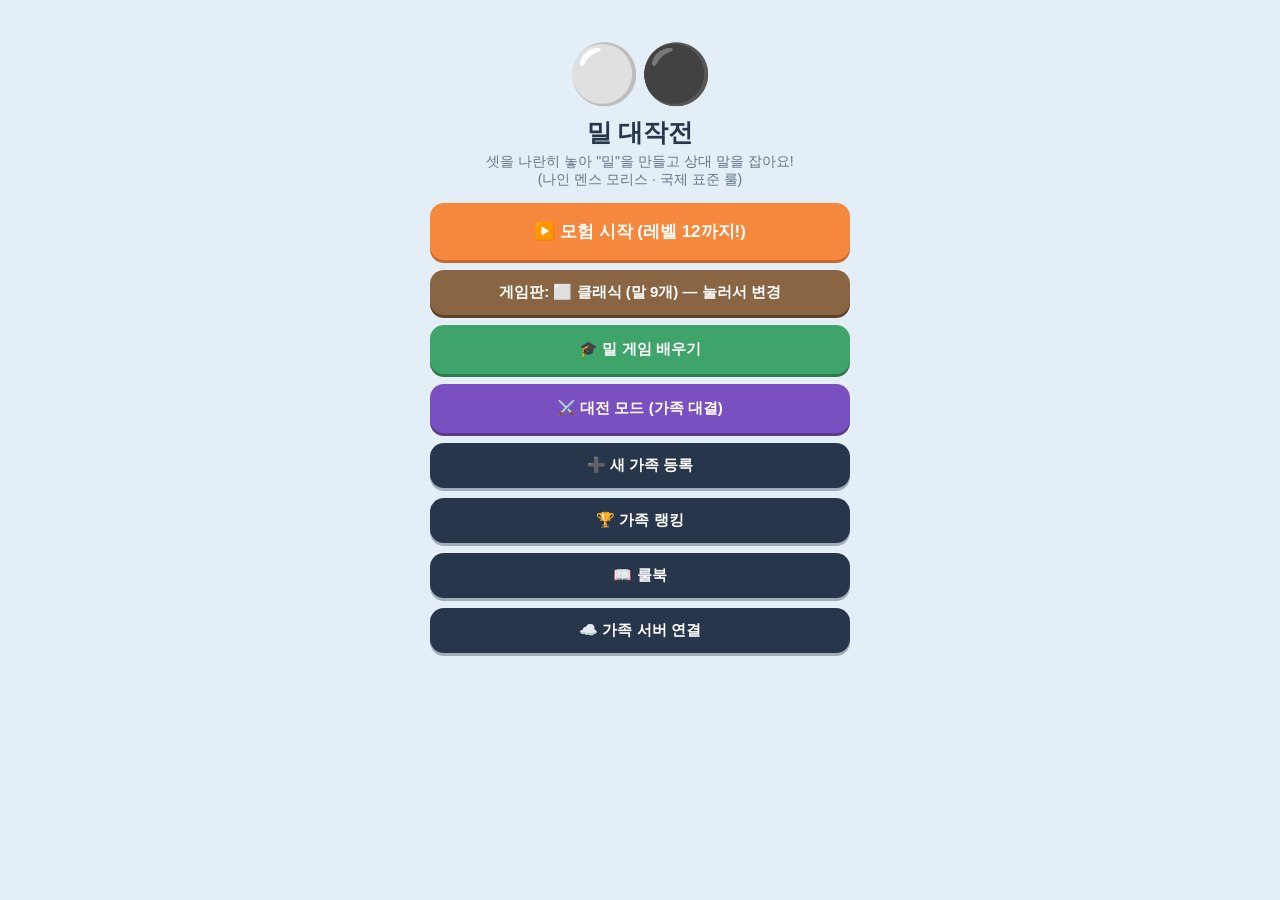
<file: morris.html>
<!DOCTYPE html>
<html lang="ko">
<head>
<meta charset="UTF-8">
<meta name="viewport" content="width=device-width, initial-scale=1.0, user-scalable=no">
<title>밀 대작전 — 나인 모리스</title>
<style>
:root{ --bg:#E3EEF7; --card:#fff; --ink:#27364B; --accent:#F5883C; --gold:#F2B33D;
  --danger:#E15B5B; --success:#3FA46A; --wood:#C9A268; --wood2:#B58C4F; }
*{box-sizing:border-box; -webkit-tap-highlight-color:transparent;}
html,body{margin:0;padding:0;}
body{background:var(--bg); color:var(--ink);
  font-family:"Apple SD Gothic Neo","Malgun Gothic","Noto Sans KR",sans-serif;
  display:flex; flex-direction:column; align-items:center; min-height:100vh;
  padding:10px 10px 24px; user-select:none; -webkit-user-select:none;}
.wrap{width:100%; max-width:560px; display:flex; flex-direction:column; gap:10px;}
.btn{border:none; border-radius:14px; padding:13px 16px; font-size:15px; font-weight:800;
  font-family:inherit; cursor:pointer; color:#fff; background:var(--ink);
  box-shadow:0 3px 0 rgba(39,54,75,.35);}
.btn:active{transform:translateY(2px); box-shadow:0 1px 0 rgba(39,54,75,.35);}
.btn.orange{background:var(--accent); box-shadow:0 3px 0 #C9662A;}
.btn.green{background:var(--success); box-shadow:0 3px 0 #2C7A4E;}
.btn.red{background:var(--danger); box-shadow:0 3px 0 #A83C3C;}
.btn.sm{padding:8px 10px; font-size:13px; border-radius:10px;}
.topbar{display:flex; align-items:center; gap:8px;}
.foe-card{flex:1; background:var(--card); border-radius:14px; padding:9px 13px;
  display:flex; align-items:center; gap:10px; box-shadow:0 2px 0 rgba(39,54,75,.1); font-weight:800;}
.foe-card .fem{font-size:28px;}
.foe-card small{display:block; font-size:11px; opacity:.6;}
.statusline{background:var(--card); border-radius:12px; padding:12px 14px; font-size:16px;
  font-weight:800; min-height:48px; line-height:1.45; box-shadow:0 2px 0 rgba(39,54,75,.08);}
.statusline.good{color:var(--success);} .statusline.warn{color:var(--danger);}
.btnrow{display:flex; gap:8px;}
.btnrow .btn{flex:1;}
.trays{display:flex; gap:8px;}
.tray{flex:1; background:var(--card); border-radius:12px; padding:7px 10px; min-height:38px;
  font-size:15px; box-shadow:0 2px 0 rgba(39,54,75,.08);}
.tray b{font-size:11px; display:block; opacity:.55;}
/* ===== SVG 보드 ===== */
#boardBox{width:100%; aspect-ratio:1/1; background:var(--wood); border-radius:18px;
  border:5px solid #8A6543; box-shadow:0 5px 0 rgba(39,54,75,.2); position:relative; overflow:hidden;}
#boardBox svg{width:100%; height:100%; display:block;}
.pt{cursor:pointer;}
.stoneW{fill:url(#gw); stroke:#B9C4D0; stroke-width:2;}
.stoneB{fill:url(#gb); stroke:#111826; stroke-width:2;}
.selring{fill:none; stroke:var(--gold); stroke-width:5;}
.dotmove{fill:rgba(63,164,106,.85);}
.removable{stroke:#E15B5B !important; stroke-width:5 !important;}
.hintring{fill:none; stroke:#3FA46A; stroke-width:5; stroke-dasharray:8 6;}
@keyframes stonepop{0%{transform:scale(1.5); opacity:.4;}100%{transform:scale(1); opacity:1;}}
.pop{animation:stonepop .22s ease-out; transform-origin:center; transform-box:fill-box;}
@keyframes shakeP{0%,100%{transform:translateX(0);}25%{transform:translateX(-5px);}75%{transform:translateX(5px);}}
.shakeP{animation:shakeP .3s; transform-box:fill-box;}
/* ===== 화면/모달 ===== */
.screen{position:fixed; inset:0; background:var(--bg); z-index:80; display:none;
  flex-direction:column; align-items:center; padding:26px 16px; overflow-y:auto;}
.screen.show{display:flex;}
.screen h1{font-size:25px; margin:8px 0 4px;}
.screen .sub{font-size:14px; opacity:.65; margin-bottom:14px; text-align:center;}
.menu-list{width:100%; max-width:420px; display:flex; flex-direction:column; gap:10px;}
.overlay{position:fixed; inset:0; background:rgba(39,54,75,.55); display:none;
  align-items:center; justify-content:center; z-index:90; padding:16px;}
.overlay.show{display:flex;}
.modal{background:var(--card); border-radius:22px; padding:24px 20px; width:100%;
  max-width:420px; max-height:88vh; overflow-y:auto; text-align:center;}
.modal .big{font-size:52px;}
.modal h2{margin:6px 0 8px; font-size:20px;}
.modal p{font-size:14px; line-height:1.6; margin:0 0 14px;}
.ranklist{display:flex; flex-direction:column; gap:7px; margin:10px 0; text-align:left;}
.rankrow{display:flex; align-items:center; gap:10px; background:#F4F8FB; border-radius:12px; padding:9px 12px;}
.rankrow .rnm{font-weight:800; font-size:15px;}
.rankrow .rdt{font-size:11px; opacity:.6;}
.avrow{display:flex; gap:6px; flex-wrap:wrap; justify-content:center; margin:8px 0;}
.av{font-size:24px; background:#F1F5F9; border:2px solid transparent; border-radius:10px; padding:5px 8px; cursor:pointer;}
.av.sel{border-color:var(--accent); background:#FFF3E8;}
input.txt{width:100%; border:3px solid #D6E0EA; border-radius:12px; padding:12px; font-family:inherit;
  font-size:16px; box-sizing:border-box; margin-bottom:10px; font-weight:700; color:var(--ink); outline:none;}
input.txt:focus{border-color:var(--accent);}
.confetti{position:fixed; top:-40px; font-size:26px; z-index:95; pointer-events:none; animation:fall 2.6s linear forwards;}
@keyframes fall{to{transform:translateY(110vh) rotate(540deg);}}
/* PvP 배지 */
.pvp-badge{display:none;}
body.pvp .pvp-badge{display:flex; align-items:center; gap:8px; background:var(--card);
  border-radius:14px; padding:8px 14px; box-shadow:0 2px 0 rgba(39,54,75,.1); border:3px solid transparent; font-weight:800;}
body.pvp .pvp-badge.on{border-color:var(--gold); background:#FFF9EC;}
body.pvp .foe-card,body.pvp #btnHint{display:none !important;}
/* PC */
@media (min-width:1000px){
  .wrap{max-width:min(720px, calc(100vh - 190px));}
}
@media (prefers-reduced-motion:reduce){*{animation:none!important; transition:none!important;}}
</style>
</head>
<body>

<!-- 메인 메뉴 -->
<div class="screen show" id="menuScreen" style="z-index:82;">
  <div style="font-size:58px;margin-top:14px;">⚪⚫</div>
  <h1>밀 대작전</h1>
  <div class="sub">셋을 나란히 놓아 "밀"을 만들고 상대 말을 잡아요!<br>(나인 멘스 모리스 · 국제 표준 룰)</div>
  <div class="menu-list">
    <button class="btn orange" id="menuPlay" style="padding:17px 0;font-size:17px;">▶️ 모험 시작 (레벨 12까지!)</button>
    <button class="btn" id="menuBoard" style="padding:13px 0;background:#8A6543;box-shadow:0 3px 0 #5F4326;"></button>
    <button class="btn green" id="menuTut" style="padding:15px 0;">🎓 밀 게임 배우기</button>
    <button class="btn" id="menuPvp" style="padding:15px 0;background:#7A4FBF;box-shadow:0 3px 0 #5A3A8E;">⚔️ 대전 모드 (가족 대결)</button>
    <button class="btn" id="menuAdd" style="padding:13px 0;">➕ 새 가족 등록</button>
    <button class="btn" id="menuRank" style="padding:13px 0;">🏆 가족 랭킹</button>
    <button class="btn" id="menuRules" style="padding:13px 0;">📖 룰북</button>
    <button class="btn" id="menuCloud" style="padding:13px 0;">☁️ 가족 서버 연결</button>
  </div>
</div>

<!-- 프로필 선택 -->
<div class="screen" id="pScreen">
  <h1>👤 누가 도전하나요?</h1>
  <div class="sub">자기 이름을 골라요!</div>
  <div class="menu-list" id="pList"></div>
  <div class="menu-list" style="margin-top:10px;">
    <button class="btn" id="pBack">← 메뉴로</button>
  </div>
</div>

<!-- 게임 화면 -->
<div class="wrap" id="gameWrap" style="display:none;">
  <div class="pvp-badge" id="pvpTop"></div>
  <div class="topbar">
    <div class="foe-card"><span class="fem" id="foeEm">🐹</span>
      <div><span id="foeNm">상대</span><small id="foeLv">레벨 1</small></div></div>
  </div>
  <div id="boardBox"></div>
  <div class="pvp-badge" id="pvpBottom"></div>
  <div class="statusline" id="statusline">…</div>
  <div class="trays">
    <div class="tray"><b>내가 잡은 말</b><span id="trayMine"></span></div>
    <div class="tray"><b>상대가 잡은 말</b><span id="trayFoe"></span></div>
  </div>
  <div class="btnrow">
    <button class="btn green" id="btnHint">💡 힌트</button>
    <button class="btn orange" id="btnNew">🔄 다시 시작</button>
    <button class="btn" id="btnMenu">🏠 메뉴</button>
  </div>
</div>

<!-- 범용 모달 -->
<div class="overlay" id="mOverlay">
  <div class="modal">
    <div class="big" id="mEmoji">🎉</div>
    <h2 id="mTitle"></h2>
    <p id="mTxt"></p>
    <div id="mExtra"></div>
    <button class="btn orange" id="mBtn" style="width:100%;">확인</button>
  </div>
</div>

<!-- 가족 등록 -->
<div class="overlay" id="regOverlay">
  <div class="modal">
    <div class="big">➕</div>
    <h2>새 가족 등록</h2>
    <input class="txt" id="regName" maxlength="8" placeholder="닉네임 (8자까지)">
    <div class="avrow" id="regAvs"></div>
    <p id="regErr" style="color:var(--danger);font-weight:800;font-size:13px;min-height:18px;margin:4px 0;"></p>
    <button class="btn green" id="regGo" style="width:100%;margin-bottom:8px;">등록하기!</button>
    <button class="btn" id="regClose" style="width:100%;">닫기</button>
  </div>
</div>

<!-- 랭킹 -->
<div class="overlay" id="rankOverlay">
  <div class="modal">
    <div class="big">🏆</div>
    <h2>가족 랭킹</h2>
    <p style="margin-bottom:0;">레벨 순 · 같으면 <b>레벨업 과정에서 잡은 말</b> 순!</p>
    <div class="ranklist" id="rankList"></div>
    <button class="btn orange" id="rankClose" style="width:100%;">닫기</button>
  </div>
</div>

<!-- 대전 상대 선택 -->
<div class="overlay" id="pvpOverlay">
  <div class="modal">
    <div class="big">⚔️</div>
    <h2 id="pvpTitle">첫 번째 플레이어</h2>
    <p style="margin-bottom:0;font-size:13px;">선공(⚪ 흰 돌)은 랜덤으로 정해져요! 🎲</p>
    <div class="ranklist" id="pvpList"></div>
    <button class="btn" id="pvpCancel" style="width:100%;">취소</button>
  </div>
</div>

<!-- 가족 서버 -->
<div class="overlay" id="cloudOverlay">
  <div class="modal">
    <div class="big">☁️</div>
    <h2>가족 서버 연결</h2>
    <p style="font-size:13px;">모든 기기에서 <b>같은 가족 코드</b>를 입력하면 전적이 하나로 합쳐져요. 체스·춍춍폴리와 코드를 공유해요.</p>
    <p id="cloudStatus" style="font-weight:800;font-size:14px;"></p>
    <input class="txt" id="cloudCode" type="password" maxlength="30" placeholder="우리끼리 정한 암호">
    <button class="btn green" id="cloudConnect" style="width:100%;margin-bottom:8px;">🔗 연결하기</button>
    <button class="btn" id="cloudTestBtn" style="width:100%;margin-bottom:8px;">📡 연결 테스트</button>
    <button class="btn red" id="cloudOff" style="width:100%;margin-bottom:8px;">🔌 연결 해제</button>
    <button class="btn" id="cloudClose" style="width:100%;">닫기</button>
  </div>
</div>

<script>
"use strict";
/* =====================================================
   밀 대작전 — 나인 멘스 모리스 (국제 표준 룰)
   놓기 → 이동 → (3개 남으면) 플라잉 / 밀=3연속 → 상대 말 제거
   ===================================================== */
/* ---------- 보드 정의 ---------- */
const PT=[ // 24개 점의 (row,col) — 7x7 격자
 [0,0],[0,3],[0,6], [1,1],[1,3],[1,5], [2,2],[2,3],[2,4],
 [3,0],[3,1],[3,2], [3,4],[3,5],[3,6],
 [4,2],[4,3],[4,4], [5,1],[5,3],[5,5], [6,0],[6,3],[6,6] ];
const ADJ=[
 [1,9],[0,2,4],[1,14],[4,10],[1,3,5,7],[4,13],[7,11],[4,6,8],[7,12],
 [0,10,21],[3,9,11,18],[6,10,15],[8,13,17],[5,12,14,20],[2,13,23],
 [11,16],[15,17,19],[12,16],[10,19],[16,18,20,22],[13,19],[9,22],[19,21,23],[14,22] ];
const MILLS=[
 [0,1,2],[3,4,5],[6,7,8],[9,10,11],[12,13,14],[15,16,17],[18,19,20],[21,22,23],
 [0,9,21],[3,10,18],[6,11,15],[1,4,7],[16,19,22],[8,12,17],[5,13,20],[2,14,23] ];
/* 🔥 하드모드(12 멘스 모리스): 대각선 4개 추가 */
const DIAG=[[0,3],[3,6],[2,5],[5,8],[15,18],[18,21],[17,20],[20,23]];
const ADJ_H=ADJ.map(a=>a.slice());
DIAG.forEach(([a,b])=>{ ADJ_H[a].push(b); ADJ_H[b].push(a); });
const MILLS_H=MILLS.concat([[0,3,6],[2,5,8],[15,18,21],[17,20,23]]);
/* 판 설정 (클래식/하드) */
let boardMode = "classic";
try{ boardMode = localStorage.getItem("morrisBoard")||"classic"; }catch(e){}
function BC(){ return boardMode==="hard"
  ? {adj:ADJ_H, mills:MILLS_H, hand:12, name:"🔥 하드모드", diag:true}
  : {adj:ADJ,  mills:MILLS,  hand:9,  name:"⬜ 클래식",  diag:false}; }
function millsAt(i){ return BC().mills.filter(m=>m.includes(i)); }

/* ---------- 게임 상태 ----------
   b[24]: 0=빈칸, 1=백(선공), 2=흑
   phase per player: 남은 배치 수 hand[1],hand[2]
   turn: 1|2                                            */
let st=null;
function newState(){ const n=BC().hand; return {b:new Array(24).fill(0), hand:[0,n,n], turn:1, quiet:0}; }
function countP(s,p){ return s.b.reduce((n,v)=>n+(v===p?1:0),0); }
function inMill(s,i){ const p=s.b[i]; if(!p)return false;
  return millsAt(i).some(m=>m.every(x=>s.b[x]===p)); }
function makesMill(s,i,p){ return millsAt(i).some(m=>m.every(x=>x===i?true:s.b[x]===p)); }
function removable(s,p){ // p(상대)의 제거 가능한 말: 밀 밖 우선, 전부 밀이면 아무거나
  const all=[],free=[];
  for(let i=0;i<24;i++) if(s.b[i]===p){ all.push(i); if(!inMill(s,i))free.push(i); }
  return free.length?free:all;
}
function flying(s,p){ return s.hand[p]===0 && countP(s,p)===3; }
/* 수 목록: {t:'place',i} | {t:'move',f,i} — 밀 생성 시 rm 후보는 별도 처리 */
function genMoves(s,p){
  const mv=[];
  if(s.hand[p]>0){
    for(let i=0;i<24;i++) if(s.b[i]===0) mv.push({t:"place",i});
  }else if(flying(s,p)){
    for(let f=0;f<24;f++) if(s.b[f]===p)
      for(let i=0;i<24;i++) if(s.b[i]===0) mv.push({t:"move",f,i});
  }else{
    const A=BC().adj;
    for(let f=0;f<24;f++) if(s.b[f]===p)
      for(const i of A[f]) if(s.b[i]===0) mv.push({t:"move",f,i});
  }
  return mv;
}
function applyMove(s,p,m,rm){ // rm: 제거할 상대 말 인덱스 or -1
  if(m.t==="place"){ s.b[m.i]=p; s.hand[p]--; }
  else{ s.b[m.f]=0; s.b[m.i]=p; }
  if(rm>=0){ s.b[rm]=0; s.quiet=0; } else if(m.t==="move"){ s.quiet++; } else { s.quiet=0; }
  s.turn=3-p;
}
function cloneS(s){ return {b:s.b.slice(), hand:s.hand.slice(), turn:s.turn, quiet:s.quiet}; }
/* 승패: 반환 0=진행, 1|2=승자, 3=무승부 */
function winner(s){
  const p=s.turn, o=3-p;
  if(s.hand[p]===0 && countP(s,p)<3) return o;
  // 🔥 하드모드: 배치가 끝났는데 판이 꽉 차면 무승부 (표준 규칙)
  if(s.hand[1]===0 && s.hand[2]===0 && s.b.every(v=>v!==0)) return 3;
  if(genMoves(s,p).length===0 && s.hand[p]===0) return o;
  if(s.quiet>=60) return 3; // 60수 동안 포획 없음 → 무승부
  return 0;
}

/* ---------- AI (네가맥스) ---------- */
function evalS(s,me){
  const o=3-me;
  let sc=(countP(s,me)+s.hand[me]-countP(s,o)-s.hand[o])*100;
  // 밀 개수 & 2연속(밀 위협)
  for(const m of BC().mills){
    let mine=0,his=0,emp=0;
    for(const x of m){ if(s.b[x]===me)mine++; else if(s.b[x]===o)his++; else emp++; }
    if(mine===3)sc+=25; if(his===3)sc-=25;
    if(mine===2&&emp===1)sc+=14; if(his===2&&emp===1)sc-=14;
  }
  // 기동력
  sc+=(genMoves(s,me).length-genMoves(s,o).length)*2;
  return sc;
}
function allActions(s,p){ // (수 + 제거 선택) 전개
  const out=[];
  for(const m of genMoves(s,p)){
    const t=cloneS(s);
    if(m.t==="place"){ t.b[m.i]=p; } else { t.b[m.f]=0; t.b[m.i]=p; }
    if(makesMill(t,m.i,p)){
      for(const r of removable(t,3-p)) out.push({m,rm:r});
    }else out.push({m,rm:-1});
  }
  return out;
}
/* 탐색: 현재 s.turn 관점 점수 */
function search(s,depth,alpha,beta){ // 현재 s.turn 관점 점수
  const p=s.turn, w=winner(s);
  if(w===p)return 10000+depth;
  if(w===3-p)return -10000-depth;
  if(w===3)return 0;
  if(depth===0)return evalS(s,p);
  let best=-Infinity;
  const acts=allActions(s,p);
  // 간단 정렬: 제거 동반 수 우선
  acts.sort((a,b)=>(b.rm>=0)-(a.rm>=0));
  for(const a of acts){
    const t=cloneS(s);
    applyMove(t,p,a.m,a.rm);
    const sc=-search(t,depth-1,-beta,-alpha);
    if(sc>best)best=sc;
    if(best>alpha)alpha=best;
    if(alpha>=beta)break;
  }
  return best;
}
function bestAction(s,depth){
  const p=s.turn;
  let best=null,bestSc=-Infinity;
  const acts=allActions(s,p);
  acts.sort((a,b)=>(b.rm>=0)-(a.rm>=0));
  for(const a of acts){
    const t=cloneS(s);
    applyMove(t,p,a.m,a.rm);
    const sc=-search(t,depth-1,-Infinity,Infinity);
    if(sc>bestSc){ bestSc=sc; best=a; }
  }
  return best;
}
/* 레벨 1~12: 깊이/블런더 */
const FOES=[
 ["🐹","꼬물이"],["🐰","토토"],["🐣","삐약이"],["🦊","여우별"],["🐢","거북도사"],["🐧","펭펭"],
 ["🦉","부엉박사"],["🐺","늑대장군"],["🦅","독수리"],["🦁","사자왕"],["🐲","아기용"],["🐉","전설의 용"] ];
const MAXLV=12;
function aiConfig(lv){
  const depth = lv<=3?1 : lv<=6?2 : lv<=9?3 : 4;
  const blunder = lv<=2?0.5 : lv<=4?0.3 : lv<=6?0.18 : lv<=9?0.08 : 0;
  return {depth,blunder};
}
function aiPick(s,lv){
  const cfg=aiConfig(lv);
  const acts=allActions(s,s.turn);
  if(!acts.length)return null;
  if(Math.random()<cfg.blunder) return acts[Math.floor(Math.random()*acts.length)];
  return bestAction(s,cfg.depth)||acts[0];
}

/* ---------- 효과음 ---------- */
let AC=null;
function tone(f,d,w,v,dl){ try{
  AC=AC||new (window.AudioContext||window.webkitAudioContext)();
  const t=AC.currentTime+(dl||0), o=AC.createOscillator(), g=AC.createGain();
  o.type=w||"square"; o.frequency.value=f;
  g.gain.setValueAtTime(v||0.12,t); g.gain.exponentialRampToValueAtTime(0.001,t+d);
  o.connect(g); g.connect(AC.destination); o.start(t); o.stop(t+d);
}catch(e){} }
const sndPlace =()=>tone(420,0.06,"square",0.13);
const sndMill  =()=>{tone(523,0.09);tone(659,0.09,"square",0.13,0.09);tone(784,0.14,"square",0.15,0.18);};
const sndTake  =()=>{tone(300,0.07,"square",0.15);tone(200,0.12,"square",0.13,0.07);};
const sndWarn  =()=>tone(180,0.16,"sawtooth",0.12);
const sndWinF  =()=>{[523,659,784,1047,1319].forEach((f,i)=>tone(f,0.28,"square",0.13,i*0.12));};
const sndLose  =()=>{tone(392,0.2,"square",0.1);tone(294,0.28,"square",0.1,0.2);};
function confettiBurst(){
  try{ const ems=["🎉","⭐","🎊","✨","💛"];
  for(let i=0;i<24;i++){ const d=document.createElement("div");
    d.className="confetti"; d.textContent=ems[i%5];
    d.style.left=(Math.random()*100)+"vw"; d.style.animationDelay=(Math.random()*0.7)+"s";
    document.body.appendChild(d); setTimeout(()=>d.remove(),3400); } }catch(e){}
}

/* ---------- 프로필 ---------- */
const AVATARS=["🦁","🐯","🐻","🐰","🦊","🐼","🐨","🦄","🐸","🐙","🦖","👑"];
let profiles=[], current=null;
function loadProfiles(){
  try{ profiles=JSON.parse(localStorage.getItem("morrisProfiles")||"[]"); }catch(e){ profiles=[]; }
  if(!Array.isArray(profiles)) profiles=[];
}
function saveProfiles(){
  try{ localStorage.setItem("morrisProfiles", JSON.stringify(profiles)); }catch(e){}
  cloudSave();
}
function esc(s){ return String(s).replace(/[<>&"]/g,c=>({"<":"&lt;",">":"&gt;","&":"&amp;",'"':"&quot;"}[c])); }

/* ===== ☁️ 가족 서버 (체스·춍춍폴리와 코드 공유) ===== */
const FB_URL="https://thechorokfamilygame-default-rtdb.asia-southeast1.firebasedatabase.app";
function cHash(s){ let x=5381; for(const c of s) x=(x*33+c.charCodeAt(0))>>>0; return x.toString(36); }
function famCode(){ try{ return localStorage.getItem("familyCode")||""; }catch(e){ return ""; } }
function famUrl(){ return FB_URL+"/families/"+cHash("fam:"+famCode())+"/morris.json"; }
function mergeCloud(local,remote){
  const NUM=["level","levelH","wins","losses","rankCaps","pvpW","pvpL"], map={};
  [...(remote||[]),...(local||[])].forEach(p=>{
    if(!p||!p.name)return;
    if(!map[p.name]) map[p.name]=Object.assign({},p);
    else{ const m=map[p.name];
      NUM.forEach(f=>{ m[f]=Math.max(m[f]||0,p[f]||0); });
      Object.keys(p).forEach(f=>{ if(m[f]==null) m[f]=p[f]; }); }
  });
  return Object.values(map);
}
let _cloudT=null;
function cloudSave(){
  if(!famCode())return;
  if(_cloudT)clearTimeout(_cloudT);
  _cloudT=setTimeout(()=>{ try{
    fetch(famUrl(),{method:"PUT",headers:{"Content-Type":"application/json"},
      body:JSON.stringify(profiles)}).catch(()=>{}); }catch(e){} },800);
}
async function cloudSync(){
  if(!famCode())return false;
  let remote=null;
  try{ const r=await fetch(famUrl()); if(r.ok) remote=await r.json(); }catch(e){ return false; }
  profiles=mergeCloud(profiles,remote);
  try{ localStorage.setItem("morrisProfiles", JSON.stringify(profiles)); }catch(e){}
  cloudSave();
  return true;
}

/* ---------- 화면 요소 ---------- */
const $=id=>document.getElementById(id);
const menuScreen=$("menuScreen"), pScreen=$("pScreen"), gameWrap=$("gameWrap");
function modal(em,title,txt,btn,cb){
  $("mEmoji").textContent=em; $("mTitle").textContent=title; $("mTxt").textContent=txt;
  $("mExtra").innerHTML=""; $("mBtn").textContent=btn||"확인";
  $("mBtn").onclick=()=>{ $("mOverlay").classList.remove("show"); cb&&cb(); };
  $("mOverlay").classList.add("show");
}
function setStatus(t,cls){ const s=$("statusline"); s.innerHTML=t; s.className="statusline "+(cls||""); }

/* ---------- 보드 렌더 (SVG) ---------- */
const S=700, XY=i=>[50+PT[i][1]*100, 50+PT[i][0]*100];
let selected=-1, pendingRemove=false, gameOver=false, busy=false, hintA=null;
let level=1, pvp=null, tut=null;
let capMine=0, capFoe=0, myColor=1; // 모험: 나는 항상 백(1) 선공… 공정성 위해 레벨 짝수는 후공? 단순화: 항상 백
function buildBoard(){
  const box=$("boardBox");
  let h='<svg viewBox="0 0 700 700"><defs>'
   +'<radialGradient id="gw" cx="35%" cy="30%"><stop offset="0%" stop-color="#fff"/><stop offset="100%" stop-color="#CCD6E0"/></radialGradient>'
   +'<radialGradient id="gb" cx="35%" cy="30%"><stop offset="0%" stop-color="#5A6B82"/><stop offset="100%" stop-color="#1B2433"/></radialGradient>'
   +'</defs><g stroke="#7A5A33" stroke-width="7" stroke-linecap="round">';
  // 세 개의 정사각형 + 연결선
  const sq=(a)=>{const[x1,y1]=XY(a[0]),[x2,y2]=XY(a[1]),[x3,y3]=XY(a[2]),[x4,y4]=XY(a[3]);
    return '<path fill="none" d="M'+x1+' '+y1+'L'+x2+' '+y2+'L'+x3+' '+y3+'L'+x4+' '+y4+'Z"/>';};
  h+=sq([0,2,23,21])+sq([3,5,20,18])+sq([6,8,17,15]);
  const ln=(a,b)=>{const[x1,y1]=XY(a),[x2,y2]=XY(b);return '<line x1="'+x1+'" y1="'+y1+'" x2="'+x2+'" y2="'+y2+'"/>';};
  h+=ln(1,7)+ln(9,11)+ln(12,14)+ln(16,22);
  if(BC().diag) h+=ln(0,6)+ln(2,8)+ln(15,21)+ln(17,23); // 🔥 대각선
  h+='</g><g id="ptsLayer"></g></svg>';
  box.innerHTML=h;
  renderBoard();
}
function renderBoard(){
  const layer=document.getElementById("ptsLayer");
  if(!layer||!st)return;
  let h="";
  const legalDests=new Set();
  if(selected>=0&&!pendingRemove){
    if(flying(st,st.turn)){ for(let i=0;i<24;i++) if(st.b[i]===0) legalDests.add(i); }
    else BC().adj[selected].forEach(i=>{ if(st.b[i]===0) legalDests.add(i); });
  }
  const rmSet=new Set(pendingRemove?removable(st,3-st.turn):[]);
  for(let i=0;i<24;i++){
    const [x,y]=XY(i), v=st.b[i];
    h+='<circle cx="'+x+'" cy="'+y+'" r="11" fill="#6B4A26"/>';
    if(v){
      h+='<circle class="pt pop '+(v===1?"stoneW":"stoneB")+(rmSet.has(i)?" removable":"")+'" data-i="'+i+'" cx="'+x+'" cy="'+y+'" r="30"/>';
      if(i===selected) h+='<circle class="selring" cx="'+x+'" cy="'+y+'" r="36"/>';
      if(hintA&&hintA.m.t==="move"&&hintA.m.f===i) h+='<circle class="hintring" cx="'+x+'" cy="'+y+'" r="36"/>';
    }else{
      if(legalDests.has(i)) h+='<circle class="dotmove pt" data-i="'+i+'" cx="'+x+'" cy="'+y+'" r="13"/>';
      if(hintA&&hintA.m.i===i&&st.b[i]===0) h+='<circle class="hintring" cx="'+x+'" cy="'+y+'" r="22"/>';
      h+='<circle class="pt" data-i="'+i+'" cx="'+x+'" cy="'+y+'" r="30" fill="transparent"/>';
    }
  }
  layer.innerHTML=h;
  layer.querySelectorAll(".pt").forEach(el=>el.addEventListener("pointerdown",()=>onTap(+el.dataset.i)));
  $("trayMine").textContent = "⚫".repeat(capMine)||"—";
  $("trayFoe").textContent  = "⚪".repeat(capFoe)||"—";
}
function shakePt(i){
  try{ const el=document.querySelector('#ptsLayer [data-i="'+i+'"]');
    if(el){ el.classList.remove("shakeP"); void el.getBBox; el.classList.add("shakeP"); } }catch(e){}
}

/* ---------- 진행 ---------- */
function humanSide(){ return pvp ? st.turn : myColor; }
function isHumanTurn(){ return pvp ? true : st.turn===myColor; }
function onTap(i){
  if(busy||gameOver||!st)return;
  if(!isHumanTurn())return;
  if(tut&&tut.allow&&!tut.allow.has(i)&&!(tut.allowAnyEmpty&&st.b[i]===0)){ 
    // 튜토리얼: 지정된 곳만
    sndWarn(); shakePt(i); return;
  }
  const p=st.turn;
  if(pendingRemove){
    const rms=removable(st,3-p);
    if(st.b[i]===3-p && rms.includes(i)){ doRemove(i); }
    else{ setStatus("⚠️ 빨간 테두리의 상대 말만 잡을 수 있어요!","warn"); sndWarn(); shakePt(i); }
    return;
  }
  if(st.hand[p]>0){ // 배치 단계
    if(st.b[i]===0) doPlace(i);
    else{ setStatus("⚠️ 빈 자리에만 놓을 수 있어요!","warn"); sndWarn(); shakePt(i); }
    return;
  }
  // 이동 단계
  if(st.b[i]===p){ selected=(selected===i?-1:i); hintA=null; renderBoard(); 
    if(selected>=0) setStatus("초록 점을 눌러 이동해요!"); return; }
  if(selected>=0 && st.b[i]===0){
    const ok = flying(st,p) || BC().adj[selected].includes(i);
    if(ok){ doMove(selected,i); }
    else{ setStatus("⚠️ 선으로 이어진 옆 점으로만 갈 수 있어요!","warn"); sndWarn(); shakePt(i); }
    return;
  }
  if(st.b[i]===3-p){ setStatus("⚠️ 그건 상대 말이에요!","warn"); sndWarn(); shakePt(i); }
}
function doPlace(i){
  const p=st.turn;
  st.b[i]=p; st.hand[p]--; st.quiet=0; sndPlace(); hintA=null;
  tutEvent("place",i);
  if(makesMill(st,i,p)){ startRemove(); return; }
  st.turn=3-p; afterTurn();
}
function doMove(f,i){
  const p=st.turn;
  st.b[f]=0; st.b[i]=p; st.quiet++; selected=-1; sndPlace(); hintA=null;
  tutEvent("move",i);
  if(makesMill(st,i,p)){ startRemove(); return; }
  st.turn=3-p; afterTurn();
}
function startRemove(){
  pendingRemove=true; sndMill(); renderBoard();
  const who=st.turn;
  if(isHumanTurn()){
    setStatus("🎉 <b>밀 완성!</b> 빨간 테두리 상대 말을 눌러 잡아요!","good");
    tutEvent("mill");
  }
}
function doRemove(i){
  const p=st.turn;
  st.b[i]=0; st.quiet=0; pendingRemove=false; sndTake();
  if(pvp){ /* 대전은 트레이를 색 기준으로 */ if(p===1)capMine++; else capFoe++; }
  else{ if(p===myColor){ capMine++; if(current&&!tut) current.captures=(current.captures||0)+1; } else capFoe++; }
  tutEvent("remove",i);
  st.turn=3-p; afterTurn();
}
function afterTurn(){
  selected=-1; renderBoard();
  const w=winner(st);
  if(w){ endGame(w); return; }
  if(tut){ tutNext(); return; }
  if(pvp){ pvpStatus(); return; }
  if(st.turn===myColor){ myStatus(); }
  else{ setStatus(FOES[level-1][0]+" 상대가 생각하는 중…"); busy=true; setTimeout(aiTurn, 450); }
}
function myStatus(){
  const p=myColor;
  if(st.hand[p]>0) setStatus("⚪ 빈 점을 눌러 말을 놓아요! (남은 말 "+st.hand[p]+"개)");
  else if(flying(st,p)) setStatus("🕊️ <b>플라잉!</b> 3개 남아서 아무 빈 점으로나 날 수 있어요!","good");
  else setStatus("⚪ 내 말을 누르고, 초록 점으로 이동!");
}
function aiTurn(){
  if(gameOver||!st){ busy=false; return; }
  const a=aiPick(st, level);
  busy=false;
  if(!a){ const w=winner(st); if(w)endGame(w); return; }
  const p=st.turn;
  if(a.m.t==="place"){ st.b[a.m.i]=p; st.hand[p]--; st.quiet=0; }
  else{ st.b[a.m.f]=0; st.b[a.m.i]=p; st.quiet++; }
  sndPlace();
  if(a.rm>=0){
    renderBoard();
    setTimeout(()=>{
      st.b[a.rm]=0; st.quiet=0; capFoe++; sndTake();
      st.turn=3-p; afterTurn();
    }, 500);
    sndMill();
    return;
  }
  st.turn=3-p; afterTurn();
}

/* ---------- 승패 ---------- */
function endGame(w){
  gameOver=true; renderBoard();
  if(tut)return;
  if(pvp){
    if(w===3){ modal("🤝","무승부!","60수 동안 아무도 잡지 못했어요 — 둘 다 잘 싸웠어요!","🏠 메뉴로",showMenu); }
    else{
      const W=pvp[w], L=pvp[3-w];
      sndWinF(); confettiBurst();
      W.pvpW=(W.pvpW||0)+1; L.pvpL=(L.pvpL||0)+1; saveProfiles();
      modal("🏆","승리!",W.avatar+" "+W.name+"님("+(w===1?"⚪ 흰돌":"⚫ 검은돌")+") 승리! 대전 전적 "+W.pvpW+"승!","🏠 메뉴로",showMenu);
    }
    return;
  }
  if(w===3){ modal("🤝","무승부!","60수 동안 아무도 잡지 못했어요. 다시 도전!","확인",()=>{}); return; }
  if(w===myColor){
    sndWinF(); confettiBurst();
    if(current){
      current.wins=(current.wins||0)+1;
      if(level<MAXLV){
        if(boardMode==="hard"){ current.levelH=Math.min(MAXLV,(current.levelH||1)+1); }
        else{ current.rankCaps=(current.rankCaps||0)+capMine; current.level=Math.min(MAXLV,(current.level||1)+1); } // 랭킹은 클래식 기준
      }
      saveProfiles();
    }
    const next=Math.min(MAXLV,level+1);
    modal("🏆","승리!",FOES[level-1][1]+"을(를) 이겼어요! "+(level<MAXLV?("다음 상대: "+FOES[next-1][0]+" "+FOES[next-1][1]):"최고 레벨 유지! 대단해요!"),
      level<MAXLV?"다음 레벨 도전!":"🏠 메뉴로",
      ()=>{ if(level<MAXLV){ level=next; startGame(); } else showMenu(); });
  }else{
    sndLose();
    if(current){ current.losses=(current.losses||0)+1; saveProfiles(); }
    modal("😢","아쉬워요!","이번엔 "+FOES[level-1][1]+"이(가) 이겼어요. 다시 도전하면 분명 이길 수 있어요!","다시 도전!",startGame);
  }
}

/* ---------- 게임 시작 ---------- */
function startGame(){
  st=newState(); selected=-1; pendingRemove=false; gameOver=false; busy=false; hintA=null;
  capMine=0; capFoe=0; myColor=1; pvp=null; document.body.classList.remove("pvp");
  $("foeEm").textContent=FOES[level-1][0];
  $("foeNm").textContent=FOES[level-1][1];
  $("foeLv").textContent=BC().name+" 레벨 "+level+" / "+MAXLV;
  menuScreen.classList.remove("show"); pScreen.classList.remove("show");
  gameWrap.style.display="flex";
  buildBoard(); myStatus();
}
function showMenu(){
  pvp=null; tut=null; document.body.classList.remove("pvp");
  gameWrap.style.display="none";
  pScreen.classList.remove("show");
  menuScreen.classList.add("show");
}

/* ---------- 힌트 ---------- */
$("btnHint").addEventListener("click",()=>{
  if(busy||gameOver||!st||!isHumanTurn()||pendingRemove||pvp)return;
  hintA=bestAction(st,2);
  if(hintA){ renderBoard(); setStatus("💡 초록 점선 자리가 좋아요!","good");
    setTimeout(()=>{ hintA=null; renderBoard(); },3000); }
});
$("btnNew").addEventListener("click",()=>{
  if(busy)return;
  if(tut){ tutLoad(tut.step); return; }
  if(pvp){ startPvp(pvp[1],pvp[2]); return; }
  startGame();
});
$("btnMenu").addEventListener("click",()=>{ if(!busy) showMenu(); });

/* ---------- 프로필 UI ---------- */
function openProfiles(){
  loadProfiles();
  const list=$("pList"); list.innerHTML="";
  if(!profiles.length){
    list.innerHTML='<p style="text-align:center;opacity:.6;font-weight:700;">등록된 가족이 없어요!<br>메뉴의 [➕ 새 가족 등록]을 먼저 해주세요.</p>';
  }
  profiles.forEach(p=>{
    const b=document.createElement("button");
    b.className="btn"; b.style.cssText="display:flex;align-items:center;gap:12px;background:#fff;color:var(--ink);box-shadow:0 3px 0 rgba(39,54,75,.15);";
    b.innerHTML='<span style="font-size:26px;">'+p.avatar+'</span><span style="flex:1;text-align:left;">'+esc(p.name)
      +'<small style="display:block;font-size:11px;opacity:.6;">⬜Lv.'+(p.level||1)+' 🔥Lv.'+(p.levelH||1)+' · '+(p.wins||0)+'승 '+(p.losses||0)+'패</small></span>▶️';
    b.addEventListener("click",()=>{ current=p; level=(boardMode==="hard"?(p.levelH||1):(p.level||1)); startGame(); });
    list.appendChild(b);
  });
  menuScreen.classList.remove("show");
  pScreen.classList.add("show");
}
$("menuPlay").addEventListener("click",async ()=>{ await cloudSync(); openProfiles(); });
$("pBack").addEventListener("click",showMenu);
/* 등록 */
let regAv=AVATARS[0];
function renderRegAvs(){
  $("regAvs").innerHTML=AVATARS.map(a=>'<span class="av'+(a===regAv?" sel":"")+'" data-a="'+a+'">'+a+'</span>').join("");
  $("regAvs").querySelectorAll(".av").forEach(el=>el.addEventListener("pointerdown",()=>{ regAv=el.dataset.a; renderRegAvs(); }));
}
$("menuAdd").addEventListener("click",()=>{ regAv=AVATARS[0]; $("regName").value=""; $("regErr").textContent=""; renderRegAvs(); $("regOverlay").classList.add("show"); });
$("regClose").addEventListener("click",()=>$("regOverlay").classList.remove("show"));
$("regGo").addEventListener("click",()=>{
  const name=$("regName").value.trim();
  if(!name){ $("regErr").textContent="닉네임을 입력해요!"; return; }
  loadProfiles();
  if(profiles.some(p=>p.name===name)){ $("regErr").textContent="이미 있는 이름이에요!"; return; }
  profiles.push({id:Date.now(),name,avatar:regAv,level:1,wins:0,losses:0,captures:0,rankCaps:0,pvpW:0,pvpL:0});
  saveProfiles();
  $("regOverlay").classList.remove("show");
  modal("🎉","등록 완료!",regAv+" "+name+"님 환영해요! [모험 시작]에서 이름을 골라 시작하세요.","좋아요!",()=>{});
});
/* 랭킹 */
$("menuRank").addEventListener("click",async ()=>{
  await cloudSync(); loadProfiles();
  const sorted=[...profiles].sort((a,b)=>((b.level||1)-(a.level||1))||((b.rankCaps||0)-(a.rankCaps||0))||((b.wins||0)-(a.wins||0)));
  const list=$("rankList"); list.innerHTML="";
  if(!sorted.length) list.innerHTML='<p style="text-align:center;opacity:.6;">아직 등록된 가족이 없어요!</p>';
  sorted.forEach((p,i)=>{
    const d=document.createElement("div"); d.className="rankrow";
    d.innerHTML='<div style="font-size:20px;">'+(["🥇","🥈","🥉"][i]||(i+1)+"위")+'</div><div style="font-size:24px;">'+p.avatar+'</div>'
      +'<div style="flex:1;"><div class="rnm">'+esc(p.name)+'</div>'
      +'<div class="rdt">⬜Lv.'+(p.level||1)+' 🔥Lv.'+(p.levelH||1)+' · ⚔️ 레벨업 잡은 말 '+(p.rankCaps||0)+'개 · '+(p.wins||0)+'승 '+(p.losses||0)+'패'
      +' · 대전 '+(p.pvpW||0)+'승'+(p.pvpL||0)+'패</div></div>';
    list.appendChild(d);
  });
  $("rankOverlay").classList.add("show");
});
$("rankClose").addEventListener("click",()=>$("rankOverlay").classList.remove("show"));

/* ---------- ⚔️ 대전 모드 ---------- */
let pvpPick=null;
$("menuPvp").addEventListener("click",()=>{
  loadProfiles();
  if(profiles.length<2){ modal("⚔️","대전 모드","등록된 가족이 2명 이상 있어야 대전할 수 있어요! 먼저 [➕ 새 가족 등록]을 해주세요.","확인",()=>{}); return; }
  pvpPick=null; renderPvpList(); $("pvpOverlay").classList.add("show");
});
$("pvpCancel").addEventListener("click",()=>$("pvpOverlay").classList.remove("show"));
function renderPvpList(){
  $("pvpTitle").textContent = pvpPick ? "상대 플레이어는 누구?" : "첫 번째 플레이어는 누구?";
  const list=$("pvpList"); list.innerHTML="";
  profiles.filter(p=>!pvpPick||p.id!==pvpPick.id).forEach(p=>{
    const row=document.createElement("div"); row.className="rankrow"; row.style.cursor="pointer";
    row.innerHTML='<div style="font-size:26px;">'+p.avatar+'</div><div><div class="rnm">'+esc(p.name)+'</div><div class="rdt">⚔️ 대전 '+(p.pvpW||0)+'승 '+(p.pvpL||0)+'패</div></div>';
    row.addEventListener("pointerdown",()=>{
      if(!pvpPick){ pvpPick=p; renderPvpList(); }
      else{ $("pvpOverlay").classList.remove("show"); startPvp(pvpPick,p); }
    });
    list.appendChild(row);
  });
}
function startPvp(a,b){
  const flip=Math.random()<0.5;
  pvp={1: flip?a:b, 2: flip?b:a};   // 1=⚪선공
  current=null; tut=null;
  st=newState(); selected=-1; pendingRemove=false; gameOver=false; busy=false; hintA=null;
  capMine=0; capFoe=0;
  document.body.classList.add("pvp");
  menuScreen.classList.remove("show"); pScreen.classList.remove("show");
  gameWrap.style.display="flex";
  buildBoard(); updatePvpBadges();
  modal("🎲","선공 뽑기 결과!","⚪ 흰 돌(선공): "+pvp[1].avatar+" "+pvp[1].name+" / ⚫ 검은 돌(후공): "+pvp[2].avatar+" "+pvp[2].name,"⚔️ 대결 시작!",pvpStatus);
}
function pvpStatus(){
  const P=pvp[st.turn];
  const hand=st.hand[st.turn];
  setStatus((st.turn===1?"⚪ ":"⚫ ")+P.avatar+" "+esc(P.name)+"님 차례!"
    +(hand>0?" (남은 말 "+hand+"개)":flying(st,st.turn)?" 🕊️ 플라잉!":""));
  updatePvpBadges();
}
function updatePvpBadges(){
  const T=$("pvpTop"), B=$("pvpBottom");
  if(!pvp)return;
  const card=(P,c)=>'<span style="font-size:24px;">'+P.avatar+'</span><b>'+esc(P.name)+'</b><span style="font-size:12px;opacity:.65;">'+(c===1?"⚪ 흰돌·선공":"⚫ 검은돌·후공")+'</span><span style="margin-left:auto;font-size:12px;opacity:.55;">대전 '+(P.pvpW||0)+'승'+(P.pvpL||0)+'패</span>';
  T.innerHTML=card(pvp[2],2); B.innerHTML=card(pvp[1],1);
  T.classList.toggle("on", st.turn===2&&!gameOver);
  B.classList.toggle("on", st.turn===1&&!gameOver);
}

/* ---------- 🎓 튜토리얼 ---------- */
const TLESSONS=[
 {msg:"밀 게임은 빈 '점'에 말을 놓는 것부터 시작해요. 아무 빈 점이나 눌러 ⚪ 말을 놓아 보세요!",
  setup:()=>{ st=newState(); }, allowAnyEmpty:true, ev:"place"},
 {msg:"셋을 한 줄로 이으면 '밀(방앗간)' 완성! 초록 점선 자리(오른쪽 위)를 눌러 밀을 만들어요!",
  setup:()=>{ st=newState(); st.b[0]=1; st.b[1]=1; st.b[5]=2; st.b[13]=2; st.hand[1]=7; st.hand[2]=7; hintA={m:{t:"place",i:2}}; },
  allow:[2], ev:"mill"},
 {msg:"밀을 만들면 상대 말 하나를 잡아요! 빨간 테두리 ⚫ 말을 눌러 잡아 보세요!",
  noSetup:true, allow:[5,13], ev:"remove"},
 {msg:"이번엔 수비! 상대(⚫)가 한 칸만 더 놓으면 밀이에요. 초록 점선 자리를 눌러 막아요!",
  setup:()=>{ st=newState(); st.b[21]=2; st.b[22]=2; st.b[4]=1; st.b[7]=1; st.hand[1]=7; st.hand[2]=7; hintA={m:{t:"place",i:23}}; },
  allow:[23], ev:"place"},
 {msg:"말을 다 놓으면 '이동 단계'! 내 말을 누르고, 선으로 이어진 초록 점으로 옮겨요. ⚪ 말을 움직여 보세요!",
  setup:()=>{ st=newState(); st.hand[1]=0; st.hand[2]=0; st.b[0]=1; st.b[4]=1; st.b[7]=1; st.b[9]=1;
    st.b[21]=2; st.b[23]=2; st.b[14]=2; st.b[20]=2; },
  allowAnyOwn:true, ev:"move"},
 {msg:"필살기! 밀을 <b>깼다가 다시 만들면 또 잡을 수 있어요.</b> 1번 자리 말을 4번으로 옮겼다가… 지금은 우선 4번으로!",
  setup:()=>{ st=newState(); st.hand[1]=0; st.hand[2]=0;
    st.b[0]=1; st.b[1]=1; st.b[2]=1; st.b[16]=1;
    st.b[21]=2; st.b[23]=2; st.b[18]=2; st.b[20]=2; hintA={m:{t:"move",f:1,i:4}}; },
  allow:[1,4], ev:"move"},
 {msg:"좋아요! 이제 다시 1번으로 돌아가면 밀이 다시 완성돼요! (상대는 겁먹고 멈춰 있어요 😄)",
  noSetup:true, allow:[4,1], ev:"mill",
  pre:()=>{ hintA={m:{t:"move",f:4,i:1}}; }},
 {msg:"밀 재완성! 빨간 테두리 상대 말을 잡아 마무리!",
  noSetup:true, allow:[18,20,21,23], ev:"remove"}
];
function startTutorial(){
  tut={step:0, allow:null, allowAnyEmpty:false};
  current=null; pvp=null; level=1;
  $("foeEm").textContent="🎓"; $("foeNm").textContent="연습 로봇"; $("foeLv").textContent="튜토리얼";
  menuScreen.classList.remove("show"); pScreen.classList.remove("show");
  gameWrap.style.display="flex";
  capMine=0; capFoe=0; gameOver=false; busy=false;
  tutLoad(0);
}
function tutLoad(n){
  tut.step=n;
  const L=TLESSONS[n];
  if(!L.noSetup){ selected=-1; pendingRemove=false; hintA=null; L.setup(); }
  if(L.pre)L.pre();
  tut.allow = L.allow? new Set(L.allow) : null;
  tut.allowAnyEmpty = !!L.allowAnyEmpty;
  if(L.allowAnyOwn){ tut.allow=null; tut.allowAnyEmpty=true; } // 자유 이동 레슨
  buildBoard();
  modal("🎓","배우기 "+(n+1)+"/"+TLESSONS.length, L.msg.replace(/<[^>]+>/g,""), "해볼게요!",()=>{ setStatus("🎓 "+L.msg); });
  setStatus("🎓 "+L.msg);
}
function tutEvent(ev,i){
  if(!tut)return;
  const L=TLESSONS[tut.step];
  if(L.ev!==ev)return;
  setTimeout(()=>{
    if(tut.step+1>=TLESSONS.length){
      sndWinF(); confettiBurst();
      modal("🎓","튜토리얼 완료!","놓기·밀·잡기·수비·이동·밀 반복까지 전부 배웠어요! 이제 모험에서 진짜 상대를 이겨봐요!","🏠 메뉴로",()=>{ tut=null; showMenu(); });
      return;
    }
    tutLoad(tut.step+1);
  }, 650);
}
/* 튜토리얼 중에는 턴이 자동으로 넘어가지 않게: afterTurn에서 tutNext 처리 */
function tutNext(){
  // 레슨은 사용자의 한 행동으로 완료되므로, 턴을 사용자에게 되돌려 둠
  st.turn=1; renderBoard();
}

/* ---------- 📖 룰북 ---------- */
$("menuRules").addEventListener("click",()=>{
  modal("📖","밀 게임 규칙",
   "[⬜ 클래식] ① 각자 9개의 말을 번갈아 빈 점에 놓아요. ② 다 놓으면 선을 따라 옆 점으로 한 칸씩 이동해요. ③ 셋을 한 줄로 만들면 '밀'! 상대 말 1개를 잡아요(밀 안의 말은 마지막에만). ④ 3개만 남으면 아무 곳으로나 나는 '플라잉'! ⑤ 상대를 2개로 줄이거나 못 움직이게 하면 승리! (60수 동안 아무도 못 잡으면 무승부) [🔥 하드모드] 말 12개씩 + 대각선 4개 추가(대각선 밀 가능!). 배치 중 판이 꽉 차면 무승부예요.","알겠어요!",()=>{});
});

/* ---------- ☁️ 서버 UI ---------- */
$("menuCloud").addEventListener("click",()=>{
  $("cloudStatus").textContent = famCode()?"현재: ☁️ 연결됨":"현재: 미연결 (이 기기에만 저장)";
  $("cloudOff").style.display = famCode()?"block":"none";
  $("cloudOverlay").classList.add("show");
});
$("cloudClose").addEventListener("click",()=>$("cloudOverlay").classList.remove("show"));
$("cloudTestBtn").addEventListener("click",async ()=>{
  if(!famCode()){ $("cloudStatus").textContent="⚠️ 먼저 코드를 연결하세요!"; return; }
  $("cloudStatus").textContent="⏳ 서버 왕복 테스트 중...";
  try{
    const url=FB_URL+"/families/"+cHash("fam:"+famCode())+"/_ping.json";
    const t=String(Date.now());
    const w=await fetch(url,{method:"PUT",headers:{"Content-Type":"application/json"},body:JSON.stringify(t)});
    if(!w.ok){ $("cloudStatus").textContent="❌ 쓰기 실패 (HTTP "+w.status+") — Firebase 규칙 확인"; return; }
    const r=await fetch(url); const v=r.ok?await r.json():null;
    $("cloudStatus").textContent = v===t ? "✅ 서버 정상! 쓰기·읽기 성공" : "❌ 읽기 실패 (HTTP "+r.status+")";
  }catch(e){ $("cloudStatus").textContent="❌ 서버에 닿지 못함 — 인터넷 확인"; }
});
$("cloudOff").addEventListener("click",()=>{ try{localStorage.removeItem("familyCode");}catch(e){}
  $("cloudStatus").textContent="현재: 미연결"; $("cloudOff").style.display="none"; });
$("cloudConnect").addEventListener("click",async ()=>{
  const code=$("cloudCode").value.trim();
  if(code.length<2){ $("cloudStatus").textContent="⚠️ 코드는 2자 이상!"; return; }
  try{ localStorage.setItem("familyCode",code); }catch(e){}
  $("cloudStatus").textContent="⏳ 동기화 중...";
  const ok=await cloudSync();
  $("cloudStatus").textContent = ok?"✅ 연결 완료! 프로필 "+profiles.length+"개 동기화됨":"⚠️ 서버 연결 실패 — 인터넷 확인";
  $("cloudOff").style.display = famCode()?"block":"none";
});

/* ---------- 시작 ---------- */
function refreshBoardBtn(){
  $("menuBoard").textContent="게임판: "+BC().name+(boardMode==="hard"?" (말 12개·대각선)":" (말 9개)")+" — 눌러서 변경";
}
$("menuBoard").addEventListener("click",()=>{
  boardMode = boardMode==="hard" ? "classic" : "hard";
  try{ localStorage.setItem("morrisBoard",boardMode); }catch(e){}
  refreshBoardBtn();
});
refreshBoardBtn();
$("menuTut").addEventListener("click",()=>{ if(boardMode!=="classic"){ boardMode="classic"; try{localStorage.setItem("morrisBoard","classic");}catch(e){} refreshBoardBtn(); } startTutorial(); });
loadProfiles();
cloudSync();
try{ window.addEventListener("focus",()=>cloudSync()); }catch(e){}
</script>
</body>
</html>
</file>
